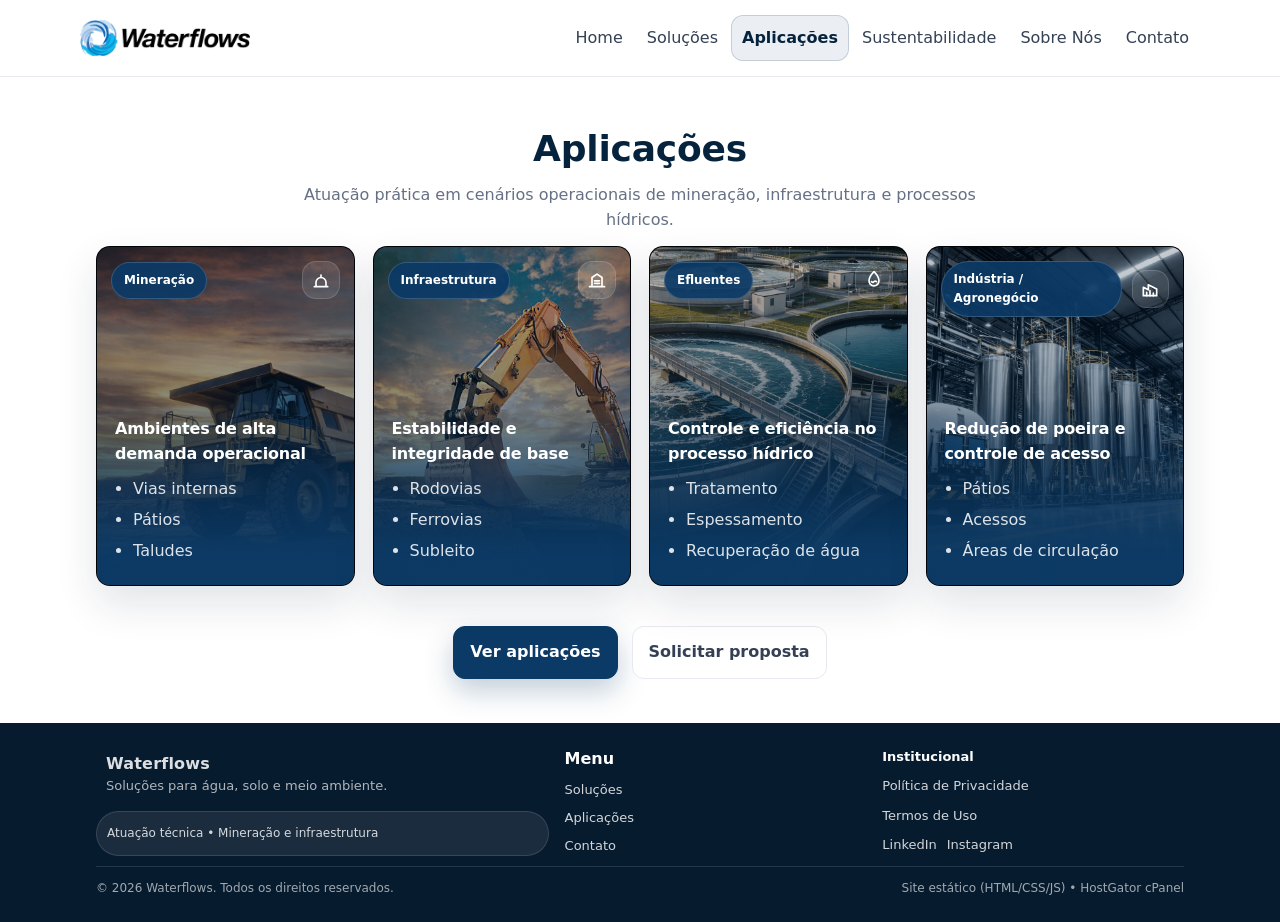
<file: aplicacoes.html>
<!doctype html>
<html lang="pt-BR">
<head>
  <meta charset="utf-8" />
  <meta name="viewport" content="width=device-width, initial-scale=1" />
  <title>Aplicações | Waterflows</title>
  <meta name="description" content="Aplicações em mineração, infraestrutura, efluentes e indústria/agronegócio com abordagem técnica e suporte em campo." />
  <meta name="theme-color" content="#0B3A66" />
  <link rel="stylesheet" href="./assets/css/styles.css" />
</head>

<body data-page="aplicacoes">
  <a class="skip-link" href="#conteudo">Pular para o conteúdo</a>

  <header class="site-header" aria-label="Cabeçalho">
    <div class="container header-inner">
        <a class="brand" href="./index.html" aria-label="Ir para a Home Waterflows">
          <img class="brand-logo" src="./assets/img/logo-water-flow.png" alt="Waterflows" />
          <span class="brand-text">
        </a>

      <button class="nav-toggle" type="button" data-nav-toggle aria-label="Abrir menu" aria-expanded="false">
        <svg viewBox="0 0 24 24" fill="none" aria-hidden="true">
          <path d="M4 7h16M4 12h16M4 17h16" stroke="currentColor" stroke-width="2" stroke-linecap="round"/>
        </svg>
      </button>

      <nav class="site-nav" data-nav aria-label="Navegação principal">
        <ul class="nav-list">
          <li><a href="./index.html" data-page="home">Home</a></li>
          <li><a href="./solucoes.html" data-page="solucoes">Soluções</a></li>
          <li><a href="./aplicacoes.html" data-page="aplicacoes">Aplicações</a></li>
          <li><a href="./sustentabilidade.html" data-page="sustentabilidade">Sustentabilidade</a></li>
          <li><a href="./sobre.html" data-page="sobre">Sobre Nós</a></li>
          <li><a href="./contato.html" data-page="contato">Contato</a></li>
        </ul>
      </nav>

    </div>
  </header>

<section class="section" aria-label="Aplicações">
  <div class="container">
    <div class="section-head center">
      <h2>Aplicações</h2>
      <p>Atuação prática em cenários operacionais de mineração, infraestrutura e processos hídricos.</p>
    </div>

    <div class="apps-media-grid">

      <article class="app-media-card">
        <div class="app-media">
          <img src="./assets/img/mineração.png"
               alt="Mineração: vias internas, pátios e taludes"
               loading="lazy" decoding="async">
        </div>

        <div class="app-media-overlay"></div>

        <div class="app-media-top">
          <span class="app-chip">Mineração</span>
          <span class="app-miniicon" aria-hidden="true">
            <svg viewBox="0 0 24 24" fill="none">
              <path d="M4 20h16" stroke="currentColor" stroke-width="2" stroke-linecap="round"/>
              <path d="M6 20v-5a6 6 0 0 1 12 0v5" stroke="currentColor" stroke-width="2" stroke-linejoin="round"/>
              <path d="M12 9V6" stroke="currentColor" stroke-width="2" stroke-linecap="round"/>
            </svg>
          </span>
        </div>

        <div class="app-media-bottom">
          <h3>Ambientes de alta demanda operacional</h3>
          <ul class="app-media-list">
            <li>Vias internas</li>
            <li>Pátios</li>
            <li>Taludes</li>
          </ul>
        </div>
      </article>

      <article class="app-media-card">
        <div class="app-media">
          <img src="./assets/img/infraestrutura.jpg"
               alt="Infraestrutura: rodovias, ferrovias e subleito"
               loading="lazy" decoding="async">
        </div>

        <div class="app-media-overlay"></div>

        <div class="app-media-top">
          <span class="app-chip">Infraestrutura</span>
          <span class="app-miniicon" aria-hidden="true">
            <svg viewBox="0 0 24 24" fill="none">
              <path d="M3 20h18" stroke="currentColor" stroke-width="2" stroke-linecap="round"/>
              <path d="M6 20V9l6-4 6 4v11" stroke="currentColor" stroke-width="2" stroke-linejoin="round"/>
              <path d="M9 13h6M9 16h6" stroke="currentColor" stroke-width="2" stroke-linecap="round"/>
            </svg>
          </span>
        </div>

        <div class="app-media-bottom">
          <h3>Estabilidade e integridade de base</h3>
          <ul class="app-media-list">
            <li>Rodovias</li>
            <li>Ferrovias</li>
            <li>Subleito</li>
          </ul>
        </div>
      </article>

      <article class="app-media-card">
        <div class="app-media">
          <img src="./assets/img/efluentes.png"
               alt="Efluentes: tratamento, espessamento e recuperação de água"
               loading="lazy" decoding="async">
        </div>

        <div class="app-media-overlay"></div>

        <div class="app-media-top">
          <span class="app-chip">Efluentes</span>
          <span class="app-miniicon" aria-hidden="true">
            <svg viewBox="0 0 24 24" fill="none">
              <path d="M12 2s6 6 6 11a6 6 0 0 1-12 0c0-5 6-11 6-11Z" stroke="currentColor" stroke-width="2" stroke-linejoin="round"/>
              <path d="M9 14c1 1 2 1 3 0 1-1 2-1 3 0" stroke="currentColor" stroke-width="2" stroke-linecap="round"/>
            </svg>
          </span>
        </div>

        <div class="app-media-bottom">
          <h3>Controle e eficiência no processo hídrico</h3>
          <ul class="app-media-list">
            <li>Tratamento</li>
            <li>Espessamento</li>
            <li>Recuperação de água</li>
          </ul>
        </div>
      </article>

      <article class="app-media-card">
        <div class="app-media">
          <img src="./assets/img/industria.png"
               alt="Indústria e agronegócio: pátios, acessos e áreas de circulação"
               loading="lazy" decoding="async">
        </div>

        <div class="app-media-overlay"></div>

        <div class="app-media-top">
          <span class="app-chip">Indústria / Agronegócio</span>
          <span class="app-miniicon" aria-hidden="true">
            <svg viewBox="0 0 24 24" fill="none">
              <path d="M4 20V10l6 3V7l10 5v8H4Z" stroke="currentColor" stroke-width="2" stroke-linejoin="round"/>
              <path d="M8 20v-4M12 20v-6M16 20v-3" stroke="currentColor" stroke-width="2" stroke-linecap="round"/>
            </svg>
          </span>
        </div>

        <div class="app-media-bottom">
          <h3>Redução de poeira e controle de acesso</h3>
          <ul class="app-media-list">
            <li>Pátios</li>
            <li>Acessos</li>
            <li>Áreas de circulação</li>
          </ul>
        </div>
      </article>

    </div>

    <div class="section-actions">
      <a class="btn btn-primary" href="./aplicacoes.html">Ver aplicações</a>
      <a class="btn" href="./contato.html">Solicitar proposta</a>
    </div>
  </div>
</section>
    </section>
  </main>

  <footer class="site-footer" aria-label="Rodapé">
    <div class="container">
      <div class="footer-grid">
        <div class="footer-brand">
          <div class="brand">
            <span class="brand-mark" aria-hidden="true"></span>
            <div>
              <div class="footer-title">Waterflows</div>
              <div class="footer-muted">Soluções para água, solo e meio ambiente.</div>
            </div>
          </div>
          <div class="badge">Atuação técnica • Mineração e infraestrutura</div>
        </div>

        <div class="footer-links">
          <strong style="color:#fff;">Menu</strong>
          <a href="./solucoes.html">Soluções</a>
          <a href="./aplicacoes.html">Aplicações</a>
          <a href="./contato.html">Contato</a>
        </div>

        <div class="footer-links" aria-label="Links institucionais">
          <strong class="footer-h">Institucional</strong>
          <a href="./politica-de-privacidade.html" aria-label="Política de Privacidade (placeholder)">Política de Privacidade</a>
          <a href="./termos.html" aria-label="Termos de Uso (placeholder)">Termos de Uso</a>
          <div class="social" aria-label="Redes sociais">
            <a href="https://www.linkedin.com/company/waterflows-br/?originalSubdomain=br" aria-label="LinkedIn (placeholder)">LinkedIn</a>
            <a href="https://www.instagram.com/waterflowsbioquimica/" target="_blank" rel="noopener">Instagram</a>
          </div>
        </div>
      </div>

      <div class="footer-bottom">
        <span>© <span id="year"></span> Waterflows. Todos os direitos reservados.</span>
        <span>Site estático (HTML/CSS/JS) • HostGator cPanel</span>
      </div>
    </div>

    <script>document.getElementById('year').textContent = new Date().getFullYear();</script>
  </footer>

  <script src="./assets/js/main.js" defer></script>
</body>
</html>
</file>
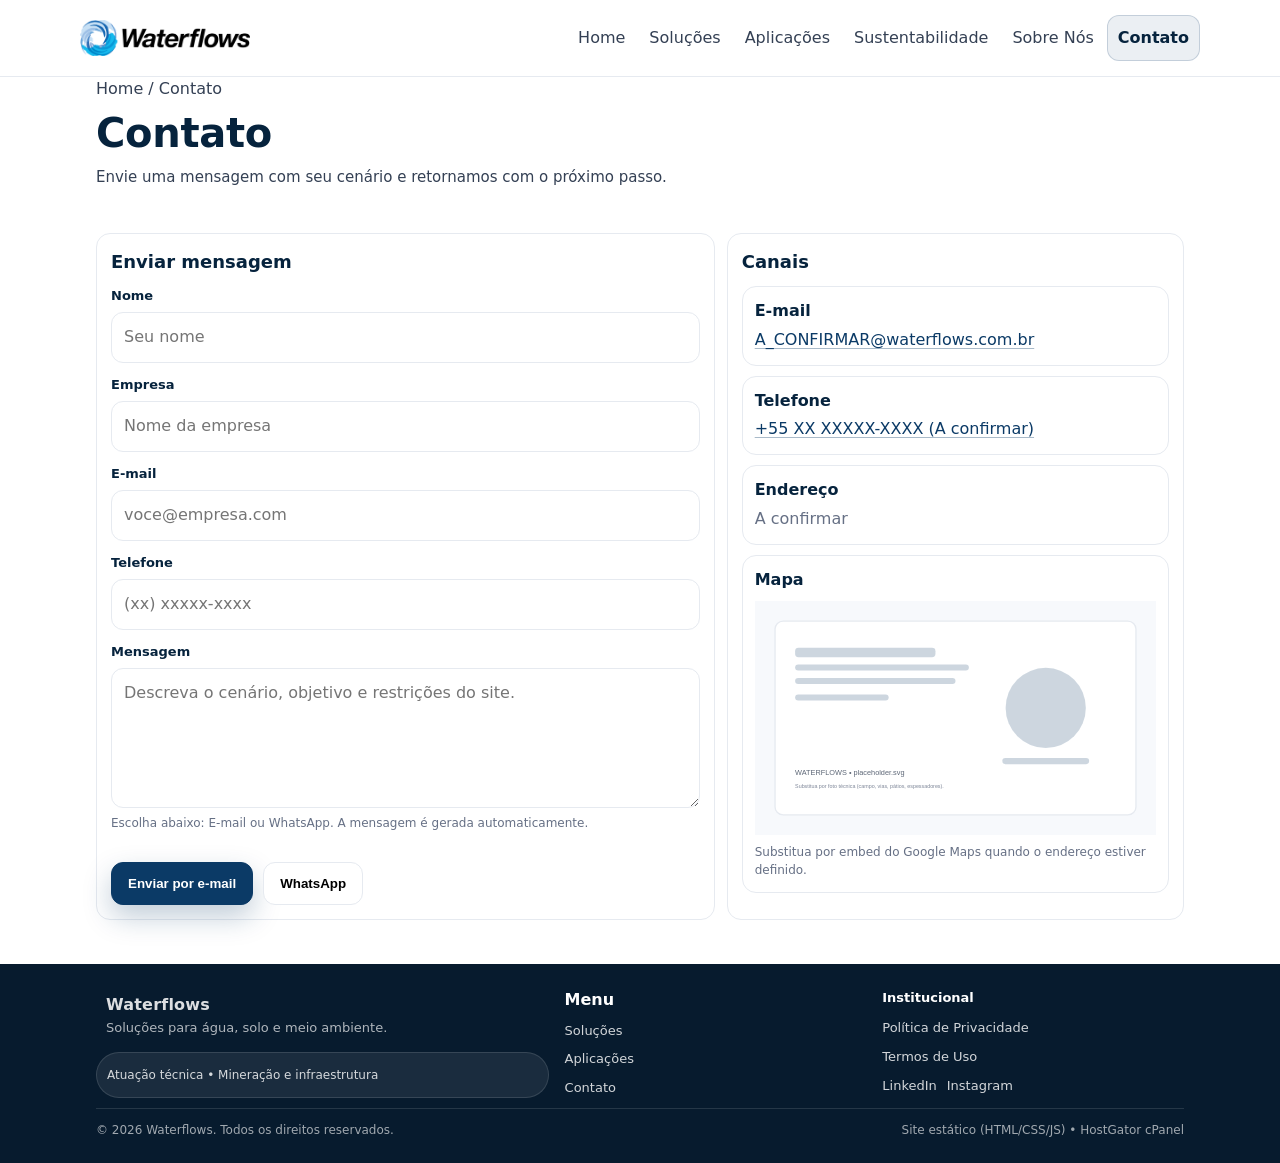
<file: contato.html>
<!doctype html>
<html lang="pt-BR">
<head>
  <meta charset="utf-8" />
  <meta name="viewport" content="width=device-width, initial-scale=1" />
  <title>Contato | Waterflows</title>
  <meta name="description" content="Fale com especialista, solicite proposta e envie mensagem via e-mail ou WhatsApp." />
  <meta name="theme-color" content="#0B3A66" />
  <link rel="stylesheet" href="./assets/css/styles.css" />
</head>

<body data-page="contato">
  <a class="skip-link" href="#conteudo">Pular para o conteúdo</a>

  <header class="site-header" aria-label="Cabeçalho">
    <div class="container header-inner">
        <a class="brand" href="./index.html" aria-label="Ir para a Home Waterflows">
          <img class="brand-logo" src="./assets/img/logo-water-flow.png" alt="Waterflows" />
          <span class="brand-text">
        </a>

      <button class="nav-toggle" type="button" data-nav-toggle aria-label="Abrir menu" aria-expanded="false">
        <svg viewBox="0 0 24 24" fill="none" aria-hidden="true">
          <path d="M4 7h16M4 12h16M4 17h16" stroke="currentColor" stroke-width="2" stroke-linecap="round"/>
        </svg>
      </button>

      <nav class="site-nav" data-nav aria-label="Navegação principal">
        <ul class="nav-list">
          <li><a href="./index.html" data-page="home">Home</a></li>
          <li><a href="./solucoes.html" data-page="solucoes">Soluções</a></li>
          <li><a href="./aplicacoes.html" data-page="aplicacoes">Aplicações</a></li>
          <li><a href="./sustentabilidade.html" data-page="sustentabilidade">Sustentabilidade</a></li>
          <li><a href="./sobre.html" data-page="sobre">Sobre Nós</a></li>
          <li><a href="./contato.html" data-page="contato">Contato</a></li>
        </ul>
      </nav>
    </div>
  </header>

  <div data-nav-overlay hidden style="position:fixed; inset:0; background:rgba(6,35,61,0.25); z-index:900;"></div>

  <main id="conteudo">
    <section class="page-hero">
      <div class="container">
        <div class="breadcrumb">Home / Contato</div>
        <h1>Contato</h1>
        <p class="lead">Envie uma mensagem com seu cenário e retornamos com o próximo passo.</p>
      </div>
    </section>

    <section class="section" aria-label="Formulário e dados">
      <div class="container contact-grid">
        <div class="card" aria-label="Formulário de contato">
          <h2 style="margin:0 0 10px 0; font-size:18px; color:#06233D;">Enviar mensagem</h2>

          <!-- ✅ id no form para JS -->
          <form class="form" id="contactForm" data-contact-form autocomplete="on">
            <div class="field">
              <label for="nome">Nome</label>
              <input id="nome" name="nome" type="text" autocomplete="name" placeholder="Seu nome" required />
            </div>

            <div class="field">
              <label for="empresa">Empresa</label>
              <input id="empresa" name="empresa" type="text" placeholder="Nome da empresa" />
            </div>

            <div class="field">
              <label for="email">E-mail</label>
              <input id="email" name="email" type="email" autocomplete="email" placeholder="voce@empresa.com" required />
            </div>

            <div class="field">
              <label for="telefone">Telefone</label>
              <input id="telefone" name="telefone" type="tel" autocomplete="tel" placeholder="(xx) xxxxx-xxxx" />
            </div>

            <div class="field">
              <label for="mensagem">Mensagem</label>
              <textarea id="mensagem" name="mensagem" placeholder="Descreva o cenário, objetivo e restrições do site." required></textarea>
              <div class="helper">Escolha abaixo: E-mail ou WhatsApp. A mensagem é gerada automaticamente.</div>
            </div>

            <div class="hero-actions">
              <!-- ✅ era submit; agora é button -->
              <button class="btn btn-primary" id="btnEmail" type="button">Enviar por e-mail</button>

              <!-- ✅ era link fixo; agora é button com JS -->
              <button class="btn" id="btnWhats" type="button">WhatsApp</button>
            </div>
          </form>
        </div>

        <aside class="card" aria-label="Dados de contato">
          <h2 style="margin:0 0 10px 0; font-size:18px; color:#06233D;">Canais</h2>

          <div class="grid" style="gap:10px;">
            <div class="card" style="padding:12px;">
              <h3 style="margin:0 0 4px 0;">E-mail</h3>
              <p style="margin:0; color:#667085;">
                <a href="mailto:A_CONFIRMAR@waterflows.com.br">A_CONFIRMAR@waterflows.com.br</a>
              </p>
            </div>

            <div class="card" style="padding:12px;">
              <h3 style="margin:0 0 4px 0;">Telefone</h3>
              <p style="margin:0; color:#667085;">
                <a href="tel:+55XXXXXXXXXXX">+55 XX XXXXX-XXXX (A confirmar)</a>
              </p>
            </div>

            <div class="card" style="padding:12px;">
              <h3 style="margin:0 0 4px 0;">Endereço</h3>
              <p style="margin:0; color:#667085;">A confirmar</p>
            </div>

            <div class="card" style="padding:12px;">
              <h3 style="margin:0 0 8px 0;">Mapa</h3>
              <img src="./assets/img/placeholder.svg" alt="Mapa placeholder" loading="lazy" />
              <p class="helper" style="margin-top:8px;">Substitua por embed do Google Maps quando o endereço estiver definido.</p>
            </div>
          </div>
        </aside>
      </div>
    </section>
  </main>

  <footer class="site-footer" aria-label="Rodapé">
    <div class="container">
      <div class="footer-grid">
        <div class="footer-brand">
          <div class="brand">
            <span class="brand-mark" aria-hidden="true"></span>
            <div>
              <div class="footer-title">Waterflows</div>
              <div class="footer-muted">Soluções para água, solo e meio ambiente.</div>
            </div>
          </div>
          <div class="badge">Atuação técnica • Mineração e infraestrutura</div>
        </div>

        <div class="footer-links">
          <strong style="color:#fff;">Menu</strong>
          <a href="./solucoes.html">Soluções</a>
          <a href="./aplicacoes.html">Aplicações</a>
          <a href="./contato.html">Contato</a>
        </div>

        <div class="footer-links" aria-label="Links institucionais">
          <strong class="footer-h">Institucional</strong>
          <a href="./politica-de-privacidade.html" aria-label="Política de Privacidade (placeholder)">Política de Privacidade</a>
          <a href="./termos.html" aria-label="Termos de Uso (placeholder)">Termos de Uso</a>
          <div class="social" aria-label="Redes sociais">
            <a href="https://www.linkedin.com/company/waterflows-br/?originalSubdomain=br" aria-label="LinkedIn (placeholder)">LinkedIn</a>
            <a href="https://www.instagram.com/waterflowsbioquimica/" target="_blank" rel="noopener">Instagram</a>
          </div>
        </div>
      </div>

      <div class="footer-bottom">
        <span>© <span id="year"></span> Waterflows. Todos os direitos reservados.</span>
        <span>Site estático (HTML/CSS/JS) • HostGator cPanel</span>
      </div>
    </div>
  </footer>

  <script>
    // ano
    document.getElementById('year').textContent = new Date().getFullYear();

    // ====== CONTATO: mailto + whatsapp com campos preenchidos ======
    (function () {
      // ✅ AJUSTE AQUI
      const DEST_EMAIL = "A_CONFIRMAR@waterflows.com.br";
      const DEST_WAPP  = "5511987007388"; // só números: 55 + DDD + número

      const $ = (id) => document.getElementById(id);

      function clean(v){ return (v || "").trim(); }

      function getData(){
        return {
          nome: clean($("nome")?.value),
          empresa: clean($("empresa")?.value),
          email: clean($("email")?.value),
          telefone: clean($("telefone")?.value),
          mensagem: clean($("mensagem")?.value),
        };
      }

      function validate(data){
        if (!data.nome || !data.email || !data.mensagem) return false;
        return true;
      }

      function buildText(data){
        return [
          "Contato pelo site — Waterflows",
          "",
          `Nome: ${data.nome || "-"}`,
          `Empresa: ${data.empresa || "-"}`,
          `E-mail: ${data.email || "-"}`,
          `Telefone: ${data.telefone || "-"}`,
          "",
          "Mensagem:",
          data.mensagem || "-"
        ].join("\n");
      }

      function openEmail(){
        const data = getData();
        if (!validate(data)){
          alert("Preencha pelo menos Nome, E-mail e Mensagem.");
          return;
        }
        const subject = `Contato — ${data.empresa ? data.empresa + " — " : ""}${data.nome}`;
        const body = buildText(data);
        const mailto = `mailto:${encodeURIComponent(DEST_EMAIL)}?subject=${encodeURIComponent(subject)}&body=${encodeURIComponent(body)}`;
        window.location.href = mailto;
      }

      function openWhats(){
        const data = getData();
        if (!validate(data)){
          alert("Preencha pelo menos Nome, E-mail e Mensagem.");
          return;
        }
        const text = buildText(data);
        const url = `https://wa.me/${DEST_WAPP}?text=${encodeURIComponent(text)}`;
        window.open(url, "_blank", "noopener,noreferrer");
      }

      // evita submit acidental
      $("contactForm")?.addEventListener("submit", function(e){ e.preventDefault(); });

      $("btnEmail")?.addEventListener("click", openEmail);
      $("btnWhats")?.addEventListener("click", openWhats);
    })();
  </script>

  <script src="./assets/js/main.js" defer></script>
</body>
</html>
</file>
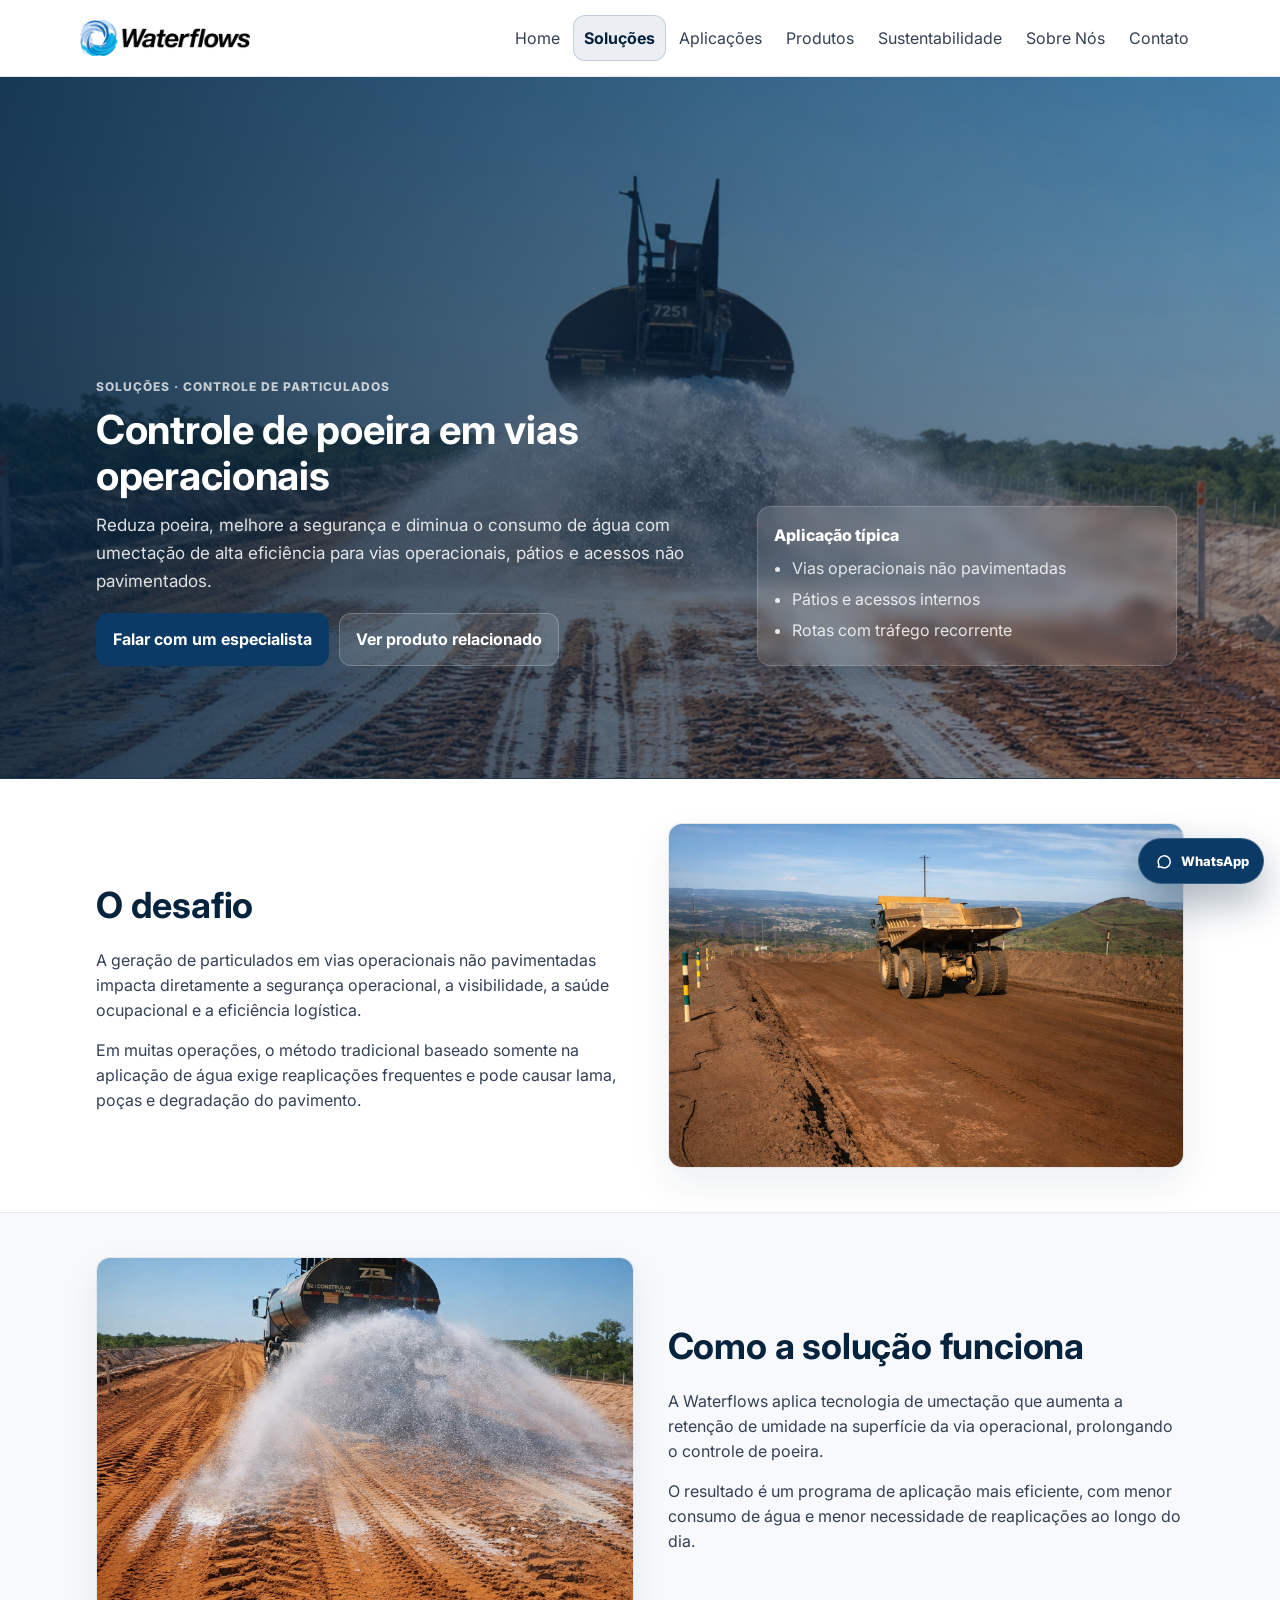
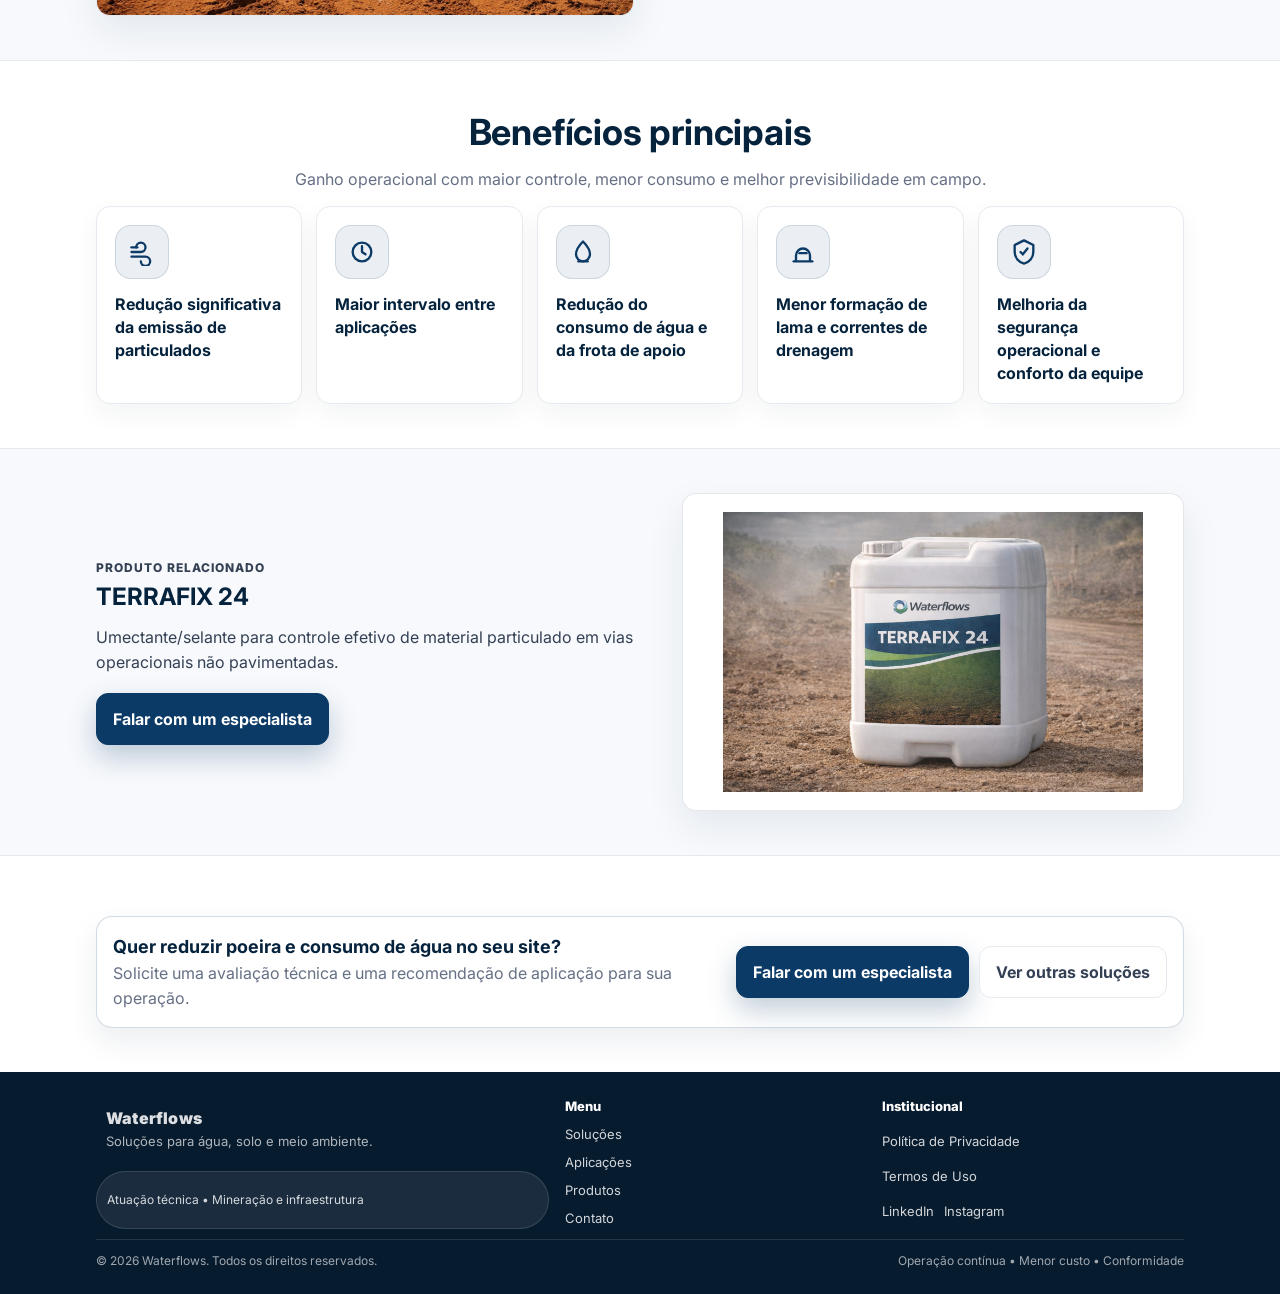
<file: controle-poeira-vias.html>
<!doctype html>
<html lang="pt-BR">
<head>
  <meta charset="utf-8" />
  <meta name="viewport" content="width=device-width, initial-scale=1" />
  <title>Controle de poeira em vias operacionais | Waterflows</title>
  <meta name="description" content="Reduza poeira, melhore a segurança e diminua o consumo de água com umectação de alta eficiência para vias operacionais, pátios e acessos não pavimentados." />
  <meta name="theme-color" content="#0B3A66" />

  <link rel="preconnect" href="https://fonts.googleapis.com">
  <link rel="preconnect" href="https://fonts.gstatic.com" crossorigin>
  <link href="https://fonts.googleapis.com/css2?family=Inter:wght@400;600;700;800;900&display=swap" rel="stylesheet">

  <link rel="stylesheet" href="./assets/css/styles.css" />
</head>

<body data-page="solucoes">
  <a class="skip-link" href="#conteudo">Pular para o conteúdo</a>

  <header class="site-header" aria-label="Cabeçalho">
    <div class="container header-inner">
      <a class="brand brand--logo-only" href="./index.html" aria-label="Ir para a Home Waterflows">
        <img class="brand-logo" src="./assets/img/logo-water-flow.png" alt="Waterflows" width="170" height="52" loading="eager" decoding="async">
      </a>

      <button
        class="nav-toggle"
        type="button"
        data-nav-toggle
        aria-label="Abrir menu"
        aria-controls="site-nav"
        aria-expanded="false">
        <svg viewBox="0 0 24 24" fill="none" aria-hidden="true">
          <path d="M4 7h16M4 12h16M4 17h16" stroke="currentColor" stroke-width="2" stroke-linecap="round"/>
        </svg>
      </button>

      <nav class="site-nav" id="site-nav" data-nav aria-label="Navegação principal">
        <ul class="nav-list">
          <li><a href="./index.html" data-page="home">Home</a></li>
          <li><a href="./solucoes.html" data-page="solucoes">Soluções</a></li>
          <li><a href="./aplicacoes.html" data-page="aplicacoes">Aplicações</a></li>
          <li><a href="./produtos.html" data-page="produtos">Produtos</a></li>
          <li><a href="./sustentabilidade.html" data-page="sustentabilidade">Sustentabilidade</a></li>
          <li><a href="./sobre.html" data-page="sobre">Sobre Nós</a></li>
          <li><a href="./contato.html" data-page="contato">Contato</a></li>
        </ul>
      </nav>
    </div>
  </header>

  <div class="nav-overlay" data-nav-overlay hidden></div>

  <main id="conteudo">

    <!-- HERO -->
    <section class="solution-hero" aria-label="Controle de poeira em vias operacionais">
      <div class="solution-hero-bg">
        <img src="./assets/img/controle-poeira-vias.png" alt="Caminhão realizando umectação em via operacional não pavimentada" loading="eager" decoding="async">
      </div>

      <div class="solution-hero-overlay"></div>

      <div class="container solution-hero-inner">
        <div class="solution-hero-copy">
          <p class="solution-eyebrow">Soluções &middot; Controle de particulados</p>
          <h1>Controle de poeira em vias operacionais</h1>
          <p class="solution-lead">
            Reduza poeira, melhore a segurança e diminua o consumo de água com umectação de alta eficiência para vias operacionais, pátios e acessos não pavimentados.
          </p>

          <div class="hero-actions" aria-label="Ações principais">
            <a class="btn btn-primary" href="./contato.html">Falar com um especialista</a>
            <a class="btn btn-invert" href="#produto-relacionado">Ver produto relacionado</a>
          </div>
        </div>

        <aside class="solution-hero-panel" aria-label="Resumo da solução">
          <p class="panel-title">Aplicação típica</p>
          <ul class="panel-list">
            <li>Vias operacionais não pavimentadas</li>
            <li>Pátios e acessos internos</li>
            <li>Rotas com tráfego recorrente</li>
          </ul>
        </aside>
      </div>
    </section>

    <!-- DESAFIO -->
    <section class="section solution-block" aria-labelledby="desafio-title">
      <div class="container">
        <div class="solution-split">
          <div class="solution-copy">
            <div class="section-head">
              <h2 id="desafio-title">O desafio</h2>
            </div>

            <p>
              A geração de particulados em vias operacionais não pavimentadas impacta diretamente a segurança operacional, a visibilidade, a saúde ocupacional e a eficiência logística.
            </p>

            <p>
              Em muitas operações, o método tradicional baseado somente na aplicação de água exige reaplicações frequentes e pode causar lama, poças e degradação do pavimento.
            </p>
          </div>

          <div class="solution-media-card">
            <img src="./assets/img/controle-poeira-vias-2.png" alt="Via operacional tratada com menor emissão de poeira durante circulação de caminhão" loading="lazy" decoding="async">
          </div>
        </div>
      </div>
    </section>

<section class="section soft solution-block" aria-labelledby="como-funciona-title">
  <div class="container">
    <div class="solution-split">
      <div class="solution-media-card">
        <img src="./assets/img/controle-poeira-vias-3.png" alt="Aplicação de umectação em via operacional com caminhão-pipa" loading="lazy" decoding="async">
      </div>

      <div class="solution-copy">
        <div class="section-head">
          <h2 id="como-funciona-title">Como a solução funciona</h2>
        </div>

        <p>
          A Waterflows aplica tecnologia de umectação que aumenta a retenção de umidade na superfície da via operacional, prolongando o controle de poeira.
        </p>

        <p>
          O resultado é um programa de aplicação mais eficiente, com menor consumo de água e menor necessidade de reaplicações ao longo do dia.
        </p>
      </div>
    </div>
  </div>
</section>
    <!-- BENEFÍCIOS -->
    <section class="section" aria-labelledby="beneficios-title">
      <div class="container">
        <div class="section-head center">
          <h2 id="beneficios-title">Benefícios principais</h2>
          <p>Ganho operacional com maior controle, menor consumo e melhor previsibilidade em campo.</p>
        </div>

        <div class="solution-benefits-grid">

          <article class="solution-benefit-card">
            <div class="solution-benefit-icon" aria-hidden="true">
              <svg viewBox="0 0 24 24" fill="none">
                <path d="M3 12h8a4 4 0 1 0-4-4" stroke="currentColor" stroke-width="2" stroke-linecap="round"/>
                <path d="M3 16h12a4 4 0 1 1-4 4" stroke="currentColor" stroke-width="2" stroke-linecap="round"/>
                <path d="M3 8h5" stroke="currentColor" stroke-width="2" stroke-linecap="round"/>
              </svg>
            </div>
            <h3>Redução significativa da emissão de particulados</h3>
          </article>

          <article class="solution-benefit-card">
            <div class="solution-benefit-icon" aria-hidden="true">
              <svg viewBox="0 0 24 24" fill="none">
                <path d="M12 7v5l3 2" stroke="currentColor" stroke-width="2" stroke-linecap="round" stroke-linejoin="round"/>
                <circle cx="12" cy="12" r="8" stroke="currentColor" stroke-width="2"/>
              </svg>
            </div>
            <h3>Maior intervalo entre aplicações</h3>
          </article>

          <article class="solution-benefit-card">
            <div class="solution-benefit-icon" aria-hidden="true">
              <svg viewBox="0 0 24 24" fill="none">
                <path d="M12 3s6 6 6 11a6 6 0 0 1-12 0c0-5 6-11 6-11Z" stroke="currentColor" stroke-width="2" stroke-linejoin="round"/>
                <path d="M8 20h8" stroke="currentColor" stroke-width="2" stroke-linecap="round"/>
              </svg>
            </div>
            <h3>Redução do consumo de água e da frota de apoio</h3>
          </article>

          <article class="solution-benefit-card">
            <div class="solution-benefit-icon" aria-hidden="true">
              <svg viewBox="0 0 24 24" fill="none">
                <path d="M4 20h16" stroke="currentColor" stroke-width="2" stroke-linecap="round"/>
                <path d="M6 20v-5a6 6 0 0 1 12 0v5" stroke="currentColor" stroke-width="2" stroke-linejoin="round"/>
                <path d="M9 13h6" stroke="currentColor" stroke-width="2" stroke-linecap="round"/>
              </svg>
            </div>
            <h3>Menor formação de lama e correntes de drenagem</h3>
          </article>

          <article class="solution-benefit-card">
            <div class="solution-benefit-icon" aria-hidden="true">
              <svg viewBox="0 0 24 24" fill="none">
                <path d="M12 2 20 6v6c0 5-3.5 9-8 10C7.5 21 4 17 4 12V6l8-4Z" stroke="currentColor" stroke-width="2" stroke-linejoin="round"/>
                <path d="M9 12l2 2 4-5" stroke="currentColor" stroke-width="2" stroke-linecap="round"/>
              </svg>
            </div>
            <h3>Melhoria da segurança operacional e conforto da equipe</h3>
          </article>

        </div>
      </div>
    </section>

    <!-- PRODUTO RELACIONADO -->
    <section class="section soft solution-product-band" id="produto-relacionado" aria-labelledby="produto-title">
      <div class="container">
        <div class="solution-product-wrap">
          <div class="solution-product-copy">
            <p class="solution-product-label">Produto relacionado</p>
            <h2 id="produto-title">TERRAFIX 24</h2>
            <p>
              Umectante/selante para controle efetivo de material particulado em vias operacionais não pavimentadas.
            </p>

            <div class="hero-actions hero-actions--cta">
              <a class="btn btn-primary" href="./contato.html">Falar com um especialista</a>
            </div>
          </div>

          <div class="solution-product-media">
            <img src="./assets/img/terrafix-24.jpeg" alt="Embalagem do produto TERRAFIX 24" loading="lazy" decoding="async">
          </div>
        </div>
      </div>
    </section>

    <!-- CTA FINAL -->
    <section class="section">
      <div class="container">
        <div class="cta" aria-label="Chamada final">
          <div>
            <h2>Quer reduzir poeira e consumo de água no seu site?</h2>
            <p>Solicite uma avaliação técnica e uma recomendação de aplicação para sua operação.</p>
          </div>
          <div class="hero-actions hero-actions--cta">
            <a class="btn btn-primary" href="./contato.html">Falar com um especialista</a>
            <a class="btn" href="./solucoes.html">Ver outras soluções</a>
          </div>
        </div>
      </div>
    </section>

  </main>

  <footer class="site-footer" aria-label="Rodapé">
    <div class="container">
      <div class="footer-grid">
        <div class="footer-brand">
          <div class="brand" aria-label="Marca Waterflows">
            <span class="brand-mark" aria-hidden="true"></span>
            <div>
              <div class="footer-title">Waterflows</div>
              <div class="footer-muted">Soluções para água, solo e meio ambiente.</div>
            </div>
          </div>
          <div class="badge">Atuação técnica • Mineração e infraestrutura</div>
        </div>

        <div class="footer-links" aria-label="Menu rápido">
          <strong class="footer-h">Menu</strong>
          <a href="./solucoes.html">Soluções</a>
          <a href="./aplicacoes.html">Aplicações</a>
          <a href="./produtos.html">Produtos</a>
          <a href="./contato.html">Contato</a>
        </div>

        <div class="footer-links" aria-label="Links institucionais">
          <strong class="footer-h">Institucional</strong>
          <a href="./politica-de-privacidade.html">Política de Privacidade</a>
          <a href="./termos-de-uso.html">Termos de Uso</a>
          <div class="social" aria-label="Redes sociais">
            <a href="https://www.linkedin.com/company/waterflows-br/?originalSubdomain=br" target="_blank" rel="noopener">LinkedIn</a>
            <a href="https://www.instagram.com/waterflowsbioquimica/" target="_blank" rel="noopener">Instagram</a>
          </div>
        </div>
      </div>

      <div class="footer-bottom" aria-label="Direitos autorais">
        <span>© <span id="year"></span> Waterflows. Todos os direitos reservados.</span>
        <span class="footer-tech">Operação contínua • Menor custo • Conformidade</span>
      </div>
    </div>

    <script>
      document.getElementById('year').textContent = new Date().getFullYear();
    </script>
  </footer>

  <a class="fab"
     href="https://wa.me/55XXXXXXXXXXX?text=Ol%C3%A1%21%20Quero%20falar%20com%20um%20especialista%20Waterflows."
     target="_blank" rel="noopener"
     aria-label="Falar no WhatsApp">
    <svg viewBox="0 0 24 24" fill="none" aria-hidden="true">
      <path d="M7 20l1-3a8 8 0 1 1 3 3l-4 0Z" stroke="currentColor" stroke-width="2" stroke-linejoin="round"/>
    </svg>
    <span>WhatsApp</span>
  </a>

  <script src="./assets/js/main.js" defer></script>
</body>
</html>
</file>
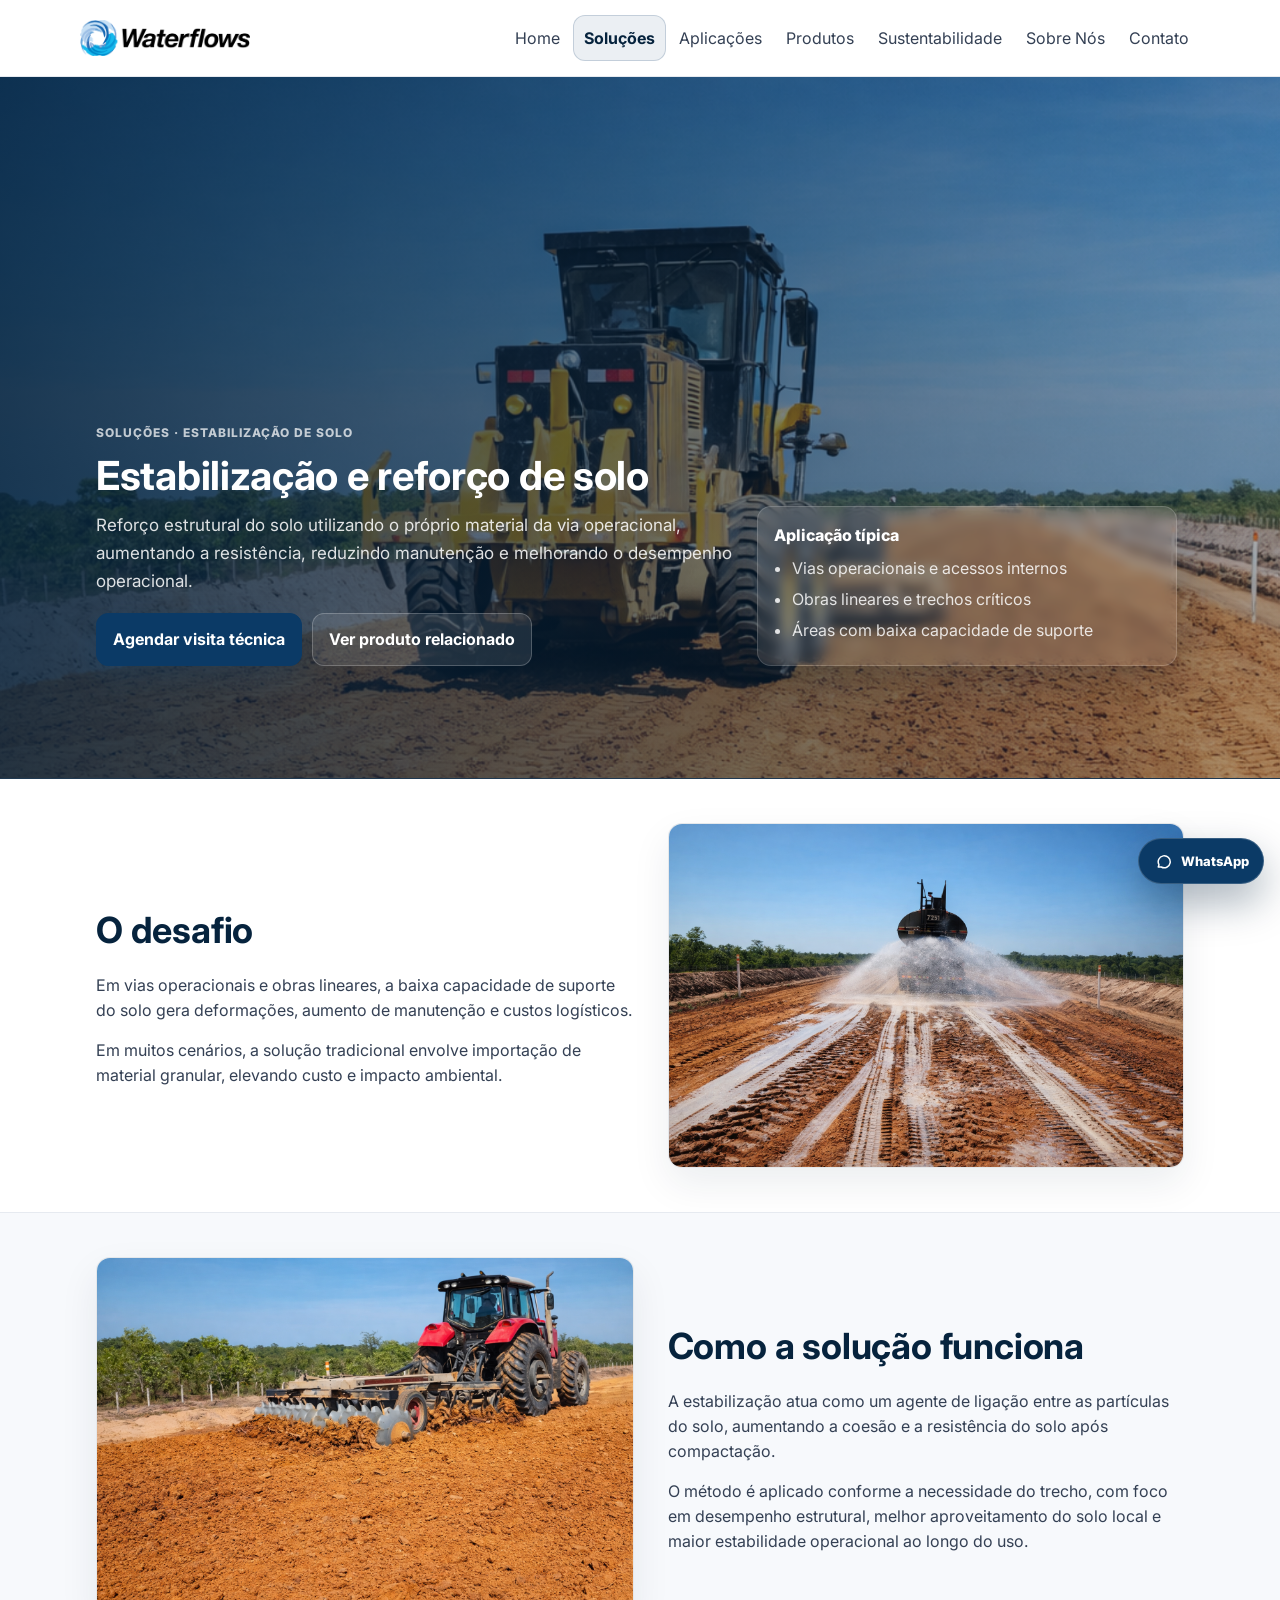
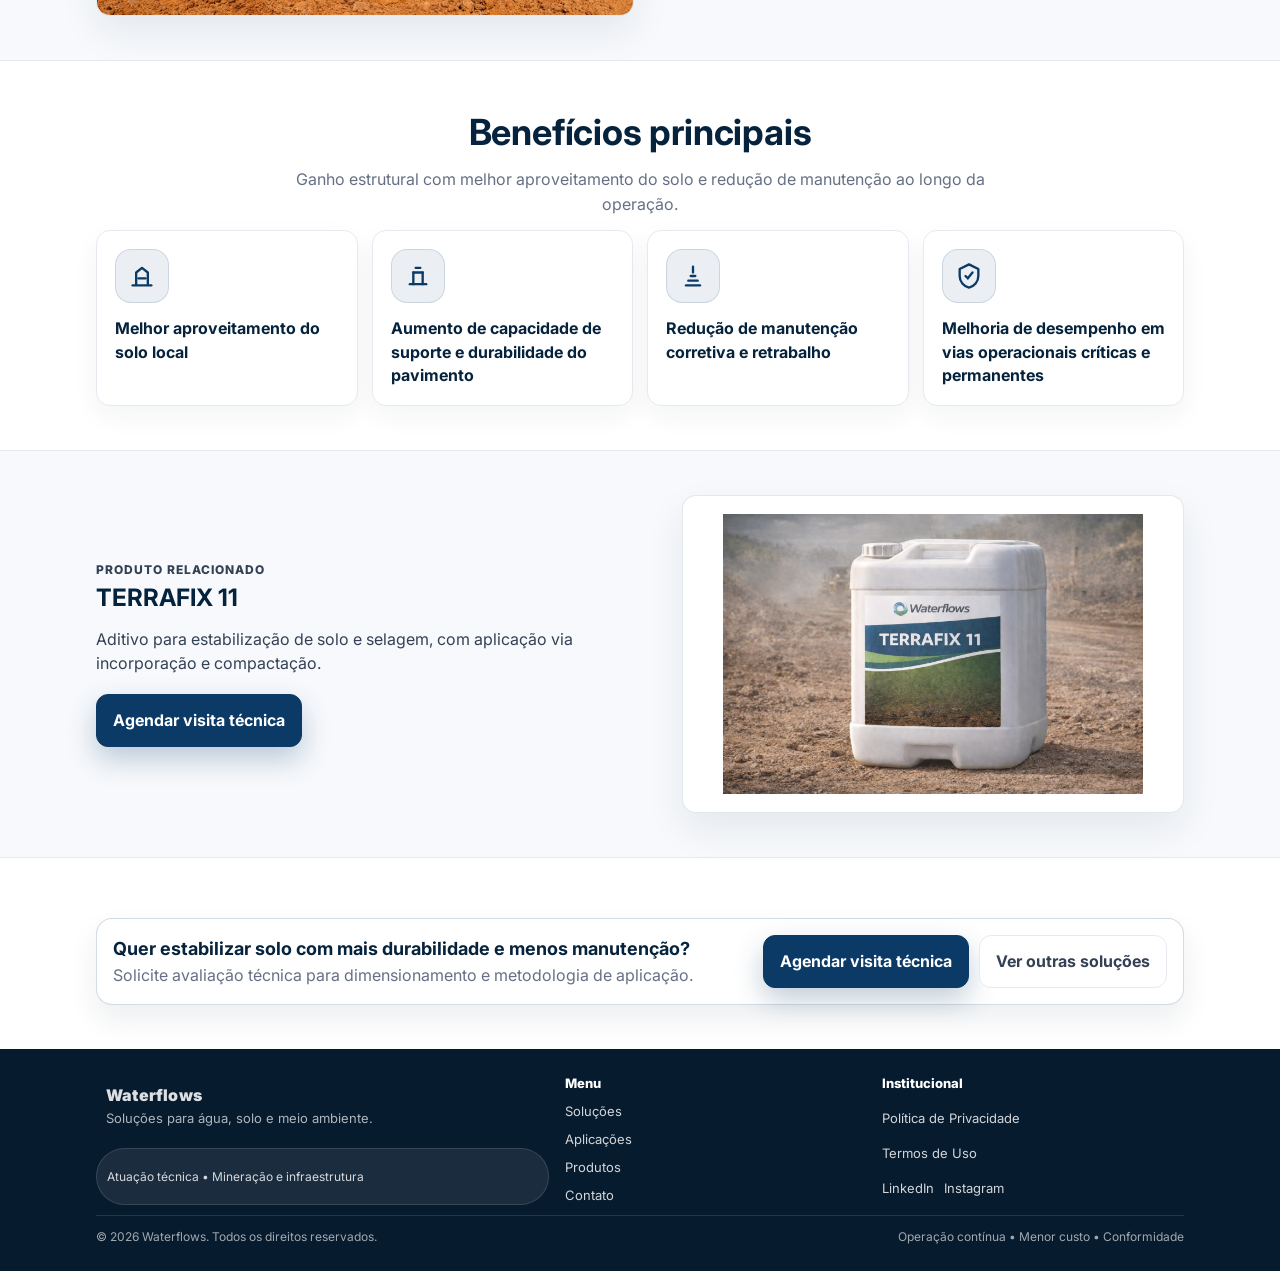
<file: estabilizacao-solo.html>
<!doctype html>
<html lang="pt-BR">
<head>
  <meta charset="utf-8" />
  <meta name="viewport" content="width=device-width, initial-scale=1" />
  <title>Estabilização e reforço de solo | Waterflows</title>
  <meta name="description" content="Reforço estrutural do solo utilizando o próprio material da via operacional, aumentando a resistência, reduzindo manutenção e melhorando o desempenho operacional." />
  <meta name="theme-color" content="#0B3A66" />

  <link rel="preconnect" href="https://fonts.googleapis.com">
  <link rel="preconnect" href="https://fonts.gstatic.com" crossorigin>
  <link href="https://fonts.googleapis.com/css2?family=Inter:wght@400;600;700;800;900&display=swap" rel="stylesheet">

  <link rel="stylesheet" href="./assets/css/styles.css" />
</head>

<body data-page="solucoes">
  <a class="skip-link" href="#conteudo">Pular para o conteúdo</a>

  <header class="site-header" aria-label="Cabeçalho">
    <div class="container header-inner">
      <a class="brand brand--logo-only" href="./index.html" aria-label="Ir para a Home Waterflows">
        <img class="brand-logo" src="./assets/img/logo-water-flow.png" alt="Waterflows" width="170" height="52" loading="eager" decoding="async">
      </a>

      <button
        class="nav-toggle"
        type="button"
        data-nav-toggle
        aria-label="Abrir menu"
        aria-controls="site-nav"
        aria-expanded="false">
        <svg viewBox="0 0 24 24" fill="none" aria-hidden="true">
          <path d="M4 7h16M4 12h16M4 17h16" stroke="currentColor" stroke-width="2" stroke-linecap="round"/>
        </svg>
      </button>

      <nav class="site-nav" id="site-nav" data-nav aria-label="Navegação principal">
        <ul class="nav-list">
          <li><a href="./index.html" data-page="home">Home</a></li>
          <li><a href="./solucoes.html" data-page="solucoes">Soluções</a></li>
          <li><a href="./aplicacoes.html" data-page="aplicacoes">Aplicações</a></li>
          <li><a href="./produtos.html" data-page="produtos">Produtos</a></li>
          <li><a href="./sustentabilidade.html" data-page="sustentabilidade">Sustentabilidade</a></li>
          <li><a href="./sobre.html" data-page="sobre">Sobre Nós</a></li>
          <li><a href="./contato.html" data-page="contato">Contato</a></li>
        </ul>
      </nav>
    </div>
  </header>

  <div class="nav-overlay" data-nav-overlay hidden></div>

  <main id="conteudo">

    <!-- HERO -->
    <section class="solution-hero" aria-label="Estabilização e reforço de solo">
      <div class="solution-hero-bg">
        <img src="./assets/img/estabilizacao-solo.png" alt="Operação de estabilização e reforço de solo em via operacional" loading="eager" decoding="async">
      </div>

      <div class="solution-hero-overlay"></div>

      <div class="container solution-hero-inner">
        <div class="solution-hero-copy">
          <p class="solution-eyebrow">Soluções &middot; Estabilização de solo</p>
          <h1>Estabilização e reforço de solo</h1>
          <p class="solution-lead">
            Reforço estrutural do solo utilizando o próprio material da via operacional, aumentando a resistência, reduzindo manutenção e melhorando o desempenho operacional.
          </p>

          <div class="hero-actions" aria-label="Ações principais">
            <a class="btn btn-primary" href="./contato.html">Agendar visita técnica</a>
            <a class="btn btn-invert" href="#produto-relacionado">Ver produto relacionado</a>
          </div>
        </div>

        <aside class="solution-hero-panel" aria-label="Resumo da solução">
          <p class="panel-title">Aplicação típica</p>
          <ul class="panel-list">
            <li>Vias operacionais e acessos internos</li>
            <li>Obras lineares e trechos críticos</li>
            <li>Áreas com baixa capacidade de suporte</li>
          </ul>
        </aside>
      </div>
    </section>

    <!-- DESAFIO -->
    <section class="section solution-block" aria-labelledby="desafio-title">
      <div class="container">
        <div class="solution-split">
          <div class="solution-copy">
            <div class="section-head">
              <h2 id="desafio-title">O desafio</h2>
            </div>

            <p>
              Em vias operacionais e obras lineares, a baixa capacidade de suporte do solo gera deformações, aumento de manutenção e custos logísticos.
            </p>

            <p>
              Em muitos cenários, a solução tradicional envolve importação de material granular, elevando custo e impacto ambiental.
            </p>
          </div>

          <div class="solution-media-card">
            <img src="./assets/img/estabilizacao-solo-2.png" alt="Via operacional em solo sujeita a deformações e desgaste" loading="lazy" decoding="async">
          </div>
        </div>
      </div>
    </section>

    <!-- COMO FUNCIONA -->
    <section class="section soft solution-block" aria-labelledby="como-funciona-title">
      <div class="container">
        <div class="solution-split">
          <div class="solution-media-card">
            <img src="./assets/img/estabilizacao-solo-3.png" alt="Aplicação e compactação em processo de estabilização de solo" loading="lazy" decoding="async">
          </div>

          <div class="solution-copy">
            <div class="section-head">
              <h2 id="como-funciona-title">Como a solução funciona</h2>
            </div>

            <p>
              A estabilização atua como um agente de ligação entre as partículas do solo, aumentando a coesão e a resistência do solo após compactação.
            </p>

            <p>
              O método é aplicado conforme a necessidade do trecho, com foco em desempenho estrutural, melhor aproveitamento do solo local e maior estabilidade operacional ao longo do uso.
            </p>
          </div>
        </div>
      </div>
    </section>

    <!-- BENEFÍCIOS -->
    <section class="section" aria-labelledby="beneficios-title">
      <div class="container">
        <div class="section-head center">
          <h2 id="beneficios-title">Benefícios principais</h2>
          <p>Ganho estrutural com melhor aproveitamento do solo e redução de manutenção ao longo da operação.</p>
        </div>

        <div class="solution-benefits-grid solution-benefits-grid--4">

          <article class="solution-benefit-card">
            <div class="solution-benefit-icon" aria-hidden="true">
              <svg viewBox="0 0 24 24" fill="none">
                <path d="M4 20h16" stroke="currentColor" stroke-width="2" stroke-linecap="round"/>
                <path d="M7 20V9l5-4 5 4v11" stroke="currentColor" stroke-width="2" stroke-linejoin="round"/>
                <path d="M9 14h6" stroke="currentColor" stroke-width="2" stroke-linecap="round"/>
              </svg>
            </div>
            <h3>Melhor aproveitamento do solo local</h3>
          </article>

          <article class="solution-benefit-card">
            <div class="solution-benefit-icon" aria-hidden="true">
              <svg viewBox="0 0 24 24" fill="none">
                <path d="M5 19h14" stroke="currentColor" stroke-width="2" stroke-linecap="round"/>
                <path d="M8 19V9m8 10V9" stroke="currentColor" stroke-width="2" stroke-linecap="round"/>
                <path d="M8 9h8M10 5h4" stroke="currentColor" stroke-width="2" stroke-linecap="round"/>
              </svg>
            </div>
            <h3>Aumento de capacidade de suporte e durabilidade do pavimento</h3>
          </article>

          <article class="solution-benefit-card">
            <div class="solution-benefit-icon" aria-hidden="true">
              <svg viewBox="0 0 24 24" fill="none">
                <path d="M6 20h12" stroke="currentColor" stroke-width="2" stroke-linecap="round"/>
                <path d="M8 16h8" stroke="currentColor" stroke-width="2" stroke-linecap="round"/>
                <path d="M10 12h4" stroke="currentColor" stroke-width="2" stroke-linecap="round"/>
                <path d="M12 4v5" stroke="currentColor" stroke-width="2" stroke-linecap="round"/>
              </svg>
            </div>
            <h3>Redução de manutenção corretiva e retrabalho</h3>
          </article>

          <article class="solution-benefit-card">
            <div class="solution-benefit-icon" aria-hidden="true">
              <svg viewBox="0 0 24 24" fill="none">
                <path d="M12 2 20 6v6c0 5-3.5 9-8 10C7.5 21 4 17 4 12V6l8-4Z" stroke="currentColor" stroke-width="2" stroke-linejoin="round"/>
                <path d="M9 12l2 2 4-5" stroke="currentColor" stroke-width="2" stroke-linecap="round"/>
              </svg>
            </div>
            <h3>Melhoria de desempenho em vias operacionais críticas e permanentes</h3>
          </article>

        </div>
      </div>
    </section>

    <!-- PRODUTO RELACIONADO -->
    <section class="section soft solution-product-band" id="produto-relacionado" aria-labelledby="produto-title">
      <div class="container">
        <div class="solution-product-wrap">
          <div class="solution-product-copy">
            <p class="solution-product-label">Produto relacionado</p>
            <h2 id="produto-title">TERRAFIX 11</h2>
            <p>
              Aditivo para estabilização de solo e selagem, com aplicação via incorporação e compactação.
            </p>

            <div class="hero-actions hero-actions--cta">
              <a class="btn btn-primary" href="./contato.html">Agendar visita técnica</a>
            </div>
          </div>

          <div class="solution-product-media">
            <img src="./assets/img/terrafix-11.jpeg" alt="Embalagem do produto TERRAFIX 11" loading="lazy" decoding="async">
          </div>
        </div>
      </div>
    </section>

    <!-- CTA FINAL -->
    <section class="section">
      <div class="container">
        <div class="cta" aria-label="Chamada final">
          <div>
            <h2>Quer estabilizar solo com mais durabilidade e menos manutenção?</h2>
            <p>Solicite avaliação técnica para dimensionamento e metodologia de aplicação.</p>
          </div>
          <div class="hero-actions hero-actions--cta">
            <a class="btn btn-primary" href="./contato.html">Agendar visita técnica</a>
            <a class="btn" href="./solucoes.html">Ver outras soluções</a>
          </div>
        </div>
      </div>
    </section>

  </main>

  <footer class="site-footer" aria-label="Rodapé">
    <div class="container">
      <div class="footer-grid">
        <div class="footer-brand">
          <div class="brand" aria-label="Marca Waterflows">
            <span class="brand-mark" aria-hidden="true"></span>
            <div>
              <div class="footer-title">Waterflows</div>
              <div class="footer-muted">Soluções para água, solo e meio ambiente.</div>
            </div>
          </div>
          <div class="badge">Atuação técnica • Mineração e infraestrutura</div>
        </div>

        <div class="footer-links" aria-label="Menu rápido">
          <strong class="footer-h">Menu</strong>
          <a href="./solucoes.html">Soluções</a>
          <a href="./aplicacoes.html">Aplicações</a>
          <a href="./produtos.html">Produtos</a>
          <a href="./contato.html">Contato</a>
        </div>

        <div class="footer-links" aria-label="Links institucionais">
          <strong class="footer-h">Institucional</strong>
          <a href="./politica-de-privacidade.html">Política de Privacidade</a>
          <a href="./termos-de-uso.html">Termos de Uso</a>
          <div class="social" aria-label="Redes sociais">
            <a href="https://www.linkedin.com/company/waterflows-br/?originalSubdomain=br" target="_blank" rel="noopener">LinkedIn</a>
            <a href="https://www.instagram.com/waterflowsbioquimica/" target="_blank" rel="noopener">Instagram</a>
          </div>
        </div>
      </div>

      <div class="footer-bottom" aria-label="Direitos autorais">
        <span>© <span id="year"></span> Waterflows. Todos os direitos reservados.</span>
        <span class="footer-tech">Operação contínua • Menor custo • Conformidade</span>
      </div>
    </div>

    <script>
      document.getElementById('year').textContent = new Date().getFullYear();
    </script>
  </footer>

  <a class="fab"
     href="https://wa.me/55XXXXXXXXXXX?text=Ol%C3%A1%21%20Quero%20falar%20com%20um%20especialista%20Waterflows."
     target="_blank" rel="noopener"
     aria-label="Falar no WhatsApp">
    <svg viewBox="0 0 24 24" fill="none" aria-hidden="true">
      <path d="M7 20l1-3a8 8 0 1 1 3 3l-4 0Z" stroke="currentColor" stroke-width="2" stroke-linejoin="round"/>
    </svg>
    <span>WhatsApp</span>
  </a>

  <script src="./assets/js/main.js" defer></script>
</body>
</html>
</file>
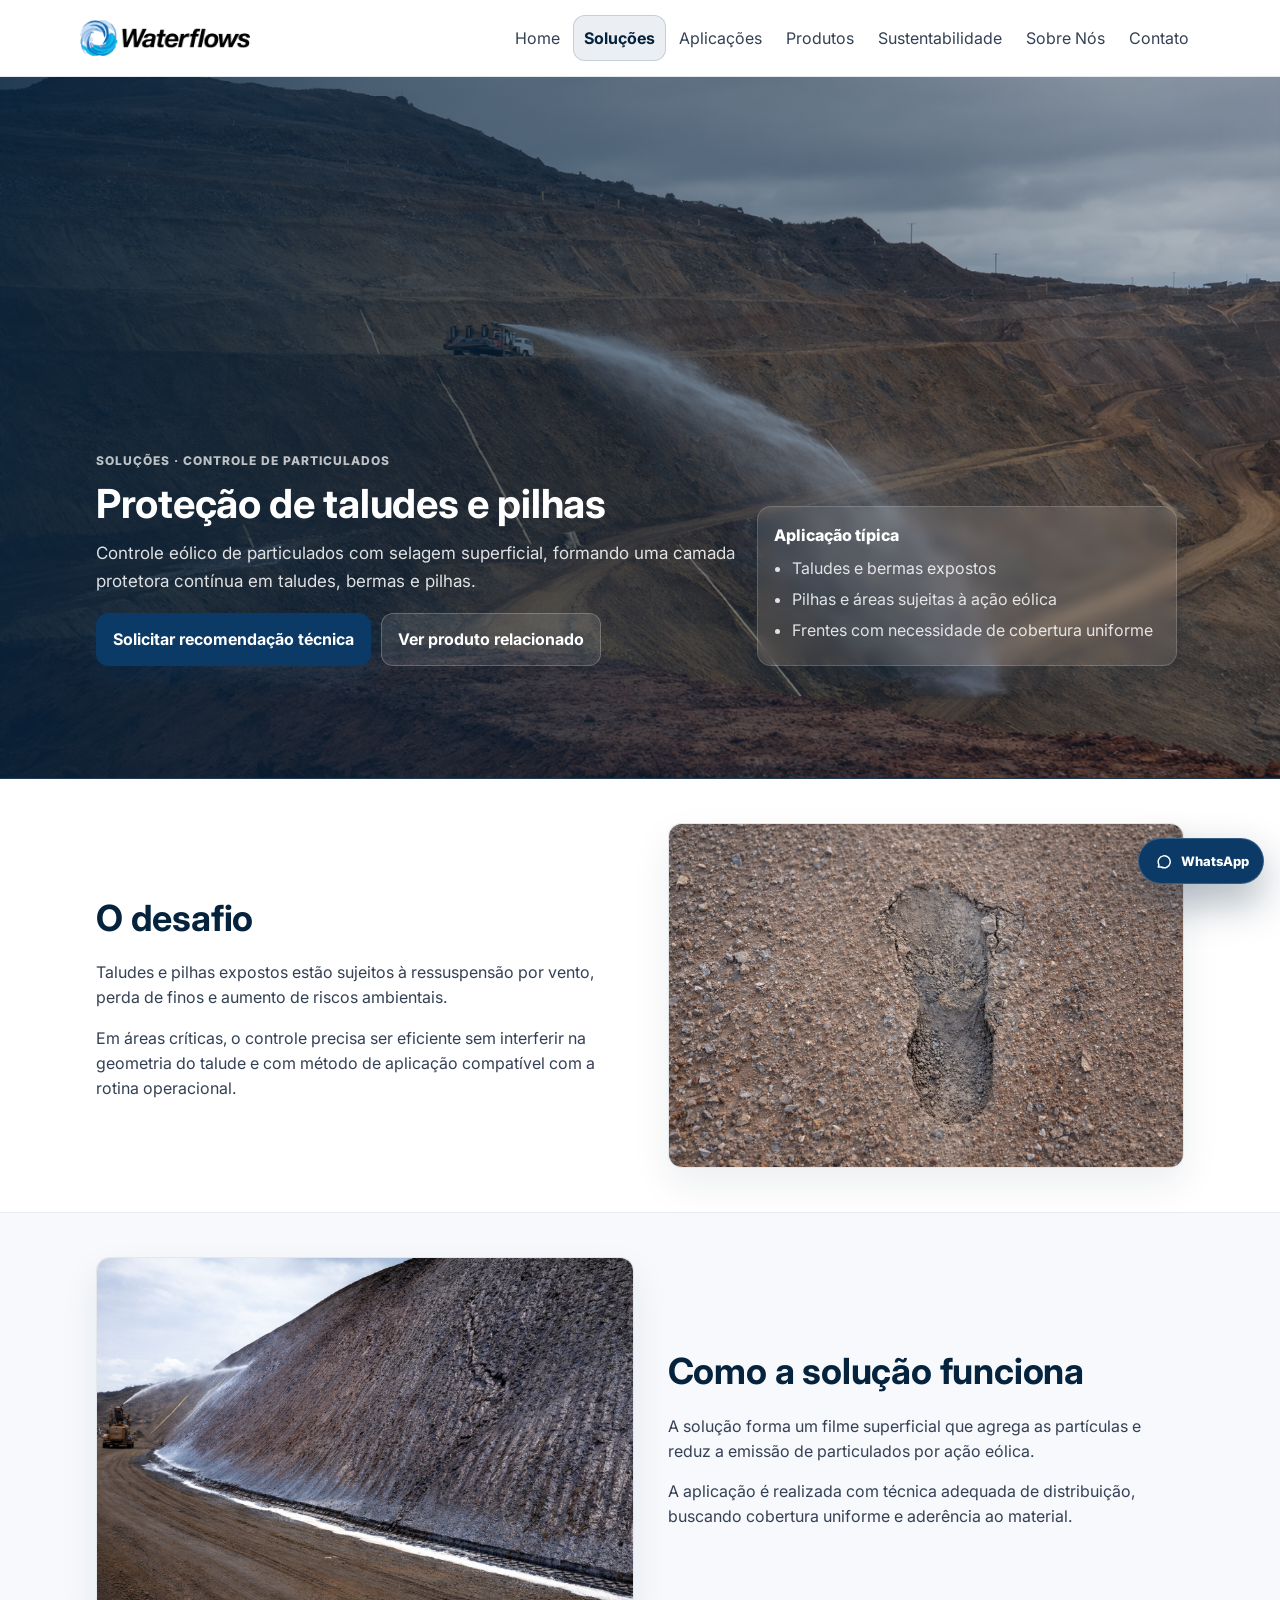
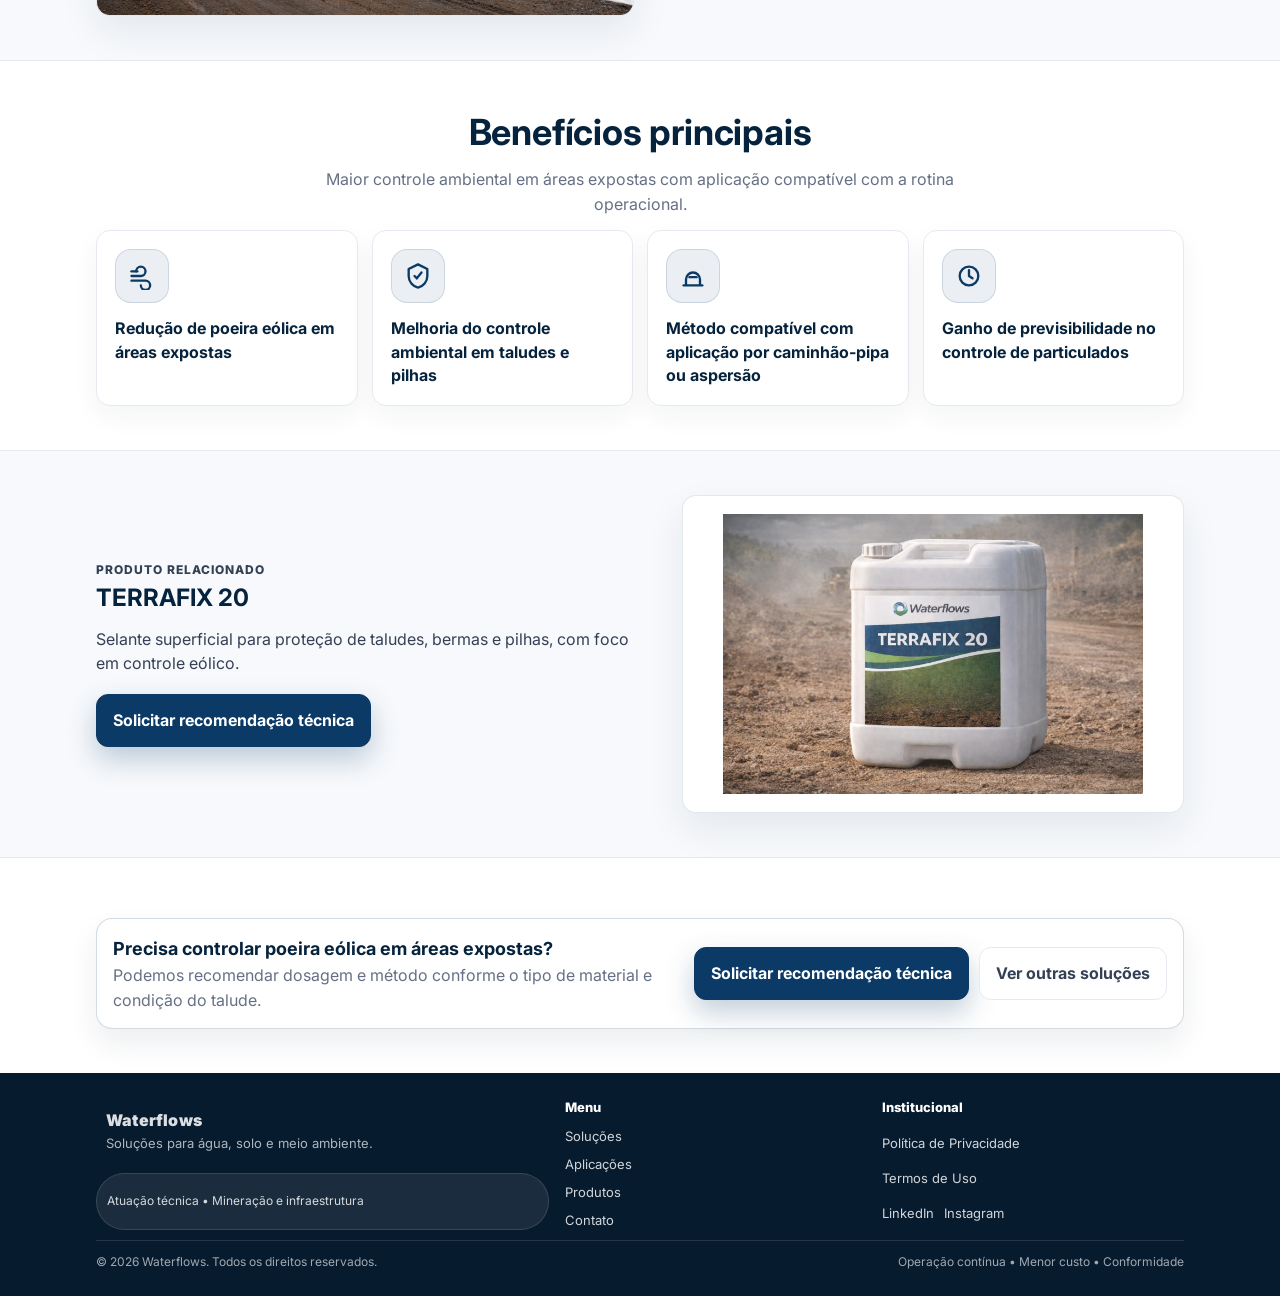
<file: protecao-taludes-pilhas.html>
<!doctype html>
<html lang="pt-BR">
<head>
  <meta charset="utf-8" />
  <meta name="viewport" content="width=device-width, initial-scale=1" />
  <title>Proteção de taludes e pilhas | Waterflows</title>
  <meta name="description" content="Controle eólico de particulados com selagem superficial, formando uma camada protetora contínua em taludes, bermas e pilhas." />
  <meta name="theme-color" content="#0B3A66" />

  <link rel="preconnect" href="https://fonts.googleapis.com">
  <link rel="preconnect" href="https://fonts.gstatic.com" crossorigin>
  <link href="https://fonts.googleapis.com/css2?family=Inter:wght@400;600;700;800;900&display=swap" rel="stylesheet">

  <link rel="stylesheet" href="./assets/css/styles.css" />
</head>

<body data-page="solucoes">
  <a class="skip-link" href="#conteudo">Pular para o conteúdo</a>

  <header class="site-header" aria-label="Cabeçalho">
    <div class="container header-inner">
      <a class="brand brand--logo-only" href="./index.html" aria-label="Ir para a Home Waterflows">
        <img class="brand-logo" src="./assets/img/logo-water-flow.png" alt="Waterflows" width="170" height="52" loading="eager" decoding="async">
      </a>

      <button
        class="nav-toggle"
        type="button"
        data-nav-toggle
        aria-label="Abrir menu"
        aria-controls="site-nav"
        aria-expanded="false">
        <svg viewBox="0 0 24 24" fill="none" aria-hidden="true">
          <path d="M4 7h16M4 12h16M4 17h16" stroke="currentColor" stroke-width="2" stroke-linecap="round"/>
        </svg>
      </button>

      <nav class="site-nav" id="site-nav" data-nav aria-label="Navegação principal">
        <ul class="nav-list">
          <li><a href="./index.html" data-page="home">Home</a></li>
          <li><a href="./solucoes.html" data-page="solucoes">Soluções</a></li>
          <li><a href="./aplicacoes.html" data-page="aplicacoes">Aplicações</a></li>
          <li><a href="./produtos.html" data-page="produtos">Produtos</a></li>
          <li><a href="./sustentabilidade.html" data-page="sustentabilidade">Sustentabilidade</a></li>
          <li><a href="./sobre.html" data-page="sobre">Sobre Nós</a></li>
          <li><a href="./contato.html" data-page="contato">Contato</a></li>
        </ul>
      </nav>
    </div>
  </header>

  <div class="nav-overlay" data-nav-overlay hidden></div>

  <main id="conteudo">

    <!-- HERO -->
    <section class="solution-hero" aria-label="Proteção de taludes e pilhas">
      <div class="solution-hero-bg">
        <img src="./assets/img/protecao-taludes-pilhas.png" alt="Aplicação em talude ou pilha para controle de particulados por ação eólica" loading="eager" decoding="async">
      </div>

      <div class="solution-hero-overlay"></div>

      <div class="container solution-hero-inner">
        <div class="solution-hero-copy">
          <p class="solution-eyebrow">Soluções &middot; Controle de particulados</p>
          <h1>Proteção de taludes e pilhas</h1>
          <p class="solution-lead">
            Controle eólico de particulados com selagem superficial, formando uma camada protetora contínua em taludes, bermas e pilhas.
          </p>

          <div class="hero-actions" aria-label="Ações principais">
            <a class="btn btn-primary" href="./contato.html">Solicitar recomendação técnica</a>
            <a class="btn btn-invert" href="#produto-relacionado">Ver produto relacionado</a>
          </div>
        </div>

        <aside class="solution-hero-panel" aria-label="Resumo da solução">
          <p class="panel-title">Aplicação típica</p>
          <ul class="panel-list">
            <li>Taludes e bermas expostos</li>
            <li>Pilhas e áreas sujeitas à ação eólica</li>
            <li>Frentes com necessidade de cobertura uniforme</li>
          </ul>
        </aside>
      </div>
    </section>

    <!-- DESAFIO -->
    <section class="section solution-block" aria-labelledby="desafio-title">
      <div class="container">
        <div class="solution-split">
          <div class="solution-copy">
            <div class="section-head">
              <h2 id="desafio-title">O desafio</h2>
            </div>

            <p>
              Taludes e pilhas expostos estão sujeitos à ressuspensão por vento, perda de finos e aumento de riscos ambientais.
            </p>

            <p>
              Em áreas críticas, o controle precisa ser eficiente sem interferir na geometria do talude e com método de aplicação compatível com a rotina operacional.
            </p>
          </div>

          <div class="solution-media-card">
            <img src="./assets/img/protecao-taludes-pilhas-2.png" alt="Talude ou pilha exposta sujeita à ação do vento e emissão de particulados" loading="lazy" decoding="async">
          </div>
        </div>
      </div>
    </section>

    <!-- COMO FUNCIONA -->
    <section class="section soft solution-block" aria-labelledby="como-funciona-title">
      <div class="container">
        <div class="solution-split">
          <div class="solution-media-card">
            <img src="./assets/img/protecao-taludes-pilhas-3.png" alt="Aplicação de solução superficial para proteção de taludes e pilhas" loading="lazy" decoding="async">
          </div>

          <div class="solution-copy">
            <div class="section-head">
              <h2 id="como-funciona-title">Como a solução funciona</h2>
            </div>

            <p>
              A solução forma um filme superficial que agrega as partículas e reduz a emissão de particulados por ação eólica.
            </p>

            <p>
              A aplicação é realizada com técnica adequada de distribuição, buscando cobertura uniforme e aderência ao material.
            </p>
          </div>
        </div>
      </div>
    </section>

    <!-- BENEFÍCIOS -->
    <section class="section" aria-labelledby="beneficios-title">
      <div class="container">
        <div class="section-head center">
          <h2 id="beneficios-title">Benefícios principais</h2>
          <p>Maior controle ambiental em áreas expostas com aplicação compatível com a rotina operacional.</p>
        </div>

        <div class="solution-benefits-grid solution-benefits-grid--4">

          <article class="solution-benefit-card">
            <div class="solution-benefit-icon" aria-hidden="true">
              <svg viewBox="0 0 24 24" fill="none">
                <path d="M3 12h8a4 4 0 1 0-4-4" stroke="currentColor" stroke-width="2" stroke-linecap="round"/>
                <path d="M3 16h12a4 4 0 1 1-4 4" stroke="currentColor" stroke-width="2" stroke-linecap="round"/>
                <path d="M3 8h5" stroke="currentColor" stroke-width="2" stroke-linecap="round"/>
              </svg>
            </div>
            <h3>Redução de poeira eólica em áreas expostas</h3>
          </article>

          <article class="solution-benefit-card">
            <div class="solution-benefit-icon" aria-hidden="true">
              <svg viewBox="0 0 24 24" fill="none">
                <path d="M12 2 20 6v6c0 5-3.5 9-8 10C7.5 21 4 17 4 12V6l8-4Z" stroke="currentColor" stroke-width="2" stroke-linejoin="round"/>
                <path d="M9 12l2 2 4-5" stroke="currentColor" stroke-width="2" stroke-linecap="round"/>
              </svg>
            </div>
            <h3>Melhoria do controle ambiental em taludes e pilhas</h3>
          </article>

          <article class="solution-benefit-card">
            <div class="solution-benefit-icon" aria-hidden="true">
              <svg viewBox="0 0 24 24" fill="none">
                <path d="M4 20h16" stroke="currentColor" stroke-width="2" stroke-linecap="round"/>
                <path d="M6 20v-5a6 6 0 0 1 12 0v5" stroke="currentColor" stroke-width="2" stroke-linejoin="round"/>
                <path d="M9 13h6" stroke="currentColor" stroke-width="2" stroke-linecap="round"/>
              </svg>
            </div>
            <h3>Método compatível com aplicação por caminhão-pipa ou aspersão</h3>
          </article>

          <article class="solution-benefit-card">
            <div class="solution-benefit-icon" aria-hidden="true">
              <svg viewBox="0 0 24 24" fill="none">
                <path d="M12 7v5l3 2" stroke="currentColor" stroke-width="2" stroke-linecap="round" stroke-linejoin="round"/>
                <circle cx="12" cy="12" r="8" stroke="currentColor" stroke-width="2"/>
              </svg>
            </div>
            <h3>Ganho de previsibilidade no controle de particulados</h3>
          </article>

        </div>
      </div>
    </section>

    <!-- PRODUTO RELACIONADO -->
    <section class="section soft solution-product-band" id="produto-relacionado" aria-labelledby="produto-title">
      <div class="container">
        <div class="solution-product-wrap">
          <div class="solution-product-copy">
            <p class="solution-product-label">Produto relacionado</p>
            <h2 id="produto-title">TERRAFIX 20</h2>
            <p>
              Selante superficial para proteção de taludes, bermas e pilhas, com foco em controle eólico.
            </p>

            <div class="hero-actions hero-actions--cta">
              <a class="btn btn-primary" href="./contato.html">Solicitar recomendação técnica</a>
            </div>
          </div>

          <div class="solution-product-media">
            <img src="./assets/img/terrafix-20.jpeg" alt="Embalagem do produto TERRAFIX 20" loading="lazy" decoding="async">
          </div>
        </div>
      </div>
    </section>

    <!-- CTA FINAL -->
    <section class="section">
      <div class="container">
        <div class="cta" aria-label="Chamada final">
          <div>
            <h2>Precisa controlar poeira eólica em áreas expostas?</h2>
            <p>Podemos recomendar dosagem e método conforme o tipo de material e condição do talude.</p>
          </div>
          <div class="hero-actions hero-actions--cta">
            <a class="btn btn-primary" href="./contato.html">Solicitar recomendação técnica</a>
            <a class="btn" href="./solucoes.html">Ver outras soluções</a>
          </div>
        </div>
      </div>
    </section>

  </main>

  <footer class="site-footer" aria-label="Rodapé">
    <div class="container">
      <div class="footer-grid">
        <div class="footer-brand">
          <div class="brand" aria-label="Marca Waterflows">
            <span class="brand-mark" aria-hidden="true"></span>
            <div>
              <div class="footer-title">Waterflows</div>
              <div class="footer-muted">Soluções para água, solo e meio ambiente.</div>
            </div>
          </div>
          <div class="badge">Atuação técnica • Mineração e infraestrutura</div>
        </div>

        <div class="footer-links" aria-label="Menu rápido">
          <strong class="footer-h">Menu</strong>
          <a href="./solucoes.html">Soluções</a>
          <a href="./aplicacoes.html">Aplicações</a>
          <a href="./produtos.html">Produtos</a>
          <a href="./contato.html">Contato</a>
        </div>

        <div class="footer-links" aria-label="Links institucionais">
          <strong class="footer-h">Institucional</strong>
          <a href="./politica-de-privacidade.html">Política de Privacidade</a>
          <a href="./termos-de-uso.html">Termos de Uso</a>
          <div class="social" aria-label="Redes sociais">
            <a href="https://www.linkedin.com/company/waterflows-br/?originalSubdomain=br" target="_blank" rel="noopener">LinkedIn</a>
            <a href="https://www.instagram.com/waterflowsbioquimica/" target="_blank" rel="noopener">Instagram</a>
          </div>
        </div>
      </div>

      <div class="footer-bottom" aria-label="Direitos autorais">
        <span>© <span id="year"></span> Waterflows. Todos os direitos reservados.</span>
        <span class="footer-tech">Operação contínua • Menor custo • Conformidade</span>
      </div>
    </div>

    <script>
      document.getElementById('year').textContent = new Date().getFullYear();
    </script>
  </footer>

  <a class="fab"
     href="https://wa.me/55XXXXXXXXXXX?text=Ol%C3%A1%21%20Quero%20falar%20com%20um%20especialista%20Waterflows."
     target="_blank" rel="noopener"
     aria-label="Falar no WhatsApp">
    <svg viewBox="0 0 24 24" fill="none" aria-hidden="true">
      <path d="M7 20l1-3a8 8 0 1 1 3 3l-4 0Z" stroke="currentColor" stroke-width="2" stroke-linejoin="round"/>
    </svg>
    <span>WhatsApp</span>
  </a>

  <script src="./assets/js/main.js" defer></script>
</body>
</html>
</file>
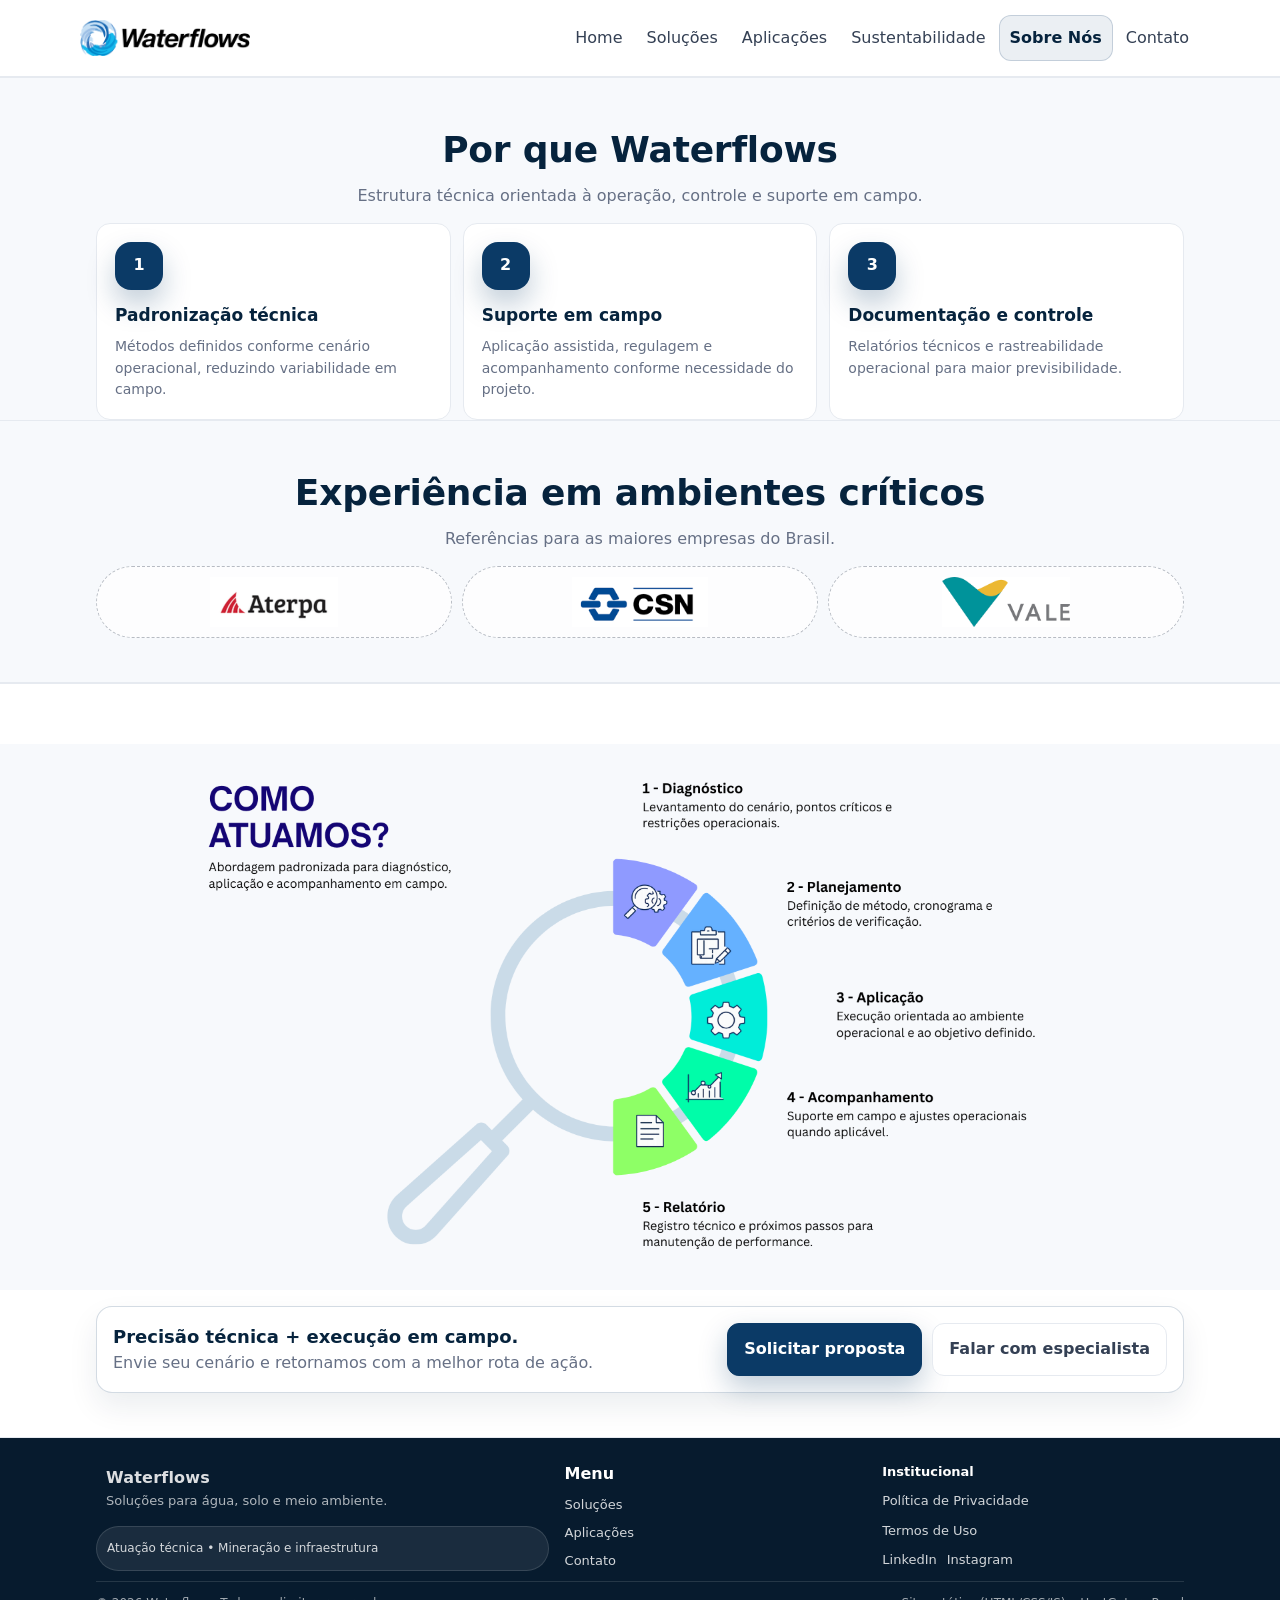
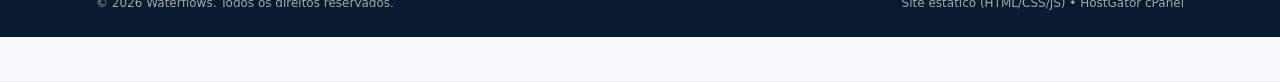
<file: sobre.html>
<!doctype html>
<html lang="pt-BR">
<head>
  <meta charset="utf-8" />
  <meta name="viewport" content="width=device-width, initial-scale=1" />
  <title>Sobre Nós | Waterflows</title>
  <meta name="description" content="Empresa brasileira focada em água, solo e meio ambiente, com atuação em mineração e abordagem técnica de ponta a ponta." />
  <meta name="theme-color" content="#0B3A66" />
  <link rel="stylesheet" href="./assets/css/styles.css" />
</head>

<body data-page="sobre">
  <a class="skip-link" href="#conteudo">Pular para o conteúdo</a>

  <header class="site-header" aria-label="Cabeçalho">
    <div class="container header-inner">
        <a class="brand" href="./index.html" aria-label="Ir para a Home Waterflows">
          <img class="brand-logo" src="./assets/img/logo-water-flow.png" alt="Waterflows" />
          <span class="brand-text">
        </a>

      <button class="nav-toggle" type="button" data-nav-toggle aria-label="Abrir menu" aria-expanded="false">
        <svg viewBox="0 0 24 24" fill="none" aria-hidden="true">
          <path d="M4 7h16M4 12h16M4 17h16" stroke="currentColor" stroke-width="2" stroke-linecap="round"/>
        </svg>
      </button>

      <nav class="site-nav" data-nav aria-label="Navegação principal">
        <ul class="nav-list">
          <li><a href="./index.html" data-page="home">Home</a></li>
          <li><a href="./solucoes.html" data-page="solucoes">Soluções</a></li>
          <li><a href="./aplicacoes.html" data-page="aplicacoes">Aplicações</a></li>
          <li><a href="./sustentabilidade.html" data-page="sustentabilidade">Sustentabilidade</a></li>
          <li><a href="./sobre.html" data-page="sobre">Sobre Nós</a></li>
          <li><a href="./contato.html" data-page="contato">Contato</a></li>
        </ul>
      </nav>


    </div>
  </header>

      <section class="section soft section-why" aria-label="Por que Waterflows">
  <div class="container">

    <div class="section-head center">
      <h2>Por que Waterflows</h2>
      <p>Estrutura técnica orientada à operação, controle e suporte em campo.</p>
    </div>

    <div class="grid cols-3 reason-grid">

      <article class="reason-card">
        <div class="reason-number">1</div>
        <h3>Padronização técnica</h3>
        <p>Métodos definidos conforme cenário operacional, reduzindo variabilidade em campo.</p>
      </article>

      <article class="reason-card">
        <div class="reason-number">2</div>
        <h3>Suporte em campo</h3>
        <p>Aplicação assistida, regulagem e acompanhamento conforme necessidade do projeto.</p>
      </article>

      <article class="reason-card">
        <div class="reason-number">3</div>
        <h3>Documentação e controle</h3>
        <p>Relatórios técnicos e rastreabilidade operacional para maior previsibilidade.</p>
      </article>

    </div>

  </div>

       <section class="section soft" aria-label="Prova social">
      <div class="container">
        <div class="section-head center">
          <h2>Experiência em ambientes críticos</h2>
          <p>Referências para as maiores empresas do Brasil.</p>
        </div>

        <div class="logo-row" aria-label="Logos de clientes">
          <div class="logo-pill">
            <img src="./assets/img/aterpa.png" alt="Aterpa" loading="lazy" decoding="async">
          </div>
          <div class="logo-pill">
            <img src="./assets/img/csn.png" alt="CSN" loading="lazy" decoding="async">
          </div>
          <div class="logo-pill">
            <img src="./assets/img/valle.png" alt="Vale" loading="lazy" decoding="async">
          </div>
        </div>
      </div>
    </section>



<section class="section section-how" aria-label="Como atuamos">
  <div class="container">

    <!-- DESKTOP: só imagem -->
<!-- DESKTOP: só imagem (full-bleed) -->
    <figure class="how-media how-media--full">
      <img
        src="./assets/img/como-atuamos.png"
        alt="Fluxo do processo Waterflows em 5 etapas: Diagnóstico, Planejamento, Aplicação, Acompanhamento e Relatório."
        loading="lazy"
        decoding="async"
      >
    </figure>

    <!-- MOBILE/TABLET: passo a passo em texto -->
    <div class="how-steps" aria-label="Etapas do processo">
      <div class="steps">
        <div class="step">
          <div class="step-num">1</div>
          <div>
            <h3>Diagnóstico</h3>
            <p>Levantamento do cenário, pontos críticos e restrições operacionais.</p>
          </div>
        </div>

        <div class="step">
          <div class="step-num">2</div>
          <div>
            <h3>Planejamento</h3>
            <p>Definição de método, cronograma e critérios de verificação.</p>
          </div>
        </div>

        <div class="step">
          <div class="step-num">3</div>
          <div>
            <h3>Aplicação</h3>
            <p>Execução orientada ao ambiente operacional e ao objetivo definido.</p>
          </div>
        </div>

        <div class="step">
          <div class="step-num">4</div>
          <div>
            <h3>Acompanhamento</h3>
            <p>Suporte em campo e ajustes operacionais quando aplicável.</p>
          </div>
        </div>

        <div class="step">
          <div class="step-num">5</div>
          <div>
            <h3>Relatório</h3>
            <p>Registro técnico e próximos passos para manutenção de performance.</p>
          </div>
        </div>
      </div>
    </div>

    <!-- CTA mantém -->
    <div class="cta" aria-label="Chamada final">
      <div>
        <h2>Precisão técnica + execução em campo.</h2>
        <p>Envie seu cenário e retornamos com a melhor rota de ação.</p>
      </div>
      <div class="hero-actions hero-actions--cta">
        <a class="btn btn-primary" href="./contato.html">Solicitar proposta</a>
        <a class="btn" href="./contato.html">Falar com especialista</a>
      </div>
    </div>

  </div>
    </section>
  </main>

  <footer class="site-footer" aria-label="Rodapé">
    <div class="container">
      <div class="footer-grid">
        <div class="footer-brand">
          <div class="brand">
            <span class="brand-mark" aria-hidden="true"></span>
            <div>
              <div class="footer-title">Waterflows</div>
              <div class="footer-muted">Soluções para água, solo e meio ambiente.</div>
            </div>
          </div>
          <div class="badge">Atuação técnica • Mineração e infraestrutura</div>
        </div>

        <div class="footer-links">
          <strong style="color:#fff;">Menu</strong>
          <a href="./solucoes.html">Soluções</a>
          <a href="./aplicacoes.html">Aplicações</a>
          <a href="./contato.html">Contato</a>
        </div>

        <div class="footer-links" aria-label="Links institucionais">
          <strong class="footer-h">Institucional</strong>
          <a href="./politica-de-privacidade.html" aria-label="Política de Privacidade (placeholder)">Política de Privacidade</a>
          <a href="./termos.html" aria-label="Termos de Uso (placeholder)">Termos de Uso</a>
          <div class="social" aria-label="Redes sociais">
            <a href="https://www.linkedin.com/company/waterflows-br/?originalSubdomain=br" aria-label="LinkedIn (placeholder)">LinkedIn</a>
            <a href="https://www.instagram.com/waterflowsbioquimica/" target="_blank" rel="noopener">Instagram</a>
          </div>
        </div>
      </div>

      <div class="footer-bottom">
        <span>© <span id="year"></span> Waterflows. Todos os direitos reservados.</span>
        <span>Site estático (HTML/CSS/JS) • HostGator cPanel</span>
      </div>
    </div>

    <script>document.getElementById('year').textContent = new Date().getFullYear();</script>
  </footer>

  <script src="./assets/js/main.js" defer></script>
</body>
</html>
</file>
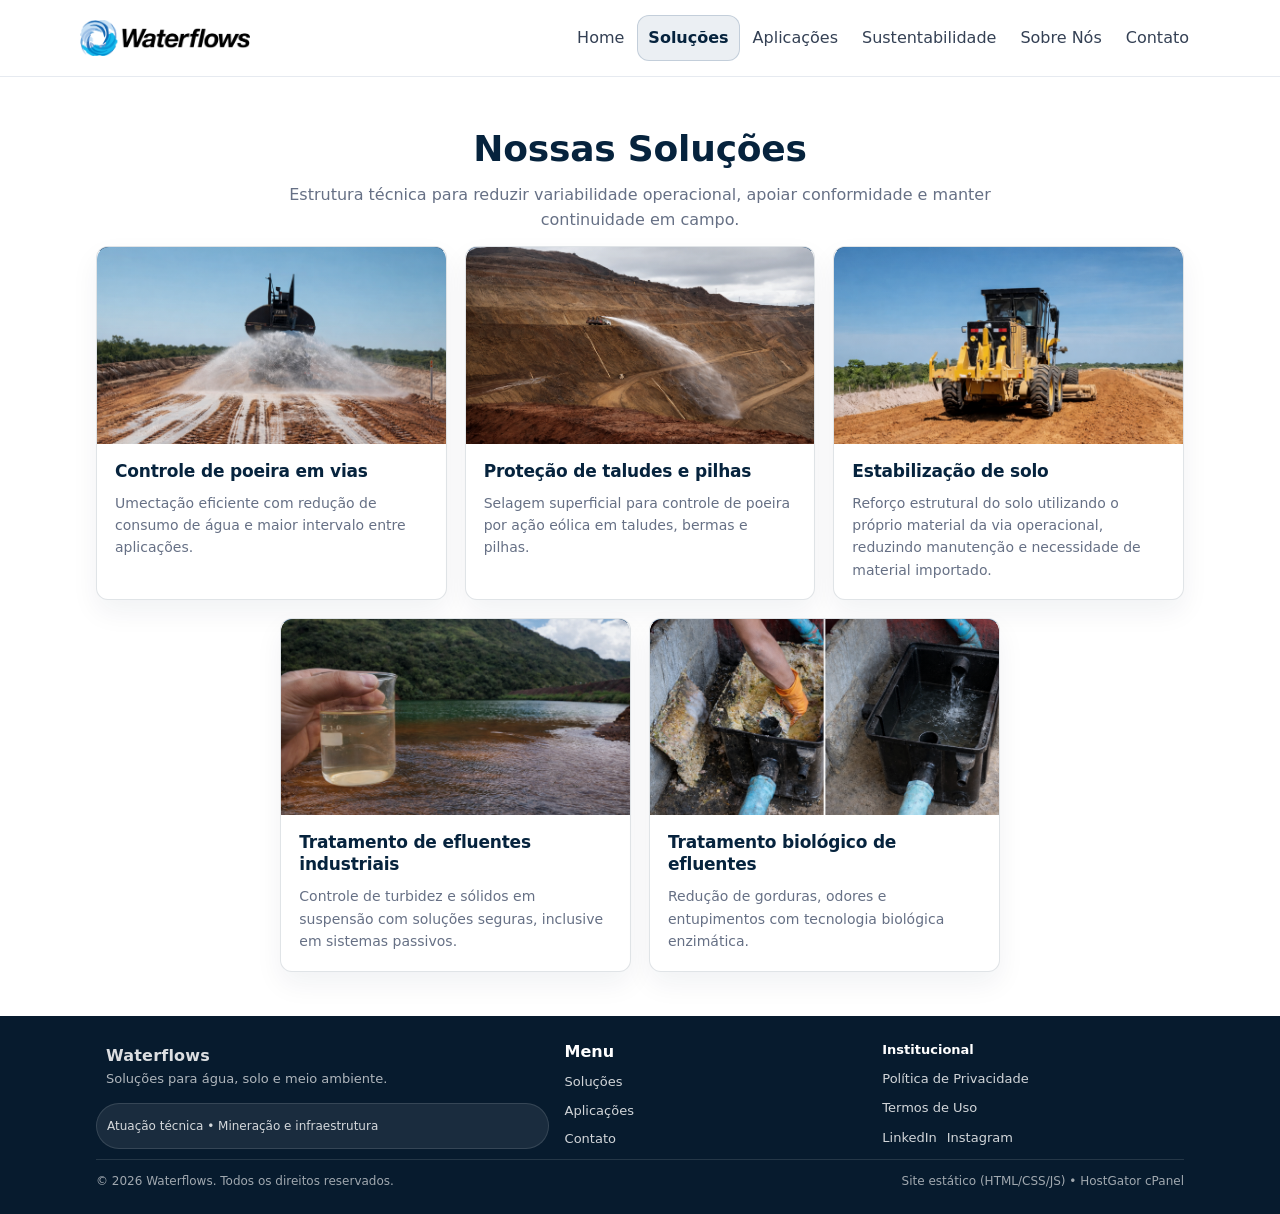
<file: solucoes.html>
<!doctype html>
<html lang="pt-BR">
<head>
  <meta charset="utf-8" />
  <meta name="viewport" content="width=device-width, initial-scale=1" />
  <title>Soluções | Waterflows</title>
  <meta name="description" content="Selagem e estabilização, tratamento e espessamento, controle de poeira e suporte técnico em campo." />
  <meta name="theme-color" content="#0B3A66" />
  <link rel="stylesheet" href="./assets/css/styles.css" />
</head>

<body data-page="solucoes">
  <a class="skip-link" href="#conteudo">Pular para o conteúdo</a>

  <header class="site-header" aria-label="Cabeçalho">
    <div class="container header-inner">
        <a class="brand" href="./index.html" aria-label="Ir para a Home Waterflows">
          <img class="brand-logo" src="./assets/img/logo-water-flow.png" alt="Waterflows" />
          <span class="brand-text">
        </a>

      <button class="nav-toggle" type="button" data-nav-toggle aria-label="Abrir menu" aria-expanded="false">
        <svg viewBox="0 0 24 24" fill="none" aria-hidden="true">
          <path d="M4 7h16M4 12h16M4 17h16" stroke="currentColor" stroke-width="2" stroke-linecap="round"/>
        </svg>
      </button>

      <nav class="site-nav" data-nav aria-label="Navegação principal">
        <ul class="nav-list">
          <li><a href="./index.html" data-page="home">Home</a></li>
          <li><a href="./solucoes.html" data-page="solucoes">Soluções</a></li>
          <li><a href="./aplicacoes.html" data-page="aplicacoes">Aplicações</a></li>
          <li><a href="./sustentabilidade.html" data-page="sustentabilidade">Sustentabilidade</a></li>
          <li><a href="./sobre.html" data-page="sobre">Sobre Nós</a></li>
          <li><a href="./contato.html" data-page="contato">Contato</a></li>
        </ul>
      </nav>


  </header>

  <section class="section" aria-label="Soluções">
  <div class="container">
    <div class="section-head center">
      <h2>Nossas Soluções</h2>
      <p>Estrutura técnica para reduzir variabilidade operacional, apoiar conformidade e manter continuidade em campo.</p>
    </div>

    <div class="solutions-home-grid">

      <article class="card feature-card solution-home-card">
        <a class="solution-card-link" href="./controle-poeira-vias.html" aria-label="Ver solução de controle de poeira em vias">
          <div class="feature-media" aria-hidden="true">
            <img src="./assets/img/controle-poeira-vias.png" alt="" loading="lazy" decoding="async">
          </div>
          <div class="feature-body">
            <h3>Controle de poeira em vias</h3>
            <p>Umectação eficiente com redução de consumo de água e maior intervalo entre aplicações.</p>
          </div>
        </a>
      </article>

      <article class="card feature-card solution-home-card">
        <a class="solution-card-link" href="./protecao-taludes-pilhas.html" aria-label="Ver solução de proteção de taludes e pilhas">
          <div class="feature-media" aria-hidden="true">
            <img src="./assets/img/protecao-taludes-pilhas.png" alt="" loading="lazy" decoding="async">
          </div>
          <div class="feature-body">
            <h3>Proteção de taludes e pilhas</h3>
            <p>Selagem superficial para controle de poeira por ação eólica em taludes, bermas e pilhas.</p>
          </div>
        </a>
      </article>

      <article class="card feature-card solution-home-card">
        <a class="solution-card-link" href="./estabilizacao-solo.html" aria-label="Ver solução de estabilização de solo">
          <div class="feature-media" aria-hidden="true">
            <img src="./assets/img/estabilizacao-solo.png" alt="" loading="lazy" decoding="async">
          </div>
          <div class="feature-body">
            <h3>Estabilização de solo</h3>
            <p>Reforço estrutural do solo utilizando o próprio material da via operacional, reduzindo manutenção e necessidade de material importado.</p>
          </div>
        </a>
      </article>

      <article class="card feature-card solution-home-card">
        <a class="solution-card-link" href="./tratamento-efluentes-industriais.html" aria-label="Ver solução de tratamento de efluentes industriais">
          <div class="feature-media" aria-hidden="true">
            <img src="./assets/img/tratamento-efluentes-industriais.png" alt="" loading="lazy" decoding="async">
          </div>
          <div class="feature-body">
            <h3>Tratamento de efluentes industriais</h3>
            <p>Controle de turbidez e sólidos em suspensão com soluções seguras, inclusive em sistemas passivos.</p>
          </div>
        </a>
      </article>

      <article class="card feature-card solution-home-card">
        <a class="solution-card-link" href="./tratamento-biologico-efluentes.html" aria-label="Ver solução de tratamento biológico de efluentes">
          <div class="feature-media" aria-hidden="true">
            <img src="./assets/img/tratamento-efluentes-biologicas.png" alt="" loading="lazy" decoding="async">
          </div>
          <div class="feature-body">
            <h3>Tratamento biológico de efluentes</h3>
            <p>Redução de gorduras, odores e entupimentos com tecnologia biológica enzimática.</p>
          </div>
        </a>
      </article>

    </div>
    </section>
  </main>

  <footer class="site-footer" aria-label="Rodapé">
    <div class="container">
      <div class="footer-grid">
        <div class="footer-brand">
          <div class="brand" aria-label="Marca Waterflows">
            <span class="brand-mark" aria-hidden="true"></span>
            <div>
              <div class="footer-title">Waterflows</div>
              <div class="footer-muted">Soluções para água, solo e meio ambiente.</div>
            </div>
          </div>
          <div class="badge">Atuação técnica • Mineração e infraestrutura</div>
        </div>

        <div class="footer-links" aria-label="Menu rápido">
          <strong style="color:#fff;">Menu</strong>
          <a href="./solucoes.html">Soluções</a>
          <a href="./aplicacoes.html">Aplicações</a>
          <a href="./contato.html">Contato</a>
        </div>

        <div class="footer-links" aria-label="Links institucionais">
          <strong class="footer-h">Institucional</strong>
          <a href="./politica-de-privacidade.html" aria-label="Política de Privacidade (placeholder)">Política de Privacidade</a>
          <a href="./termos.html" aria-label="Termos de Uso (placeholder)">Termos de Uso</a>
          <div class="social" aria-label="Redes sociais">
            <a href="https://www.linkedin.com/company/waterflows-br/?originalSubdomain=br" aria-label="LinkedIn (placeholder)">LinkedIn</a>
            <a href="https://www.instagram.com/waterflowsbioquimica/" target="_blank" rel="noopener">Instagram</a>
          </div>
        </div>
      </div>

      <div class="footer-bottom">
        <span>© <span id="year"></span> Waterflows. Todos os direitos reservados.</span>
        <span>Site estático (HTML/CSS/JS) • HostGator cPanel</span>
      </div>
    </div>

    <script>document.getElementById('year').textContent = new Date().getFullYear();</script>
  </footer>

  <script src="./assets/js/main.js" defer></script>
</body>
</html>
</file>
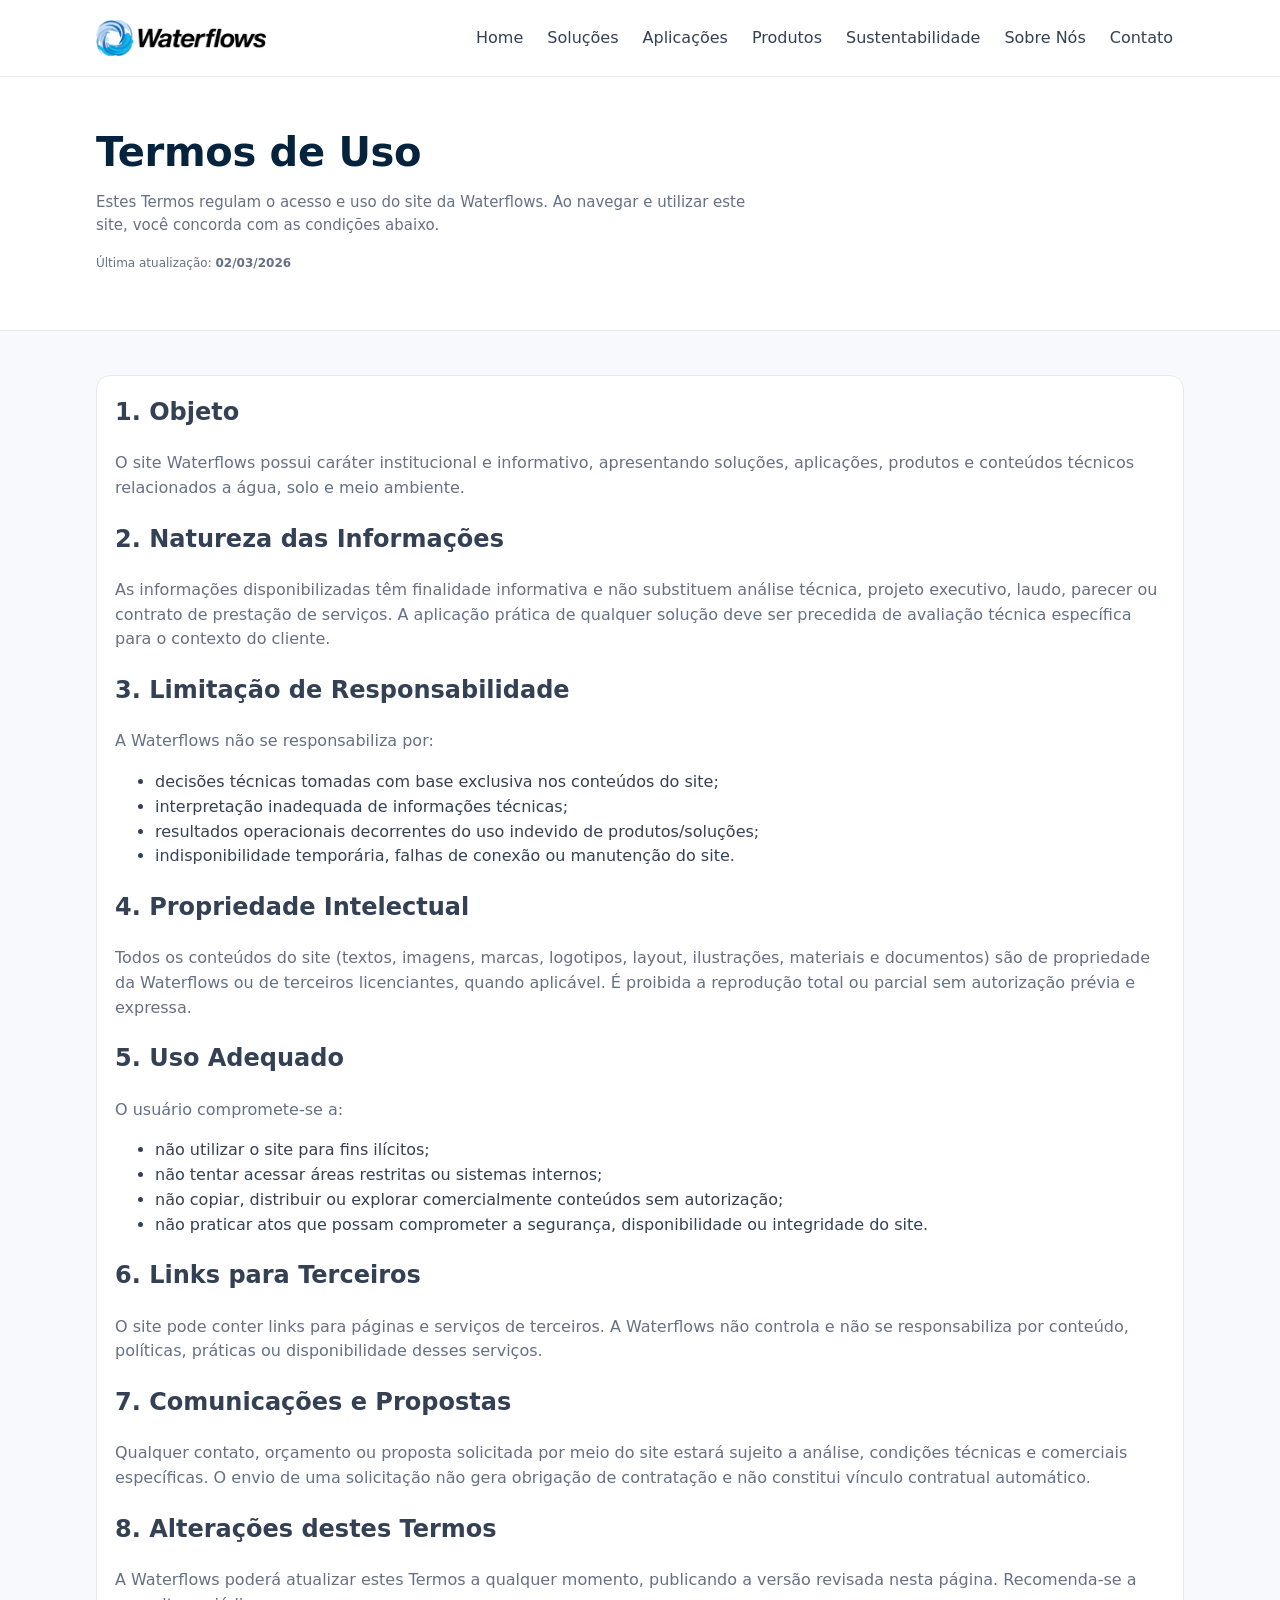
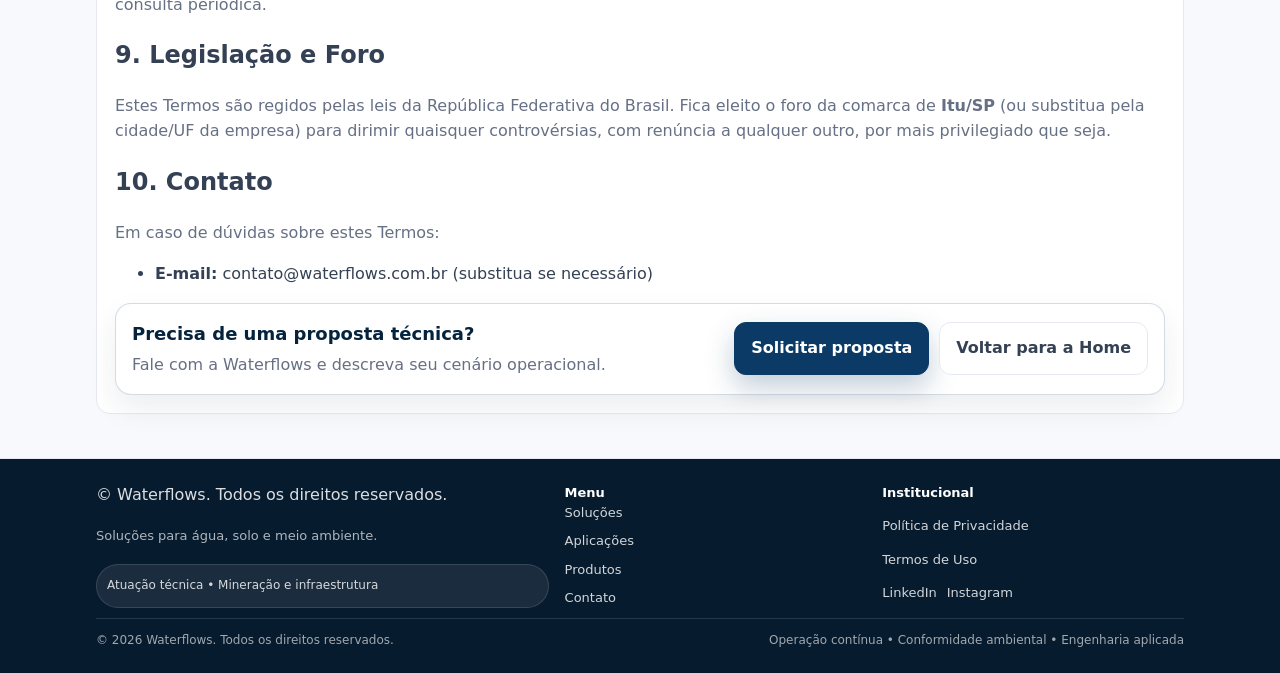
<file: termos.html>
<!doctype html>
<html lang="pt-BR">
<head>
  <meta charset="utf-8" />
  <meta name="viewport" content="width=device-width,initial-scale=1" />
  <title>Termos de Uso | Waterflows</title>
  <meta name="description" content="Termos de Uso do site Waterflows. Condições de utilização, propriedade intelectual e limitação de responsabilidade." />

  <!-- Ajuste se o caminho do seu CSS for diferente -->
  <link rel="stylesheet" href="./assets/css/styles.css" />
</head>

<body>

  <!-- Skip-link: mantém acessibilidade, mas só aparece no foco (Tab) -->
  <a class="skip-link" href="#conteudo">Pular para o conteúdo</a>

  <!-- HEADER (igual ao institucional) -->
  <header class="site-header">
    <div class="container">
      <div class="header-inner">

        <a class="brand" href="./index.html" aria-label="Ir para a Home">
          <!-- Ajuste se o caminho/nome do arquivo da logo for diferente -->
          <img
            class="brand-logo"
            src="./assets/img/logo-water-flow.png"
            alt="Waterflows"
            loading="eager"
            decoding="async"
          />
        </a>

        <!-- Se você já tem o nav/hamburger via JS, você pode colar aqui igual na Home -->
        <nav class="site-nav" aria-label="Menu principal">
          <ul class="nav-list">
            <li><a href="./index.html">Home</a></li>
            <li><a href="./solucoes.html">Soluções</a></li>
            <li><a href="./aplicacoes.html">Aplicações</a></li>
            <li><a href="./produtos.html">Produtos</a></li>
            <li><a href="./sustentabilidade.html">Sustentabilidade</a></li>
            <li><a href="./sobre.html">Sobre Nós</a></li>
            <li><a href="./contato.html">Contato</a></li>
          </ul>
        </nav>

      </div>
    </div>
  </header>

  <main id="conteudo">

    <!-- HERO/HEAD -->
    <section class="section">
      <div class="container">
        <div class="section-head">
          <h1>Termos de Uso</h1>
          <p class="lead">
            Estes Termos regulam o acesso e uso do site da Waterflows. Ao navegar e utilizar este site,
            você concorda com as condições abaixo.
          </p>
          <p class="helper" style="margin-top:10px;">
            Última atualização: <strong>02/03/2026</strong>
          </p>
        </div>
      </div>
    </section>

    <!-- CONTEÚDO -->
    <section class="section soft">
      <div class="container">
        <article class="card" style="padding: 18px;">
          <h2 style="margin-top:0;">1. Objeto</h2>
          <p>
            O site Waterflows possui caráter institucional e informativo, apresentando soluções, aplicações,
            produtos e conteúdos técnicos relacionados a água, solo e meio ambiente.
          </p>

          <h2>2. Natureza das Informações</h2>
          <p>
            As informações disponibilizadas têm finalidade informativa e não substituem análise técnica,
            projeto executivo, laudo, parecer ou contrato de prestação de serviços. A aplicação prática
            de qualquer solução deve ser precedida de avaliação técnica específica para o contexto do cliente.
          </p>

          <h2>3. Limitação de Responsabilidade</h2>
          <p>A Waterflows não se responsabiliza por:</p>
          <ul>
            <li>decisões técnicas tomadas com base exclusiva nos conteúdos do site;</li>
            <li>interpretação inadequada de informações técnicas;</li>
            <li>resultados operacionais decorrentes do uso indevido de produtos/soluções;</li>
            <li>indisponibilidade temporária, falhas de conexão ou manutenção do site.</li>
          </ul>

          <h2>4. Propriedade Intelectual</h2>
          <p>
            Todos os conteúdos do site (textos, imagens, marcas, logotipos, layout, ilustrações, materiais e
            documentos) são de propriedade da Waterflows ou de terceiros licenciantes, quando aplicável.
            É proibida a reprodução total ou parcial sem autorização prévia e expressa.
          </p>

          <h2>5. Uso Adequado</h2>
          <p>O usuário compromete-se a:</p>
          <ul>
            <li>não utilizar o site para fins ilícitos;</li>
            <li>não tentar acessar áreas restritas ou sistemas internos;</li>
            <li>não copiar, distribuir ou explorar comercialmente conteúdos sem autorização;</li>
            <li>não praticar atos que possam comprometer a segurança, disponibilidade ou integridade do site.</li>
          </ul>

          <h2>6. Links para Terceiros</h2>
          <p>
            O site pode conter links para páginas e serviços de terceiros. A Waterflows não controla e não se
            responsabiliza por conteúdo, políticas, práticas ou disponibilidade desses serviços.
          </p>

          <h2>7. Comunicações e Propostas</h2>
          <p>
            Qualquer contato, orçamento ou proposta solicitada por meio do site estará sujeito a análise,
            condições técnicas e comerciais específicas. O envio de uma solicitação não gera obrigação de
            contratação e não constitui vínculo contratual automático.
          </p>

          <h2>8. Alterações destes Termos</h2>
          <p>
            A Waterflows poderá atualizar estes Termos a qualquer momento, publicando a versão revisada nesta página.
            Recomenda-se a consulta periódica.
          </p>

          <h2>9. Legislação e Foro</h2>
          <p>
            Estes Termos são regidos pelas leis da República Federativa do Brasil. Fica eleito o foro da comarca de
            <strong>Itu/SP</strong> (ou substitua pela cidade/UF da empresa) para dirimir quaisquer controvérsias,
            com renúncia a qualquer outro, por mais privilegiado que seja.
          </p>

          <h2>10. Contato</h2>
          <p>
            Em caso de dúvidas sobre estes Termos:
          </p>
          <ul>
            <li><strong>E-mail:</strong> contato@waterflows.com.br (substitua se necessário)</li>
          </ul>

          <div class="cta" style="margin-top:16px;">
            <div>
              <h2 style="margin:0;">Precisa de uma proposta técnica?</h2>
              <p style="margin:6px 0 0 0;">Fale com a Waterflows e descreva seu cenário operacional.</p>
            </div>
            <div class="hero-actions hero-actions--cta">
              <a class="btn btn-primary" href="./contato.html">Solicitar proposta</a>
              <a class="btn" href="./index.html">Voltar para a Home</a>
            </div>
          </div>

        </article>
      </div>
    </section>

  </main>

  <!-- FOOTER (com logo) -->
  <footer class="site-footer">
    <div class="container">

      <div class="footer-grid">
        <div class="footer-brand">
        <div>© Waterflows. Todos os direitos reservados.</div>
          <div class="footer-muted">
            Soluções para água, solo e meio ambiente.
          </div>
          <div class="badge">Atuação técnica • Mineração e infraestrutura</div>
        </div>

        <div>
          <div class="footer-h">Menu</div>
          <div class="footer-links">
            <a href="./solucoes.html">Soluções</a>
            <a href="./aplicacoes.html">Aplicações</a>
            <a href="./produtos.html">Produtos</a>
            <a href="./contato.html">Contato</a>
          </div>
        </div>

        <div class="footer-links" aria-label="Links institucionais">
          <strong class="footer-h">Institucional</strong>
          <a href="./politica-de-privacidade.html" aria-label="Política de Privacidade (placeholder)">Política de Privacidade</a>
          <a href="./termos.html" aria-label="Termos de Uso (placeholder)">Termos de Uso</a>
          <div class="social" aria-label="Redes sociais">
            <a href="https://www.linkedin.com/company/waterflows-br/?originalSubdomain=br" aria-label="LinkedIn (placeholder)">LinkedIn</a>
            <a href="https://www.instagram.com/waterflowsbioquimica/" target="_blank" rel="noopener">Instagram</a>
          </div>
        </div>
      </div>

      <div class="footer-bottom">
        <div>© 2026 Waterflows. Todos os direitos reservados.</div>

        <!-- Ideia melhor do que "Site estático..." -->
        <div>Operação contínua • Conformidade ambiental • Engenharia aplicada</div>
      </div>

    </div>
  </footer>

</body>
</html>
</file>
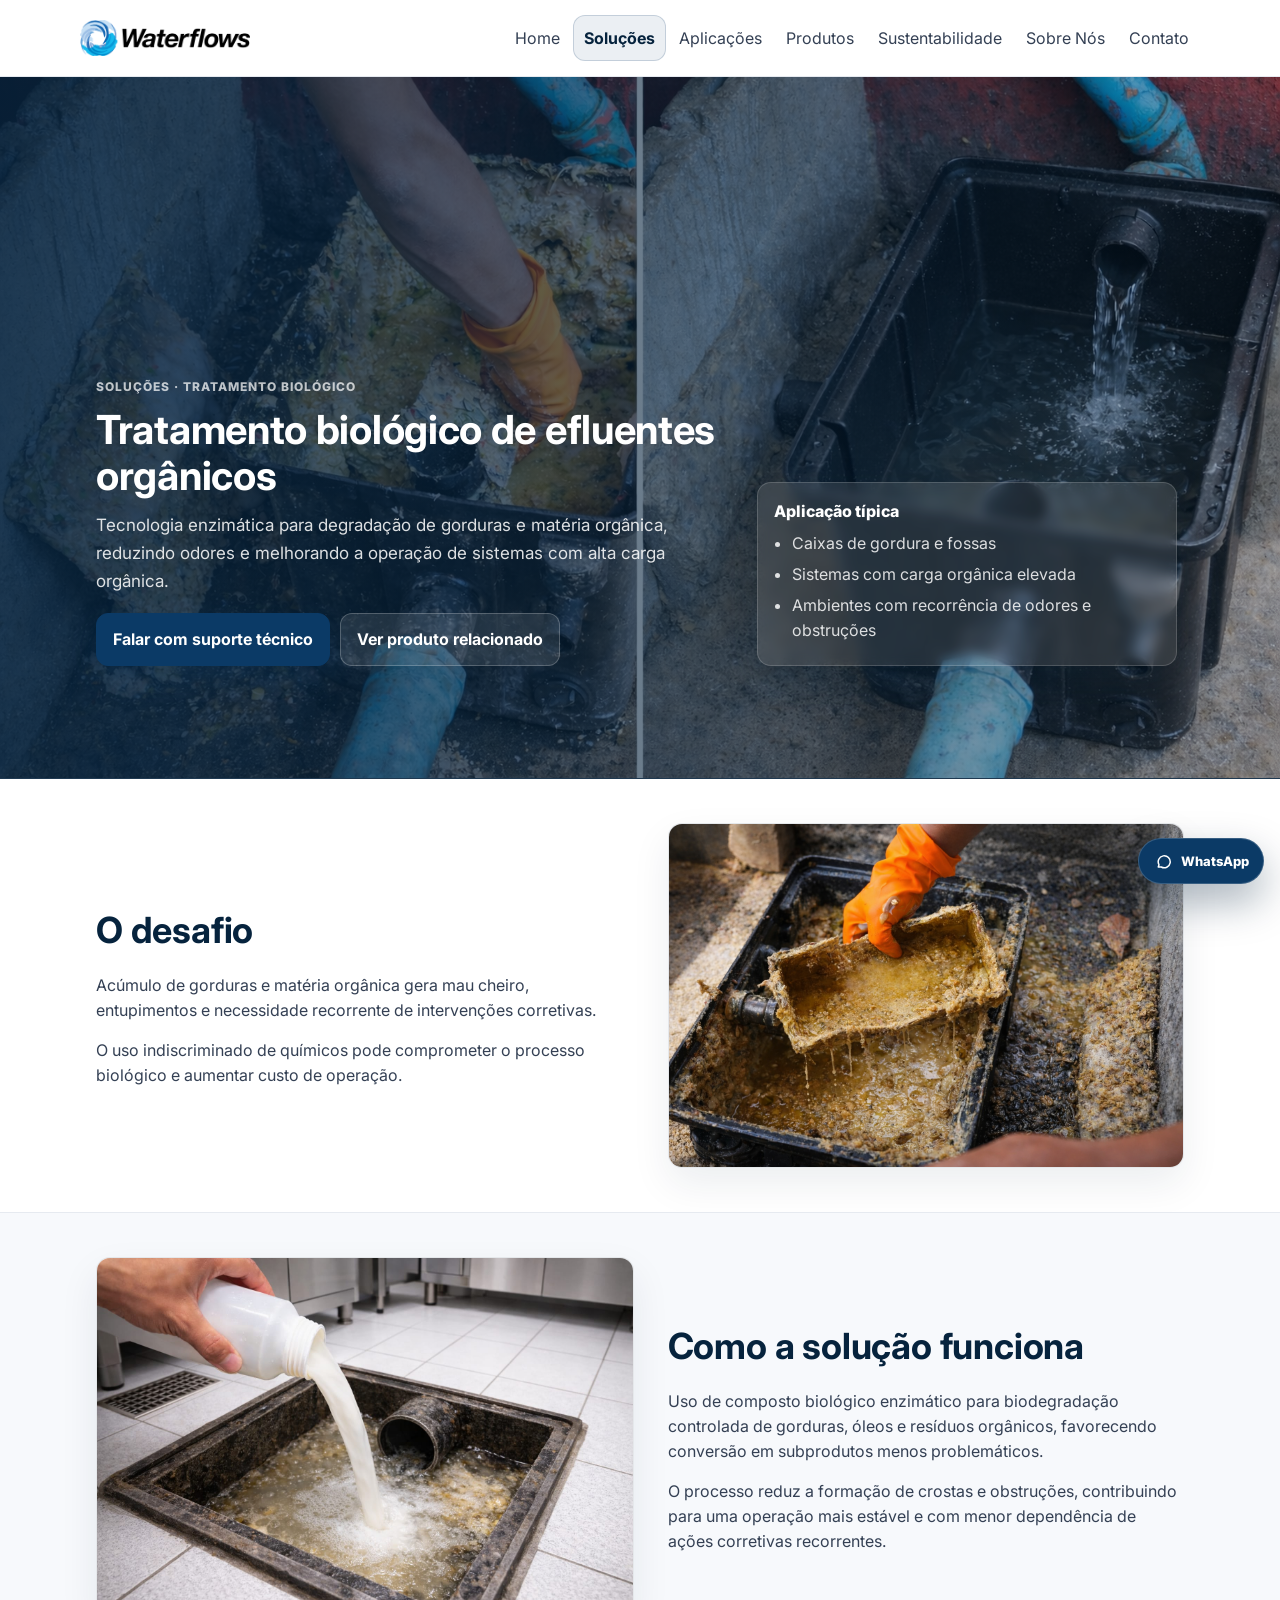
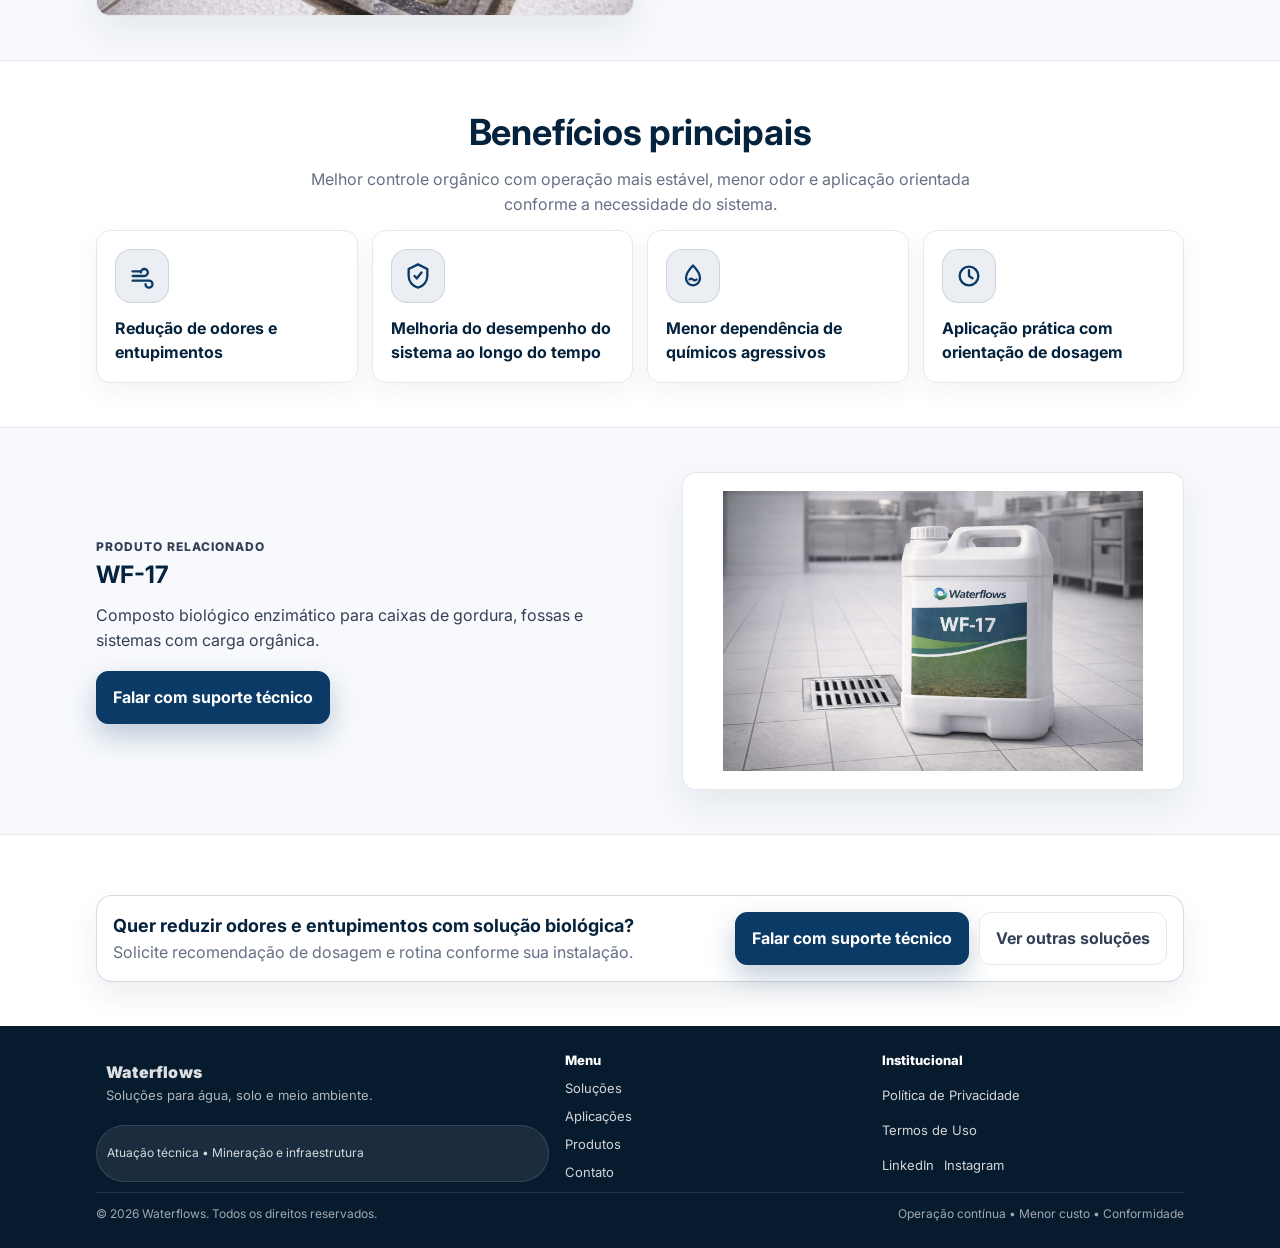
<file: tratamento-biologico-efluentes.html>
<!doctype html>
<html lang="pt-BR">
<head>
  <meta charset="utf-8" />
  <meta name="viewport" content="width=device-width, initial-scale=1" />
  <title>Tratamento biológico de efluentes orgânicos | Waterflows</title>
  <meta name="description" content="Tecnologia enzimática para degradação de gorduras e matéria orgânica, reduzindo odores e melhorando a operação de sistemas com alta carga orgânica." />
  <meta name="theme-color" content="#0B3A66" />

  <link rel="preconnect" href="https://fonts.googleapis.com">
  <link rel="preconnect" href="https://fonts.gstatic.com" crossorigin>
  <link href="https://fonts.googleapis.com/css2?family=Inter:wght@400;600;700;800;900&display=swap" rel="stylesheet">

  <link rel="stylesheet" href="./assets/css/styles.css" />
</head>

<body data-page="solucoes">
  <a class="skip-link" href="#conteudo">Pular para o conteúdo</a>

  <header class="site-header" aria-label="Cabeçalho">
    <div class="container header-inner">
      <a class="brand brand--logo-only" href="./index.html" aria-label="Ir para a Home Waterflows">
        <img class="brand-logo" src="./assets/img/logo-water-flow.png" alt="Waterflows" width="170" height="52" loading="eager" decoding="async">
      </a>

      <button
        class="nav-toggle"
        type="button"
        data-nav-toggle
        aria-label="Abrir menu"
        aria-controls="site-nav"
        aria-expanded="false">
        <svg viewBox="0 0 24 24" fill="none" aria-hidden="true">
          <path d="M4 7h16M4 12h16M4 17h16" stroke="currentColor" stroke-width="2" stroke-linecap="round"/>
        </svg>
      </button>

      <nav class="site-nav" id="site-nav" data-nav aria-label="Navegação principal">
        <ul class="nav-list">
          <li><a href="./index.html" data-page="home">Home</a></li>
          <li><a href="./solucoes.html" data-page="solucoes">Soluções</a></li>
          <li><a href="./aplicacoes.html" data-page="aplicacoes">Aplicações</a></li>
          <li><a href="./produtos.html" data-page="produtos">Produtos</a></li>
          <li><a href="./sustentabilidade.html" data-page="sustentabilidade">Sustentabilidade</a></li>
          <li><a href="./sobre.html" data-page="sobre">Sobre Nós</a></li>
          <li><a href="./contato.html" data-page="contato">Contato</a></li>
        </ul>
      </nav>
    </div>
  </header>

  <div class="nav-overlay" data-nav-overlay hidden></div>

  <main id="conteudo">

    <!-- HERO -->
    <section class="solution-hero" aria-label="Tratamento biológico de efluentes orgânicos">
      <div class="solution-hero-bg">
        <img src="./assets/img/tratamento-efluentes-biologicas.png" alt="Ambiente técnico de manutenção industrial relacionado a sistemas com carga orgânica" loading="eager" decoding="async">
      </div>

      <div class="solution-hero-overlay"></div>

      <div class="container solution-hero-inner">
        <div class="solution-hero-copy">
          <p class="solution-eyebrow">Soluções &middot; Tratamento biológico</p>
          <h1>Tratamento biológico de efluentes orgânicos</h1>
          <p class="solution-lead">
            Tecnologia enzimática para degradação de gorduras e matéria orgânica, reduzindo odores e melhorando a operação de sistemas com alta carga orgânica.
          </p>

          <div class="hero-actions" aria-label="Ações principais">
            <a class="btn btn-primary" href="./contato.html">Falar com suporte técnico</a>
            <a class="btn btn-invert" href="#produto-relacionado">Ver produto relacionado</a>
          </div>
        </div>

        <aside class="solution-hero-panel" aria-label="Resumo da solução">
          <p class="panel-title">Aplicação típica</p>
          <ul class="panel-list">
            <li>Caixas de gordura e fossas</li>
            <li>Sistemas com carga orgânica elevada</li>
            <li>Ambientes com recorrência de odores e obstruções</li>
          </ul>
        </aside>
      </div>
    </section>

    <!-- DESAFIO -->
    <section class="section solution-block" aria-labelledby="desafio-title">
      <div class="container">
        <div class="solution-split">
          <div class="solution-copy">
            <div class="section-head">
              <h2 id="desafio-title">O desafio</h2>
            </div>

            <p>
              Acúmulo de gorduras e matéria orgânica gera mau cheiro, entupimentos e necessidade recorrente de intervenções corretivas.
            </p>

            <p>
              O uso indiscriminado de químicos pode comprometer o processo biológico e aumentar custo de operação.
            </p>
          </div>

          <div class="solution-media-card">
            <img src="./assets/img/tratamento-efluentes-biologicas-3.png" alt="Sistema sujeito ao acúmulo de gordura, odor e obstrução" loading="lazy" decoding="async">
          </div>
        </div>
      </div>
    </section>

    <!-- COMO FUNCIONA -->
    <section class="section soft solution-block" aria-labelledby="como-funciona-title">
      <div class="container">
        <div class="solution-split">
          <div class="solution-media-card">
            <img src="./assets/img/tratamento-efluentes-biologicas-2.jpeg" alt="Aplicação de composto biológico enzimático em sistema com carga orgânica" loading="lazy" decoding="async">
          </div>

          <div class="solution-copy">
            <div class="section-head">
              <h2 id="como-funciona-title">Como a solução funciona</h2>
            </div>

            <p>
              Uso de composto biológico enzimático para biodegradação controlada de gorduras, óleos e resíduos orgânicos, favorecendo conversão em subprodutos menos problemáticos.
            </p>

            <p>
              O processo reduz a formação de crostas e obstruções, contribuindo para uma operação mais estável e com menor dependência de ações corretivas recorrentes.
            </p>
          </div>
        </div>
      </div>
    </section>

    <!-- BENEFÍCIOS -->
    <section class="section" aria-labelledby="beneficios-title">
      <div class="container">
        <div class="section-head center">
          <h2 id="beneficios-title">Benefícios principais</h2>
          <p>Melhor controle orgânico com operação mais estável, menor odor e aplicação orientada conforme a necessidade do sistema.</p>
        </div>

        <div class="solution-benefits-grid solution-benefits-grid--4">

          <article class="solution-benefit-card">
            <div class="solution-benefit-icon" aria-hidden="true">
              <svg viewBox="0 0 24 24" fill="none">
                <path d="M4 12h10a3 3 0 1 0-3-3" stroke="currentColor" stroke-width="2" stroke-linecap="round"/>
                <path d="M4 16h14a3 3 0 1 1-3 3" stroke="currentColor" stroke-width="2" stroke-linecap="round"/>
                <path d="M4 8h6" stroke="currentColor" stroke-width="2" stroke-linecap="round"/>
              </svg>
            </div>
            <h3>Redução de odores e entupimentos</h3>
          </article>

          <article class="solution-benefit-card">
            <div class="solution-benefit-icon" aria-hidden="true">
              <svg viewBox="0 0 24 24" fill="none">
                <path d="M12 2 20 6v6c0 5-3.5 9-8 10C7.5 21 4 17 4 12V6l8-4Z" stroke="currentColor" stroke-width="2" stroke-linejoin="round"/>
                <path d="M9 12l2 2 4-5" stroke="currentColor" stroke-width="2" stroke-linecap="round"/>
              </svg>
            </div>
            <h3>Melhoria do desempenho do sistema ao longo do tempo</h3>
          </article>

          <article class="solution-benefit-card">
            <div class="solution-benefit-icon" aria-hidden="true">
              <svg viewBox="0 0 24 24" fill="none">
                <path d="M12 3s6 6 6 11a6 6 0 0 1-12 0c0-5 6-11 6-11Z" stroke="currentColor" stroke-width="2" stroke-linejoin="round"/>
                <path d="M9 15c1-1 2-1 3 0 1 1 2 1 3 0" stroke="currentColor" stroke-width="2" stroke-linecap="round"/>
              </svg>
            </div>
            <h3>Menor dependência de químicos agressivos</h3>
          </article>

          <article class="solution-benefit-card">
            <div class="solution-benefit-icon" aria-hidden="true">
              <svg viewBox="0 0 24 24" fill="none">
                <path d="M12 7v5l3 2" stroke="currentColor" stroke-width="2" stroke-linecap="round" stroke-linejoin="round"/>
                <circle cx="12" cy="12" r="8" stroke="currentColor" stroke-width="2"/>
              </svg>
            </div>
            <h3>Aplicação prática com orientação de dosagem</h3>
          </article>

        </div>
      </div>
    </section>

    <!-- PRODUTO RELACIONADO -->
    <section class="section soft solution-product-band" id="produto-relacionado" aria-labelledby="produto-title">
      <div class="container">
        <div class="solution-product-wrap">
          <div class="solution-product-copy">
            <p class="solution-product-label">Produto relacionado</p>
            <h2 id="produto-title">WF-17</h2>
            <p>
              Composto biológico enzimático para caixas de gordura, fossas e sistemas com carga orgânica.
            </p>

            <div class="hero-actions hero-actions--cta">
              <a class="btn btn-primary" href="./contato.html">Falar com suporte técnico</a>
            </div>
          </div>

          <div class="solution-product-media">
            <img src="./assets/img/wf-17.jpeg" alt="Embalagem do produto WF-17" loading="lazy" decoding="async">
          </div>
        </div>
      </div>
    </section>

    <!-- CTA FINAL -->
    <section class="section">
      <div class="container">
        <div class="cta" aria-label="Chamada final">
          <div>
            <h2>Quer reduzir odores e entupimentos com solução biológica?</h2>
            <p>Solicite recomendação de dosagem e rotina conforme sua instalação.</p>
          </div>
          <div class="hero-actions hero-actions--cta">
            <a class="btn btn-primary" href="./contato.html">Falar com suporte técnico</a>
            <a class="btn" href="./solucoes.html">Ver outras soluções</a>
          </div>
        </div>
      </div>
    </section>

  </main>

  <footer class="site-footer" aria-label="Rodapé">
    <div class="container">
      <div class="footer-grid">
        <div class="footer-brand">
          <div class="brand" aria-label="Marca Waterflows">
            <span class="brand-mark" aria-hidden="true"></span>
            <div>
              <div class="footer-title">Waterflows</div>
              <div class="footer-muted">Soluções para água, solo e meio ambiente.</div>
            </div>
          </div>
          <div class="badge">Atuação técnica • Mineração e infraestrutura</div>
        </div>

        <div class="footer-links" aria-label="Menu rápido">
          <strong class="footer-h">Menu</strong>
          <a href="./solucoes.html">Soluções</a>
          <a href="./aplicacoes.html">Aplicações</a>
          <a href="./produtos.html">Produtos</a>
          <a href="./contato.html">Contato</a>
        </div>

        <div class="footer-links" aria-label="Links institucionais">
          <strong class="footer-h">Institucional</strong>
          <a href="./politica-de-privacidade.html">Política de Privacidade</a>
          <a href="./termos-de-uso.html">Termos de Uso</a>
          <div class="social" aria-label="Redes sociais">
            <a href="https://www.linkedin.com/company/waterflows-br/?originalSubdomain=br" target="_blank" rel="noopener">LinkedIn</a>
            <a href="https://www.instagram.com/waterflowsbioquimica/" target="_blank" rel="noopener">Instagram</a>
          </div>
        </div>
      </div>

      <div class="footer-bottom" aria-label="Direitos autorais">
        <span>© <span id="year"></span> Waterflows. Todos os direitos reservados.</span>
        <span class="footer-tech">Operação contínua • Menor custo • Conformidade</span>
      </div>
    </div>

    <script>
      document.getElementById('year').textContent = new Date().getFullYear();
    </script>
  </footer>

  <a class="fab"
     href="https://wa.me/55XXXXXXXXXXX?text=Ol%C3%A1%21%20Quero%20falar%20com%20um%20especialista%20Waterflows."
     target="_blank" rel="noopener"
     aria-label="Falar no WhatsApp">
    <svg viewBox="0 0 24 24" fill="none" aria-hidden="true">
      <path d="M7 20l1-3a8 8 0 1 1 3 3l-4 0Z" stroke="currentColor" stroke-width="2" stroke-linejoin="round"/>
    </svg>
    <span>WhatsApp</span>
  </a>

  <script src="./assets/js/main.js" defer></script>
</body>
</html>
</file>
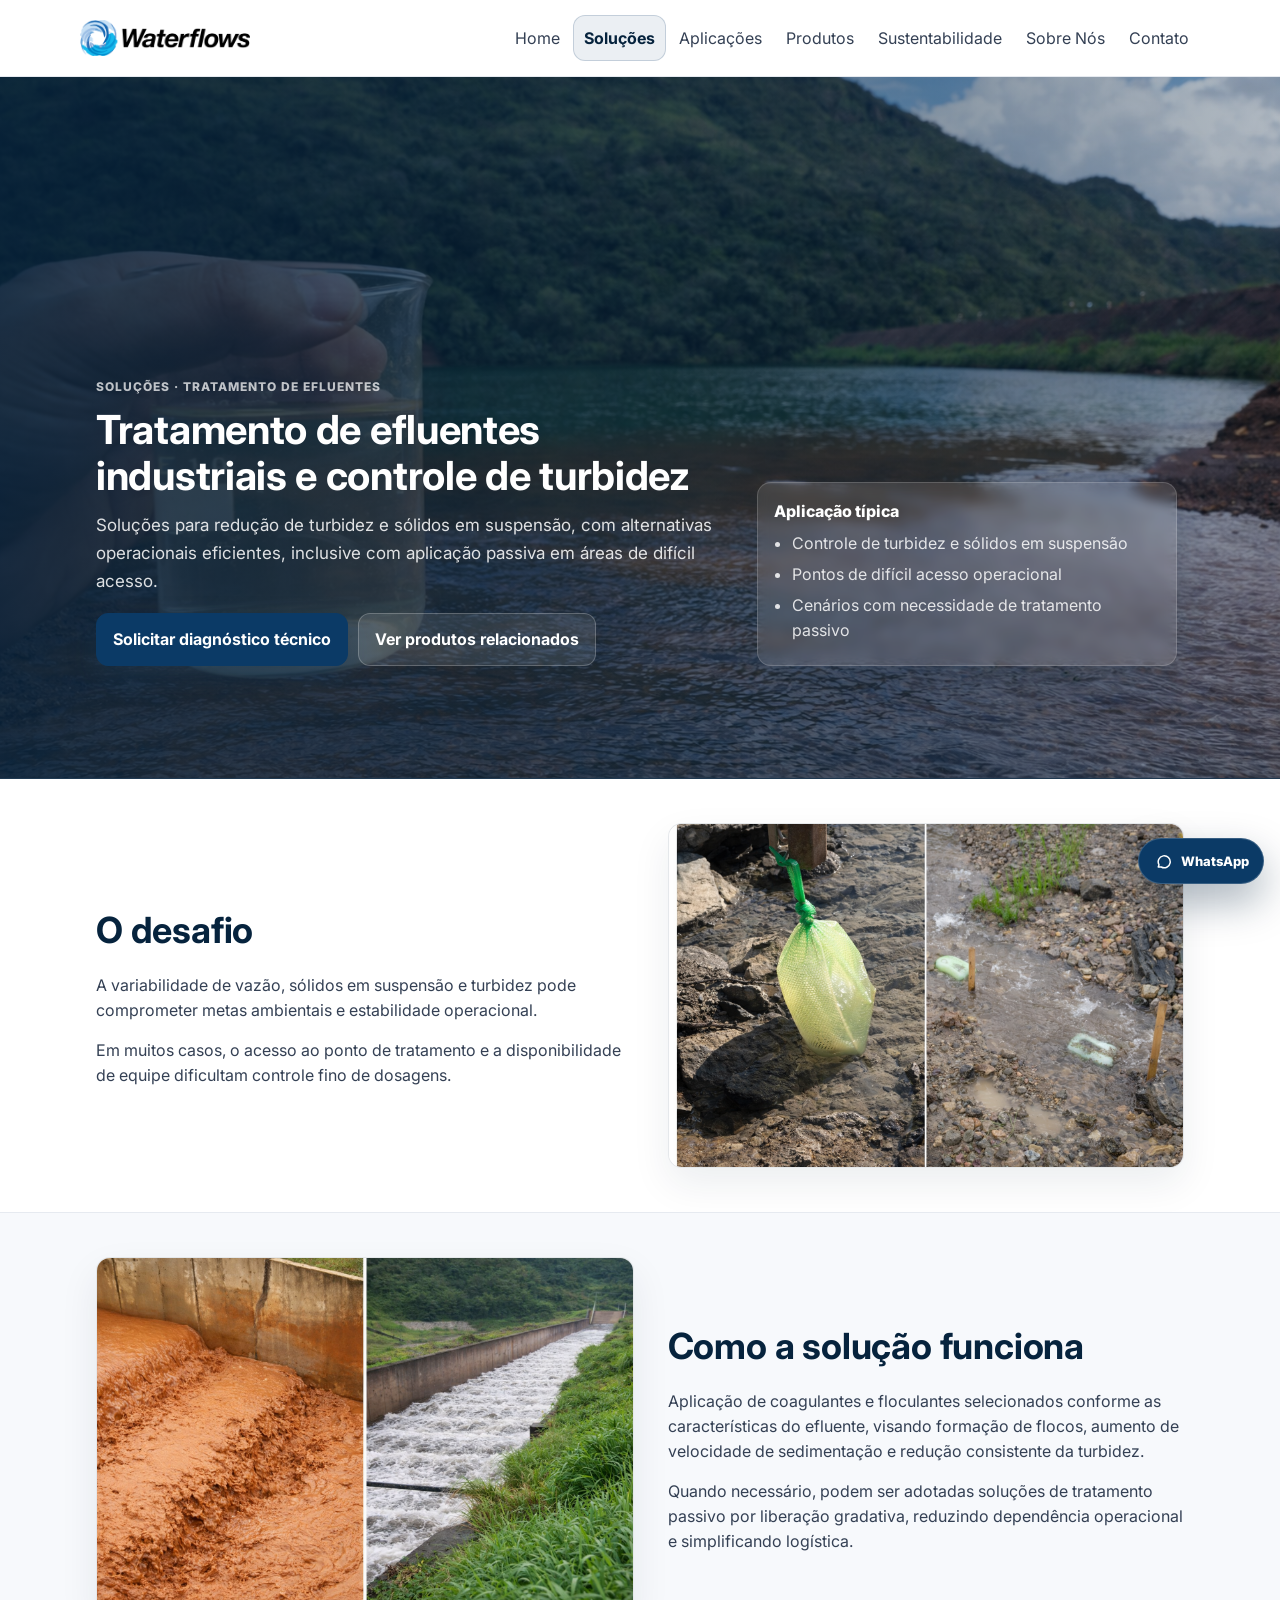
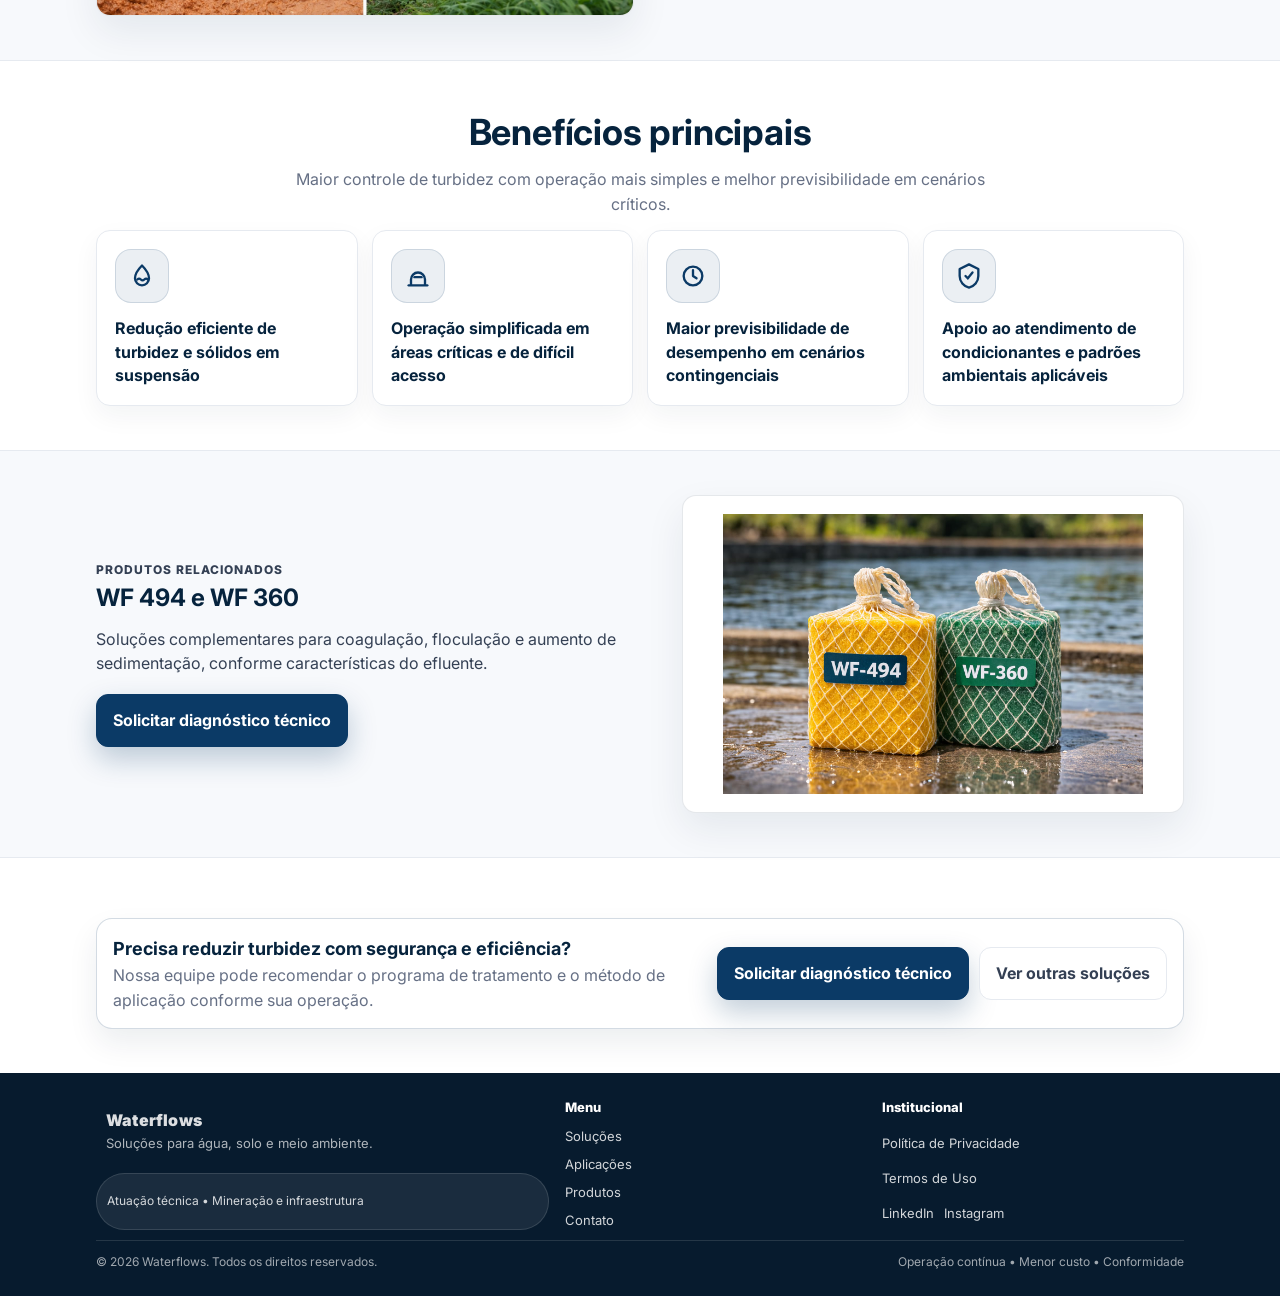
<file: tratamento-efluentes-industriais.html>
<!doctype html>
<html lang="pt-BR">
<head>
  <meta charset="utf-8" />
  <meta name="viewport" content="width=device-width, initial-scale=1" />
  <title>Tratamento de efluentes industriais e controle de turbidez | Waterflows</title>
  <meta name="description" content="Soluções para redução de turbidez e sólidos em suspensão, com alternativas operacionais eficientes, inclusive com aplicação passiva em áreas de difícil acesso." />
  <meta name="theme-color" content="#0B3A66" />

  <link rel="preconnect" href="https://fonts.googleapis.com">
  <link rel="preconnect" href="https://fonts.gstatic.com" crossorigin>
  <link href="https://fonts.googleapis.com/css2?family=Inter:wght@400;600;700;800;900&display=swap" rel="stylesheet">

  <link rel="stylesheet" href="./assets/css/styles.css" />
</head>

<body data-page="solucoes">
  <a class="skip-link" href="#conteudo">Pular para o conteúdo</a>

  <header class="site-header" aria-label="Cabeçalho">
    <div class="container header-inner">
      <a class="brand brand--logo-only" href="./index.html" aria-label="Ir para a Home Waterflows">
        <img class="brand-logo" src="./assets/img/logo-water-flow.png" alt="Waterflows" width="170" height="52" loading="eager" decoding="async">
      </a>

      <button
        class="nav-toggle"
        type="button"
        data-nav-toggle
        aria-label="Abrir menu"
        aria-controls="site-nav"
        aria-expanded="false">
        <svg viewBox="0 0 24 24" fill="none" aria-hidden="true">
          <path d="M4 7h16M4 12h16M4 17h16" stroke="currentColor" stroke-width="2" stroke-linecap="round"/>
        </svg>
      </button>

      <nav class="site-nav" id="site-nav" data-nav aria-label="Navegação principal">
        <ul class="nav-list">
          <li><a href="./index.html" data-page="home">Home</a></li>
          <li><a href="./solucoes.html" data-page="solucoes">Soluções</a></li>
          <li><a href="./aplicacoes.html" data-page="aplicacoes">Aplicações</a></li>
          <li><a href="./produtos.html" data-page="produtos">Produtos</a></li>
          <li><a href="./sustentabilidade.html" data-page="sustentabilidade">Sustentabilidade</a></li>
          <li><a href="./sobre.html" data-page="sobre">Sobre Nós</a></li>
          <li><a href="./contato.html" data-page="contato">Contato</a></li>
        </ul>
      </nav>
    </div>
  </header>

  <div class="nav-overlay" data-nav-overlay hidden></div>

  <main id="conteudo">

    <!-- HERO -->
    <section class="solution-hero" aria-label="Tratamento de efluentes industriais e controle de turbidez">
      <div class="solution-hero-bg">
        <img src="./assets/img/tratamento-efluentes-industriais.png" alt="Sistema de tratamento de efluentes industriais com controle de turbidez" loading="eager" decoding="async">
      </div>

      <div class="solution-hero-overlay"></div>

      <div class="container solution-hero-inner">
        <div class="solution-hero-copy">
          <p class="solution-eyebrow">Soluções &middot; Tratamento de efluentes</p>
          <h1>Tratamento de efluentes industriais e controle de turbidez</h1>
          <p class="solution-lead">
            Soluções para redução de turbidez e sólidos em suspensão, com alternativas operacionais eficientes, inclusive com aplicação passiva em áreas de difícil acesso.
          </p>

          <div class="hero-actions" aria-label="Ações principais">
            <a class="btn btn-primary" href="./contato.html">Solicitar diagnóstico técnico</a>
            <a class="btn btn-invert" href="#produto-relacionado">Ver produtos relacionados</a>
          </div>
        </div>

        <aside class="solution-hero-panel" aria-label="Resumo da solução">
          <p class="panel-title">Aplicação típica</p>
          <ul class="panel-list">
            <li>Controle de turbidez e sólidos em suspensão</li>
            <li>Pontos de difícil acesso operacional</li>
            <li>Cenários com necessidade de tratamento passivo</li>
          </ul>
        </aside>
      </div>
    </section>

    <!-- DESAFIO -->
    <section class="section solution-block" aria-labelledby="desafio-title">
      <div class="container">
        <div class="solution-split">
          <div class="solution-copy">
            <div class="section-head">
              <h2 id="desafio-title">O desafio</h2>
            </div>

            <p>
              A variabilidade de vazão, sólidos em suspensão e turbidez pode comprometer metas ambientais e estabilidade operacional.
            </p>

            <p>
              Em muitos casos, o acesso ao ponto de tratamento e a disponibilidade de equipe dificultam controle fino de dosagens.
            </p>
          </div>

          <div class="solution-media-card">
            <img src="./assets/img/tratamento-efluentes-industriais-2.png" alt="Efluente com elevada turbidez e sólidos em suspensão" loading="lazy" decoding="async">
          </div>
        </div>
      </div>
    </section>

    <!-- COMO FUNCIONA -->
    <section class="section soft solution-block" aria-labelledby="como-funciona-title">
      <div class="container">
        <div class="solution-split">
          <div class="solution-media-card">
            <img src="./assets/img/tratamento-efluentes-industriais-3.png" alt="Sistema de tratamento com aplicação de coagulantes e floculantes" loading="lazy" decoding="async">
          </div>

          <div class="solution-copy">
            <div class="section-head">
              <h2 id="como-funciona-title">Como a solução funciona</h2>
            </div>

            <p>
              Aplicação de coagulantes e floculantes selecionados conforme as características do efluente, visando formação de flocos, aumento de velocidade de sedimentação e redução consistente da turbidez.
            </p>

            <p>
              Quando necessário, podem ser adotadas soluções de tratamento passivo por liberação gradativa, reduzindo dependência operacional e simplificando logística.
            </p>
          </div>
        </div>
      </div>
    </section>

    <!-- BENEFÍCIOS -->
    <section class="section" aria-labelledby="beneficios-title">
      <div class="container">
        <div class="section-head center">
          <h2 id="beneficios-title">Benefícios principais</h2>
          <p>Maior controle de turbidez com operação mais simples e melhor previsibilidade em cenários críticos.</p>
        </div>

        <div class="solution-benefits-grid solution-benefits-grid--4">

          <article class="solution-benefit-card">
            <div class="solution-benefit-icon" aria-hidden="true">
              <svg viewBox="0 0 24 24" fill="none">
                <path d="M12 3s6 6 6 11a6 6 0 0 1-12 0c0-5 6-11 6-11Z" stroke="currentColor" stroke-width="2" stroke-linejoin="round"/>
                <path d="M8 15c1-1 2-1 3 0 1 1 2 1 3 0 1-1 2-1 3 0" stroke="currentColor" stroke-width="2" stroke-linecap="round"/>
              </svg>
            </div>
            <h3>Redução eficiente de turbidez e sólidos em suspensão</h3>
          </article>

          <article class="solution-benefit-card">
            <div class="solution-benefit-icon" aria-hidden="true">
              <svg viewBox="0 0 24 24" fill="none">
                <path d="M4 20h16" stroke="currentColor" stroke-width="2" stroke-linecap="round"/>
                <path d="M6 20v-5a6 6 0 0 1 12 0v5" stroke="currentColor" stroke-width="2" stroke-linejoin="round"/>
                <path d="M9 13h6" stroke="currentColor" stroke-width="2" stroke-linecap="round"/>
              </svg>
            </div>
            <h3>Operação simplificada em áreas críticas e de difícil acesso</h3>
          </article>

          <article class="solution-benefit-card">
            <div class="solution-benefit-icon" aria-hidden="true">
              <svg viewBox="0 0 24 24" fill="none">
                <path d="M12 7v5l3 2" stroke="currentColor" stroke-width="2" stroke-linecap="round" stroke-linejoin="round"/>
                <circle cx="12" cy="12" r="8" stroke="currentColor" stroke-width="2"/>
              </svg>
            </div>
            <h3>Maior previsibilidade de desempenho em cenários contingenciais</h3>
          </article>

          <article class="solution-benefit-card">
            <div class="solution-benefit-icon" aria-hidden="true">
              <svg viewBox="0 0 24 24" fill="none">
                <path d="M12 2 20 6v6c0 5-3.5 9-8 10C7.5 21 4 17 4 12V6l8-4Z" stroke="currentColor" stroke-width="2" stroke-linejoin="round"/>
                <path d="M9 12l2 2 4-5" stroke="currentColor" stroke-width="2" stroke-linecap="round"/>
              </svg>
            </div>
            <h3>Apoio ao atendimento de condicionantes e padrões ambientais aplicáveis</h3>
          </article>

        </div>
      </div>
    </section>

    <!-- PRODUTO RELACIONADO -->
    <section class="section soft solution-product-band" id="produto-relacionado" aria-labelledby="produto-title">
      <div class="container">
        <div class="solution-product-wrap">
          <div class="solution-product-copy">
            <p class="solution-product-label">Produtos relacionados</p>
            <h2 id="produto-title">WF 494 e WF 360</h2>
            <p>
              Soluções complementares para coagulação, floculação e aumento de sedimentação, conforme características do efluente.
            </p>

            <div class="hero-actions hero-actions--cta">
              <a class="btn btn-primary" href="./contato.html">Solicitar diagnóstico técnico</a>
            </div>
          </div>

          <div class="solution-product-media">
            <img src="./assets/img/wf494.jpeg" alt="Embalagens dos produtos WF 494 e WF 360" loading="lazy" decoding="async">
          </div>
        </div>
      </div>
    </section>

    <!-- CTA FINAL -->
    <section class="section">
      <div class="container">
        <div class="cta" aria-label="Chamada final">
          <div>
            <h2>Precisa reduzir turbidez com segurança e eficiência?</h2>
            <p>Nossa equipe pode recomendar o programa de tratamento e o método de aplicação conforme sua operação.</p>
          </div>
          <div class="hero-actions hero-actions--cta">
            <a class="btn btn-primary" href="./contato.html">Solicitar diagnóstico técnico</a>
            <a class="btn" href="./solucoes.html">Ver outras soluções</a>
          </div>
        </div>
      </div>
    </section>

  </main>

  <footer class="site-footer" aria-label="Rodapé">
    <div class="container">
      <div class="footer-grid">
        <div class="footer-brand">
          <div class="brand" aria-label="Marca Waterflows">
            <span class="brand-mark" aria-hidden="true"></span>
            <div>
              <div class="footer-title">Waterflows</div>
              <div class="footer-muted">Soluções para água, solo e meio ambiente.</div>
            </div>
          </div>
          <div class="badge">Atuação técnica • Mineração e infraestrutura</div>
        </div>

        <div class="footer-links" aria-label="Menu rápido">
          <strong class="footer-h">Menu</strong>
          <a href="./solucoes.html">Soluções</a>
          <a href="./aplicacoes.html">Aplicações</a>
          <a href="./produtos.html">Produtos</a>
          <a href="./contato.html">Contato</a>
        </div>

        <div class="footer-links" aria-label="Links institucionais">
          <strong class="footer-h">Institucional</strong>
          <a href="./politica-de-privacidade.html">Política de Privacidade</a>
          <a href="./termos-de-uso.html">Termos de Uso</a>
          <div class="social" aria-label="Redes sociais">
            <a href="https://www.linkedin.com/company/waterflows-br/?originalSubdomain=br" target="_blank" rel="noopener">LinkedIn</a>
            <a href="https://www.instagram.com/waterflowsbioquimica/" target="_blank" rel="noopener">Instagram</a>
          </div>
        </div>
      </div>

      <div class="footer-bottom" aria-label="Direitos autorais">
        <span>© <span id="year"></span> Waterflows. Todos os direitos reservados.</span>
        <span class="footer-tech">Operação contínua • Menor custo • Conformidade</span>
      </div>
    </div>

    <script>
      document.getElementById('year').textContent = new Date().getFullYear();
    </script>
  </footer>

  <a class="fab"
     href="https://wa.me/55XXXXXXXXXXX?text=Ol%C3%A1%21%20Quero%20falar%20com%20um%20especialista%20Waterflows."
     target="_blank" rel="noopener"
     aria-label="Falar no WhatsApp">
    <svg viewBox="0 0 24 24" fill="none" aria-hidden="true">
      <path d="M7 20l1-3a8 8 0 1 1 3 3l-4 0Z" stroke="currentColor" stroke-width="2" stroke-linejoin="round"/>
    </svg>
    <span>WhatsApp</span>
  </a>

  <script src="./assets/js/main.js" defer></script>
</body>
</html>
</file>
<file: assets/css/styles.css>
/* Waterflows — styles.css (mobile-first)
   Requisitos: breakpoints 480 / 768 / 1024, acessibilidade básica, clean industrial.
*/

:root{
  --bg: #FFFFFF;
  --bg-soft: #F7F9FC;
  --text: #344054;
  --muted: #667085;
  --border: #E6EAF0;

  --brand: #0B3A66;     /* azul institucional */
  --brand-2: #06233D;   /* azul profundo técnico */
  --accent: #1B5FA6;    /* azul médio de destaque (5%) */

  --radius: 14px;
  --shadow: 0 10px 30px rgba(6,35,61,0.10);

  --container: 1120px;

  /* escala tipográfica (mobile-first) */
  --h1: 28px;
  --h2: 24px;
  --h3: 16px;
  --p: 15px;

  /* espaçamento */
  --section-y: 28px;
}

*{ box-sizing: border-box; }
html{ scroll-behavior: smooth; }
body{
  margin: 0;
  font-family: Inter, Lato, system-ui, -apple-system, Segoe UI, Roboto, Arial, sans-serif;
  color: var(--text);
  background: var(--bg);
  line-height: 1.55;
}

img{ max-width: 100%; height: auto; display: block; }
a{ color: inherit; text-decoration: none; }

/* links em texto (conteúdo) ficam visíveis por padrão */
main a:not(.btn):not(.nav-list a){
  color: var(--brand);
  text-decoration: underline;
  text-decoration-color: rgba(11,58,102,0.35);
  text-underline-offset: 3px;
}
main a:not(.btn):not(.nav-list a):hover{
  text-decoration-color: rgba(11,58,102,0.75);
}

:focus-visible{
  outline: 3px solid rgba(11,58,102,0.35);
  outline-offset: 3px;
  border-radius: 8px;
}

.container{
  width: 100%;
  max-width: var(--container);
  margin: 0 auto;
  padding: 0 16px;
}

.skip-link{
  position: absolute;
  left: -999px;
  top: 12px;
  background: var(--brand);
  color: #fff;
  padding: 10px 12px;
  border-radius: 10px;
  z-index: 2000;
}
.skip-link:focus{ left: 12px; }

/* Skip-link: mantém no DOM (a11y), mas nunca mostra visualmente */
.skip-link{
  position: absolute !important;
  width: 1px !important;
  height: 1px !important;
  padding: 0 !important;
  margin: -1px !important;
  overflow: hidden !important;
  clip: rect(0,0,0,0) !important;
  white-space: nowrap !important;
  border: 0 !important;
}

/* garante que nem com foco apareça */
.skip-link:focus,
.skip-link:focus-visible{
  left: -999px !important;
  top: 12px !important;
}

/* ===== Header / Nav ===== */

.site-header{
  position: sticky;
  top: 0;
  z-index: 1000;
  background: rgba(255,255,255,0.92);
  backdrop-filter: blur(10px);
  border-bottom: 1px solid var(--border);
}

.header-inner{
  display: flex;
  align-items: center;
  justify-content: space-between;
  gap: 12px;
  padding: 12px 0;
}

.brand{
  display: flex;
  align-items: center;
  gap: 10px;
  min-width: 180px;
}

.brand-logo{
  width: 140px;
  height: 44px;
  object-fit: contain;
  display: block;
}

.nav-toggle{
  display: inline-flex;
  align-items: center;
  justify-content: center;
  width: 44px;
  height: 44px;
  border: 1px solid var(--border);
  background: #fff;
  border-radius: 12px;
  cursor: pointer;
}
.nav-toggle svg{ width: 22px; height: 22px; }

.site-nav{
  position: absolute;
  left: 0;
  right: 0;
  top: 64px;
  background: #fff;
  border-bottom: 1px solid var(--border);
  display: none;
}
.site-nav.open{ display: block; }

.nav-list{
  list-style: none;
  margin: 0;
  padding: 10px 16px 16px 16px;
  display: grid;
  gap: 6px;
}

.nav-list a{
  display: flex;
  align-items: center;
  justify-content: space-between;
  padding: 12px 12px;
  border-radius: 12px;
  border: 1px solid transparent;
}

.nav-list a:hover{
  background: var(--bg-soft);
  border-color: var(--border);
}

.nav-list a.active{
  background: rgba(11,58,102,0.08);
  border-color: rgba(11,58,102,0.18);
  color: var(--brand-2);
  font-weight: 700;
}

.nav-overlay{
  position: fixed;
  inset: 0;
  background: rgba(6,35,61,0.25);
  z-index: 900;
}

/* ===== Buttons ===== */

.btn{
  display: inline-flex;
  align-items: center;
  justify-content: center;
  gap: 10px;
  padding: 13px 16px;
  border-radius: 12px;
  border: 1px solid var(--border);
  background: #fff;
  cursor: pointer;
  font-weight: 700;
}

.btn-primary{
  background: var(--brand);
  border-color: var(--brand);
  color: #fff;
  box-shadow: 0 12px 28px rgba(11,58,102,0.25);
}
.btn-primary:hover{ filter: brightness(0.98); }

.btn-invert{
  background: rgba(255,255,255,0.10);
  border-color: rgba(255,255,255,0.22);
  color: #fff;
}
.btn-invert:hover{ background: rgba(255,255,255,0.14); }

/* ===== Typography ===== */

h1{
  margin: 8px 0 10px 0;
  font-size: var(--h1);
  line-height: 1.15;
  letter-spacing: -0.3px;
  color: var(--brand-2);
}

.lead{
  margin: 0;
  color: var(--text);
  font-size: var(--p);
  max-width: 62ch;
}

/* ===== Hero ===== */

.hero{
  padding: 38px 0 18px 0;
  background:
    radial-gradient(900px 350px at 20% 0%, rgba(11,58,102,0.10), transparent 60%),
    radial-gradient(900px 350px at 80% 0%, rgba(6,35,61,0.08), transparent 60%);
}

.hero-grid{
  display: grid;
  gap: 18px;
}

/* institucional: CTA do hero alinhada à esquerda */
.hero-actions{
  margin-top: 18px;
  display: flex;
  flex-wrap: wrap;
  gap: 10px;
  justify-content: flex-start;
}

.hero-actions--cta{
  justify-content: flex-start;
}

.hero.hero-image{
  min-height: 72vh;
  padding: 70px 0 90px;
  position: relative;
  color: #fff;
  background:
    linear-gradient(90deg, rgba(6,35,61,0.88), rgba(6,35,61,0.55)),
    url("./../img/foto-drone.png");
  background-size: cover;
  background-position: center 50%;
  border-bottom: 1px solid rgba(255,255,255,0.10);
}

.hero.hero-image h1{ color:#fff; }
.hero.hero-image .lead{ color: rgba(255,255,255,0.86); }

.hero-panel{
  border: 1px solid var(--border);
  border-radius: var(--radius);
  background: rgba(255,255,255,0.85);
  box-shadow: var(--shadow);
  padding: 14px;
}

.hero-panel--glass{
  background: rgba(255,255,255,0.10);
  border-color: rgba(255,255,255,0.16);
}

.hero-panel--glass .panel-title{ color: #fff; }
.hero-panel--glass .panel-list{ color: rgba(255,255,255,0.82); }

.panel-title{
  font-weight: 800;
  color: var(--brand-2);
  margin: 0 0 8px 0;
}
.panel-list{
  margin: 0;
  padding-left: 18px;
}
.panel-list li{ margin: 6px 0; }

.wave{
  display:block;
  width:100%;
  height: 36px; /* agora aparece */
  margin-top: -2px;
}
.wave path{ fill: var(--bg); }

/* ===== Sections / Grid ===== */

.section{ padding: var(--section-y) 0; }
.section.soft{
  background: var(--bg-soft);
  border-top: 1px solid var(--border);
  border-bottom: 1px solid var(--border);
}

.section-head{
  display: grid;
  gap: 6px;
  margin-bottom: 14px;
}

.section-head.center{
  text-align: center;
  justify-items: center;
}
.section-head.center p{ margin: 0 auto; }

.section-head h2{
  margin: 0;
  font-size: var(--h2);
  color: var(--brand-2);
  letter-spacing: -0.2px;
}
.section-head p{
  margin: 0;
  color: var(--muted);
  max-width: 70ch;
}

.section-actions{
  margin-top: 26px;          /* mais respiro (mobile/tablet) */
  display: flex;
  flex-wrap: wrap;
  gap: 12px;
  justify-content: center;
}

/* desktop: mais “premium” */
@media (min-width: 1024px){
  .section-actions{
    margin-top: 40px;        /* botões bem mais afastados dos cards */
    gap: 14px;
  }
}

.grid{ display: grid; gap: 12px; }

.card{
  border: 1px solid var(--border);
  border-radius: var(--radius);
  background: #fff;
  padding: 14px;
}
.card h3{
  margin: 0 0 6px 0;
  font-size: var(--h3);
  color: var(--brand-2);
}
.card p{ margin: 0; color: var(--muted); }


/* ===== Por que Waterflows ===== */

.section-why{
  background: #fff;
}

.reason-grid{
  align-items: stretch;
}

.reason-card{
  border: 1px solid var(--border);
  border-radius: var(--radius);
  padding: 18px;
  background: #fff;
  transition: box-shadow .2s ease, transform .15s ease;
}

.reason-card:hover{
  box-shadow: 0 14px 34px rgba(6,35,61,0.08);
  transform: translateY(-2px);
}

.reason-number{
  width: 48px;
  height: 48px;
  border-radius: 16px;
  background: var(--brand);
  color: #fff;
  font-weight: 900;
  font-size: 16px;
  display:flex;
  align-items:center;
  justify-content:center;
  margin-bottom: 12px;
  box-shadow: 0 14px 28px rgba(11,58,102,0.25);
}

.reason-card h3{
  margin: 0 0 8px 0;
  font-size: 17px;
  color: var(--brand-2);
}

.reason-card p{
  margin: 0;
  color: var(--muted);
  font-size: 14px;
}

.sr-only{
  position:absolute;
  width:1px;
  height:1px;
  padding:0;
  margin:-1px;
  overflow:hidden;
  clip:rect(0,0,0,0);
  white-space:nowrap;
  border:0;
}

/* ===== Logos ===== */

.logo-row{
  display: grid;
  grid-template-columns: repeat(2, minmax(0,1fr));
  gap: 10px;
  margin-top: 10px;
}

.logo-pill{
  border: 1px dashed rgba(52,64,84,0.35);
  border-radius: 999px;
  padding: 10px 12px;
  background: rgba(255,255,255,0.7);
  display:flex;
  align-items:center;
  justify-content:center;
  min-height: 54px;
}

.logo-pill img{
  max-height: 50px;
  width: auto;
  max-width: 100%;
  object-fit: contain;
  opacity: 1;
  filter: none;
}

/* ===== Aplicações ===== */

.apps-grid{ align-items: stretch; }

.app-card{
  padding: 16px;
  border-radius: var(--radius);
  box-shadow: 0 10px 26px rgba(6,35,61,0.06);
  transition: transform .15s ease, box-shadow .15s ease, border-color .15s ease;
}
.app-card:hover{
  transform: translateY(-2px);
  box-shadow: 0 16px 38px rgba(6,35,61,0.10);
  border-color: rgba(11,58,102,0.22);
}

.app-top{
  display:flex;
  align-items:center;
  justify-content: space-between;
  gap: 12px;
  margin-bottom: 10px;
}

.app-badge{
  display:inline-flex;
  align-items:center;
  padding: 7px 12px;
  border-radius: 999px;
  font-size: 12px;
  font-weight: 800;
  color: var(--brand-2);
  background: rgba(11,58,102,0.08);
  border: 1px solid rgba(11,58,102,0.16);
}

.app-icon{
  width: 42px;
  height: 42px;
  border-radius: 14px;
  display:flex;
  align-items:center;
  justify-content:center;
  color: var(--brand);
  background: rgba(11,58,102,0.06);
  border: 1px solid rgba(11,58,102,0.14);
}
.app-icon svg{ width: 22px; height: 22px; }

.app-card h3{
  margin: 0 0 10px 0;
  letter-spacing: -0.1px;
}

.app-list{
  margin: 0;
  padding-left: 18px;
  color: var(--muted);
}
.app-list li{ margin: 6px 0; }

/* ===== Steps ===== */

.steps{ display: grid; gap: 10px; }

.step{
  display: grid;
  grid-template-columns: 44px 1fr;
  gap: 10px;
  align-items: start;
  padding: 12px;
  border-radius: var(--radius);
  background: #fff;
  border: 1px solid var(--border);
}
.step-num{
  width: 44px;
  height: 44px;
  border-radius: 14px;
  background: rgba(11,58,102,0.10);
  display: flex;
  align-items: center;
  justify-content: center;
  font-weight: 900;
  color: var(--brand-2);
}
.step h3{ margin: 0 0 2px 0; font-size: 15px; color: var(--brand-2); }
.step p{ margin: 0; color: var(--muted); }

/* ===== CTA (sem gradiente chamativo) ===== */

.cta{
  margin-top: 16px;
  display: grid;
  gap: 12px;
  align-items: center;
  border-radius: calc(var(--radius) + 2px);
  border: 1px solid rgba(11,58,102,0.18);
  background: #fff;
  box-shadow: 0 14px 30px rgba(6,35,61,0.08);
  padding: 16px;
}
.cta h2{ margin: 0; font-size: 18px; color: var(--brand-2); }
.cta p{ margin: 0; color: var(--muted); }
.cta .hero-actions{ margin: 0; }

/* ===== Forms (mantido) ===== */

.form{ display: grid; gap: 12px; }
.field{ display: grid; gap: 6px; }

label{
  font-size: 13px;
  color: var(--brand-2);
  font-weight: 700;
}

input, textarea{
  width: 100%;
  padding: 12px 12px;
  border-radius: 12px;
  border: 1px solid var(--border);
  background: #fff;
  font: inherit;
  color: var(--text);
}
textarea{ min-height: 140px; resize: vertical; }

.helper{ font-size: 12px; color: var(--muted); }
.contact-grid{ display: grid; gap: 12px; }

/* ===== Footer ===== */

.site-footer{
  padding: 24px 0;
  background: #071B2E;
  color: rgba(255,255,255,0.86);
}
.footer-grid{ display: grid; gap: 16px; }

.footer-brand{ display: grid; gap: 10px; }

.footer-title{ font-weight: 900; letter-spacing: 0.2px; }
.footer-muted{ color: rgba(255,255,255,0.68); font-size: 13px; }

.footer-h{
  color: #fff;
  font-weight: 800;
  font-size: 13px;
}

.footer-links{ display: grid; gap: 8px; }
.footer-links a{
  color: rgba(255,255,255,0.82);
  font-size: 13px;
}
.footer-links a:hover{ color: #fff; text-decoration: underline; }

.footer-bottom{
  margin-top: 10px;
  padding-top: 12px;
  border-top: 1px solid rgba(255,255,255,0.12);
  display: flex;
  flex-wrap: wrap;
  gap: 10px;
  justify-content: space-between;
  align-items: center;
  font-size: 12px;
  color: rgba(255,255,255,0.62);
}

.social{ display: inline-flex; gap: 10px; }

.badge{
  display: inline-flex;
  align-items: center;
  padding: 8px 10px;
  border-radius: 999px;
  background: rgba(255,255,255,0.08);
  border: 1px solid rgba(255,255,255,0.12);
  color: rgba(255,255,255,0.82);
  font-size: 12px;
}

/* ===== WhatsApp ===== */

.fab{
  position: fixed;
  right: 16px;
  bottom: 16px;
  z-index: 1500;
  display: inline-flex;
  gap: 10px;
  align-items: center;
  padding: 12px 14px;
  border-radius: 999px;
  background: var(--brand);
  color:#fff;
  border: 1px solid rgba(255,255,255,0.18);
  box-shadow: 0 18px 40px rgba(6,35,61,0.35);
}
.fab svg{ width:18px; height:18px; }
.fab span{ font-weight: 800; font-size: 13px; }

/* ===== Breakpoints ===== */

/* ≥ 480px */
@media (min-width: 480px){
  :root{
    --h1: 32px;
    --h2: 26px;
  }
  .logo-row{ grid-template-columns: repeat(3, minmax(0,1fr)); }
}

/* ≥ 768px */
@media (min-width: 768px){
  :root{
    --h1: 36px;
    --h2: 30px;
    --section-y: 36px;
  }

  .nav-toggle{ display: none; }

  .site-nav{
    position: static;
    display: block !important;
    background: transparent;
    border: 0;
  }

  .nav-list{
    padding: 0;
    display: flex;
    gap: 2px;
    align-items: center;
  }

  .nav-list a{ padding: 10px 10px; }

  .hero-grid{
    grid-template-columns: 1.15fr 0.85fr;
    align-items: start;
    gap: 18px;
  }

  .grid.cols-2{ grid-template-columns: repeat(2, minmax(0,1fr)); }
  .grid.cols-3{ grid-template-columns: repeat(3, minmax(0,1fr)); }

  .steps{ grid-template-columns: repeat(2, minmax(0,1fr)); }
  .cta{ grid-template-columns: 1fr auto; }
  .contact-grid{ grid-template-columns: 1.15fr 0.85fr; }
  .footer-grid{ grid-template-columns: 1.2fr 0.8fr 0.8fr; }

  .brand-logo{ width: 170px; height: 52px; }

  /* apps: 2 col já é o padrão aqui */
  .grid.apps-grid{ grid-template-columns: repeat(2, minmax(0,1fr)); }
}

/* ≥ 1024px */
@media (min-width: 1024px){
  :root{
    --h1: 40px;
    --h2: 36px;
    --section-y: 44px;
  }

  .hero{ padding: 52px 0 26px 0; }

  /* apps: 4 col */
  .grid.apps-grid{ grid-template-columns: repeat(4, minmax(0,1fr)); }

  /* lista com 2 colunas controladas */
  .app-list{
    display: grid;
    grid-template-columns: 1fr 1fr;
    column-gap: 16px;
    row-gap: 8px;
    padding-left: 18px;
  }
  .app-list li:last-child{ grid-column: 1 / -1; }
  .app-card h3{ font-size: 15px; }
}

/* ===== Aplicações (cards com imagem dominante) ===== */

.apps-media-grid{
  display: grid;
  gap: 18px;
  margin-top: 10px;
}

.section-how{
  background: #fff;
  border-top: 1px solid var(--border);
  border-bottom: 1px solid var(--border);
}

/* 1 col no mobile; 2 col >=768; 4 col >=1024 */
@media (min-width: 768px){
  .apps-media-grid{ grid-template-columns: repeat(2, minmax(0,1fr)); }
}
@media (min-width: 1024px){
  .apps-media-grid{ grid-template-columns: repeat(4, minmax(0,1fr)); }
}

.app-media-card{
  position: relative;
  border-radius: var(--radius);
  overflow: hidden;
  min-height: 340px;
  border: 1px solid rgba(6,35,61,0.12);
  background: #000;
  box-shadow: 0 18px 42px rgba(6,35,61,0.12);
  transition: transform .18s ease, box-shadow .18s ease;
}

.app-media-card:hover{
  transform: translateY(-3px);
  box-shadow: 0 26px 58px rgba(6,35,61,0.18);
}

.app-media{
  position: absolute;
  inset: 0;
}
.app-media img{
  width: 100%;
  height: 100%;
  object-fit: cover;
  filter: grayscale(35%) contrast(1.05);
  transform: scale(1.02);
}

/* overlay para leitura + peso institucional */
.app-media-overlay{
  position: absolute;
  inset: 0;
  background:
    linear-gradient(180deg, rgba(6,35,61,0.20) 0%, rgba(6,35,61,0.78) 100%);
}

/* topo: chip + ícone */
.app-media-top{
  position: absolute;
  top: 14px;
  left: 14px;
  right: 14px;
  display: flex;
  align-items: center;
  justify-content: space-between;
  gap: 10px;
}

.app-chip{
  display: inline-flex;
  align-items: center;
  padding: 8px 12px;
  border-radius: 999px;
  font-size: 12px;
  font-weight: 800;
  color: #fff;
  background: rgba(11,58,102,0.92);
  border: 1px solid rgba(255,255,255,0.16);
}

.app-miniicon{
  width: 38px;
  height: 38px;
  border-radius: 14px;
  display: inline-flex;
  align-items: center;
  justify-content: center;
  color: #fff;
  background: rgba(255,255,255,0.10);
  border: 1px solid rgba(255,255,255,0.14);
}
.app-miniicon svg{ width: 20px; height: 20px; }

/* base: título + lista */
.app-media-bottom{
  position: absolute;
  left: 0;
  right: 0;
  bottom: 0;
  padding: 18px 18px 16px 18px;
  background: linear-gradient(
    180deg,
    rgba(6,35,61,0.00) 0%,
    rgba(11,58,102,0.96) 85%
  );
}

.app-media-bottom h3{
  margin: 0 0 10px 0;
  color: #fff;
  font-size: 16px;
  font-weight: 800;
  letter-spacing: -0.2px;
}

.app-media-list{
  margin: 0;
  padding-left: 18px;
  color: rgba(255,255,255,0.86);
}
.app-media-list li{ margin: 6px 0; }


/* ===== Soluções: upgrade institucional ===== */

.feature-cards{
  gap: 18px;
}

.feature-card{
  padding: 0; /* deixa imagem encostar no topo */
  overflow: hidden;
  border-radius: 12px;
  border: 1px solid rgba(6,35,61,0.12);
  box-shadow: 0 12px 28px rgba(6,35,61,0.06);
  transition: transform .18s ease, box-shadow .18s ease, border-color .18s ease;
}

.feature-card:hover{
  transform: translateY(-3px);
  box-shadow: 0 24px 54px rgba(6,35,61,0.10);
  border-color: rgba(11,58,102,0.20);
}

.feature-media{
  position: relative;
  aspect-ratio: 16 / 9;
  overflow: hidden;
  border-top-left-radius: 12px;
  border-top-right-radius: 12px;
}

.feature-media img{
  width: 100%;
  height: 100%;
  object-fit: cover;
  filter: grayscale(18%) contrast(1.05);
  transform: scale(1.02);
}

/* “acabamento” sutil no topo da imagem (técnico, não chamativo) */
.feature-media::after{
  content:"";
  position:absolute;
  inset:0;
  background: linear-gradient(180deg, rgba(6,35,61,0.08) 0%, rgba(6,35,61,0.00) 55%);
  pointer-events:none;
}

.feature-body{
  padding: 14px 16px 16px 16px;
  display: grid;
  gap: 8px;
}

.feature-body h3{
  margin: 0;
  font-size: 16px;
  font-weight: 800;
  color: var(--brand-2);
  letter-spacing: -0.2px;
}

.feature-body p{
  margin: 0;
  color: var(--muted);
  font-size: 14px;
  line-height: 1.55;

  display: -webkit-box;
  -webkit-line-clamp: 3;
  -webkit-box-orient: vertical;
  overflow: hidden;
}

/* barra técnica no topo do card */
.feature-card{
  position: relative;
}

.feature-card::before{
  content:"";
  position:absolute;
  top: 0;
  left: 0;
  right: 0;
  height: 4px;
  background: rgba(11,58,102,0.85);
}

/* equaliza altura do card em grid */
@media (min-width: 768px){
  .feature-card{ height: 100%; }
}


/* ===== Produtos – visual linha técnica ===== */

.product-card{
  padding: 0;
  overflow: hidden;
  border-radius: 12px;
  border: 1px solid rgba(6,35,61,0.12);
  box-shadow: 0 12px 28px rgba(6,35,61,0.06);
  transition: transform .18s ease, box-shadow .18s ease;
}

.product-card:hover{
  transform: translateY(-3px);
  box-shadow: 0 22px 48px rgba(6,35,61,0.12);
}

.product-topbar{
  height: 4px;
  background: rgba(11,58,102,0.85);
}

.product-media{
  display: flex;
  align-items: center;
  justify-content: center;
  padding: 22px 16px;
  background: #f7f9fc;
}

.product-media img{
  max-height: 160px;
  object-fit: contain;
}

.product-body{
  padding: 16px 18px 18px 18px;
  display: grid;
  gap: 6px;
}

.product-code{
  font-size: 12px;
  font-weight: 800;
  letter-spacing: 1px;
  text-transform: uppercase;
  color: rgba(11,58,102,0.85);
}

.product-body h3{
  margin: 0;
  font-size: 15px;
  font-weight: 800;
  color: var(--brand-2);
}

.product-body p{
  margin: 0;
  font-size: 14px;
  color: var(--muted);
  line-height: 1.5;
}

/* ===== Processo circular (Como atuamos) ===== */

.process{
  display: grid;
  gap: 18px;
  margin-top: 14px;
  align-items: center;
}

@media (min-width: 768px){
  .process{
    grid-template-columns: 420px 1fr;
    gap: 26px;
    align-items: start;
  }
}

/* Visual */
.process-visual{
  display: grid;
  place-items: center;
}

.process-ring{
  width: min(380px, 92vw);
  height: auto;
}

.ring-track{
  fill: none;
  stroke: rgba(6,35,61,0.10);
  stroke-width: 18;
}

.ring-seg{
  fill: none;
  stroke: rgba(11,58,102,0.75);
  stroke-width: 18;
  stroke-linecap: round;
  opacity: 0.30;
  transition: opacity .25s ease, stroke .25s ease;
}

.ring-seg.is-active{
  opacity: 1;
  stroke: rgba(11,58,102,0.95);
}

/* Miolo */
.ring-core{
  fill: #fff;
  stroke: rgba(6,35,61,0.10);
  stroke-width: 1;
}

.ring-label{
  font-size: 22px;
  font-weight: 900;
  fill: var(--brand-2);
  letter-spacing: 0.5px;
}
.ring-sub{
  font-size: 12px;
  font-weight: 700;
  fill: rgba(52,64,84,0.72);
}

/* Conteúdo */
.process-tabs{
  display: grid;
  gap: 10px;
}

.process-tab{
  width: 100%;
  display: flex;
  align-items: center;
  gap: 10px;
  padding: 12px 12px;
  border-radius: 12px;
  border: 1px solid rgba(6,35,61,0.10);
  background: #fff;
  cursor: pointer;
  font-weight: 800;
  color: var(--brand-2);
}

.process-tab:hover{
  border-color: rgba(11,58,102,0.20);
  background: rgba(11,58,102,0.03);
}

.process-tab[aria-selected="true"]{
  border-color: rgba(11,58,102,0.30);
  background: rgba(11,58,102,0.06);
}

.tab-num{
  width: 34px;
  height: 34px;
  border-radius: 12px;
  display: grid;
  place-items: center;
  font-weight: 900;
  color: var(--brand-2);
  background: rgba(11,58,102,0.10);
  border: 1px solid rgba(11,58,102,0.16);
}

.process-panel{
  margin-top: 14px;
  padding: 14px 14px;
  border-radius: 12px;
  border: 1px solid rgba(6,35,61,0.10);
  background: #fff;
}

.process-title{
  margin: 0 0 6px 0;
  color: var(--brand-2);
  font-size: 16px;
  font-weight: 900;
}

.process-desc{
  margin: 0;
  color: var(--muted);
}

/* Fallback (mostra só se JS falhar) */
.process-fallback{
  margin: 14px 0 0 0;
  padding-left: 18px;
  color: var(--muted);
}
.process.js .process-fallback{ display: none; }

/* Animação do ring (5 estágios sempre visíveis + preenchimento 1→5)
   Requer SVG com:
   - .ring-seg-track (cinza, sempre visível)
   - .ring-seg-fill  (azul, anima)
*/

/* Track sempre visível */
.ring-seg-track{
  fill: none;
  stroke: rgba(6,35,61,0.16);
  stroke-width: 18;
  stroke-linecap: round;
}

/* Fill animado (começa vazio via JS com dashoffset = totalLength) */
.ring-seg-fill{
  fill: none;
  stroke-width: 18;
  stroke-linecap: round;
  stroke: rgba(11,58,102,0.55);
  transition: stroke .25s ease, opacity .25s ease;
  opacity: 1;
}

/* Estado ativo (segmento atual mais forte) */
.ring-seg-fill.is-active{
  stroke: rgba(11,58,102,0.95);
}

/* Segmentos já concluídos (um pouco menos forte) */
.ring-seg-fill.is-filled{
  stroke: rgba(11,58,102,0.62);
}

/* Acessibilidade: reduz motion = sem animação (JS deve setar offsets direto) */
@media (prefers-reduced-motion: reduce){
  .ring-seg-fill{
    transition: none !important;
  }
}


/* ===== Como atuamos: imagem no desktop, steps no mobile/tablet ===== */

/* ===== Como atuamos: imagem full-bleed no desktop; steps no mobile/tablet ===== */

/* default (mobile/tablet): mostra steps, esconde imagem */
.how-media{ display: none; }
.how-steps{ display: block; }

/* imagem base */
.how-media img{
  width: 100%;
  height: auto;
  display: block;
}

/* desktop (>=1024): mostra imagem, esconde steps e faz full-bleed */
@media (min-width: 1024px){
  .how-media{ display: block; }
  .how-steps{ display: none; }

  .how-media--full{
    width: 100vw;
    margin-left: calc(50% - 50vw);
    margin-right: calc(50% - 50vw);
    padding: 0;
  }

  .how-media--full img{
    width: 100%;
    height: auto;
    border-radius: 0;
    border: 0;
    background: transparent;
  }
}


/* ===== Sustentabilidade: trava SVG para não explodir ===== */
.sustain .sustain-icon{
  width: 72px;
  height: 72px;
  display: grid;
  place-items: center;
  border-radius: 16px;
  background: rgba(11,58,102,0.06);
  border: 1px solid rgba(11,58,102,0.14);
  color: var(--brand);
}

/* O FIX principal */
.sustain .sustain-icon svg{
  width: 34px;     /* tamanho real do ícone dentro do “badge” */
  height: 34px;
  display: block;
}

/* Segurança extra: se existir svg global com width:100% */
.sustain svg{
  max-width: 100%;
}

/* ===== Desktop versão premium ===== */
/* ===== Desktop versão premium (Sustentabilidade) ===== */
@media (min-width: 1024px){

  .sustain{
    position: relative;
    color: #fff;
    background: url("../img/bg-mineracao.jpg") center/cover no-repeat;
  }

  .sustain::before{
    content:"";
    position:absolute;
    inset:0;
    background: rgba(11,58,102,0.72);
    z-index: 0;
  }

  /* garante que TODO o conteúdo fique acima do overlay */
  .sustain .container{
    position: relative;
    z-index: 1;
  }

  /* ✅ COR DO TÍTULO E SUBTÍTULO (o que faltava) */
  .sustain .section-head h2{
    color: #fff !important;
  }
  .sustain .section-head p{
    color: rgba(255,255,255,0.82) !important;
  }

  .sustain-grid{
    display: grid;
    grid-template-columns: repeat(5, minmax(0, 1fr));
    gap: 24px;
    margin-top: 40px;
  }

  .sustain-card{
    background: rgba(6,35,61,0.35);
    border: 1px solid rgba(255,255,255,0.18);
    backdrop-filter: blur(6px);
    border: 1px solid rgba(255,255,255,0.20);
    padding: 28px;
    border-radius: 14px;
    transition: transform .3s ease, box-shadow .3s ease, border-color .3s ease;
  }

  .sustain-card:hover{
    transform: translateY(-6px);
    box-shadow: 0 15px 35px rgba(0,0,0,.30);
    border-color: rgba(255,255,255,0.28);
  }

  .sustain-card h3{
    color: #fff;
  }

.sustain-card p{
  font-size: 13px;
  line-height: 1.5;
  opacity: .9;
}

.sustain-icon{
  width: 56px;
  height: 56px;
  background: rgba(255,255,255,0.12);
  border-radius: 14px;
}

.sustain-icon svg{
  width: 30px;
  height: 30px;
}

.sustain-card{
  transition: transform .25s ease, box-shadow .25s ease;
}

.sustain-card:hover{
  transform: translateY(-6px);
  box-shadow: 0 24px 60px rgba(0,0,0,.35);
}

}

/* ===== Desktop versão premium ===== */
@media (min-width: 1024px){

  .sustain{
    position: relative;
    background: url("../img/bg-mineracao.jpg") center/cover no-repeat;
    color: #fff;
  }

  .sustain::before{
    content: "";
    position: absolute;
    inset: 0;
    background: rgba(11,58,102,0.75); /* azul institucional */
  }

  .sustain .container{
    position: relative;
    z-index: 2;
  }

  .sustain-grid{
    display: grid;
    grid-template-columns: repeat(5, 1fr);
    gap: 24px;
    margin-top: 40px;
  }

  .sustain-card{
    background: rgba(255,255,255,0.08);
    backdrop-filter: blur(6px);
    border: 1px solid rgba(255,255,255,0.2);
    padding: 28px;
    border-radius: 14px;
    transition: transform .3s ease, box-shadow .3s ease;
  }

  .sustain-card:hover{
    transform: translateY(-6px);
    box-shadow: 0 15px 35px rgba(0,0,0,.3);
  }

  .sustain-card h3{
    color: #fff;
  }

  .sustain-card p{
    color: rgba(255,255,255,.85);
  }

  .sustain-icon{
    margin-bottom: 14px;
  }

  .sustain-icon svg{
    width: 36px;
    height: 36px;
    color: #6EDC8C; /* verde institucional */
  }
  /* hover - premium e discreto */
.sustain-card{
  transition: transform .22s ease, box-shadow .22s ease, background-color .22s ease, border-color .22s ease;
}

@media (min-width: 1024px){
  .sustain-card:hover{
    transform: translateY(-6px);
    background: rgba(6,35,61,0.28);         /* azul profundo sutil */
    border-color: rgba(255,255,255,0.28);
    box-shadow: 0 18px 42px rgba(0,0,0,0.28);
  }
}

}

/* destaque leve no card 1 (se você quiser um "carro-chefe") */
@media (min-width: 1024px){
  .sustain-card.is-featured{
    background: rgba(255,255,255,0.12);
    border-color: rgba(255,255,255,0.32);
    transform: translateY(-4px);
  }
}

@media (min-width: 1024px){

  .sustain-card{
    position: relative;
    overflow: hidden;
  }

  .sustain-card::before{
    content:"";
    position:absolute;
    left: 24px;
    right: 24px;
    top: 14px;
    height: 3px;
    border-radius: 999px;
    background: linear-gradient(
      90deg,
      rgba(255,255,255,0),
      rgba(255,255,255,0.55),
      rgba(255,255,255,0)
    );
    opacity: 0;
    transition: opacity .25s ease;
  }

  .sustain-card:hover::before{
    opacity: 1;
  }

}

@media (min-width: 1024px){

  /* garante base */
  .sustain-card{ position: relative; overflow: hidden; }

  /* linha */
  .sustain-card::before{
    content:"";
    position:absolute;
    left: 24px;
    right: 24px;
    top: 14px;
    height: 3px;
    border-radius: 999px;
    background: linear-gradient(
      90deg,
      rgba(255,255,255,0),
      rgba(255,255,255,0.55),
      rgba(255,255,255,0)
    );
    opacity: 0;
    transition: opacity .25s ease;
  }

  /* hover mostra */
  .sustain-card:hover::before{ opacity: 1; }

  /* destaque permanente */
  .sustain-card.is-featured::before{ opacity: 1; }

  /* e um “peso” sutil no destaque */
  .sustain-card.is-featured{
  background: rgba(6,35,61,0.45);
    border-color: rgba(255,255,255,0.26);
    transform: translateY(-2px);
  }
}

/* ===== Ajuste premium: ícones menores + mais equilíbrio ===== */
@media (min-width: 1024px){

  /* badge do ícone (container) */
  .sustain .sustain-ico{
    width: 56px;
    height: 56px;
    border-radius: 16px;
    display: grid;
    place-items: center;
  background: rgba(255,255,255,0.07);
  border: 1px solid rgba(255,255,255,0.14);
  }

  /* tamanho real do SVG */
  .sustain .sustain-ico svg{
    width: 34px;   /* ↓ aqui é o principal */
    height: 34px;
    display: block;
  }

  /* os cards ficam mais “premium” com mais respiro */
  .sustain-card{
    padding: 26px; /* levemente menor que 28 pra equilibrar */
  }

  /* título sobe um pouco pra compensar ícone menor */
  .sustain-card h3{
    margin-top: 10px;
    font-size: 16px;
      font-weight: 600;
    line-height: 1.25;
  }

  /* texto com leitura melhor */
  .sustain-card p{
    font-size: 13px;
    line-height: 1.55;
      font-weight: 400;
    opacity: .85;
  }
}

/* encosta a próxima section na wave */
.wave + .section{
  padding-top: 0;
}

/* ===== Home: soluções com 5 cards ===== */

.solutions-home-grid{
  display: grid;
  gap: 18px;
  margin-top: 12px;
}

.solution-home-card{
  padding: 0;
}

.solution-card-link{
  display: flex;
  flex-direction: column;
  height: 100%;
  color: inherit;
  text-decoration: none !important;
}

.solution-card-link:hover .feature-body h3{
  color: var(--brand);
}

.solution-card-link:focus-visible{
  outline: none;
}

.solution-home-card .feature-body{
  padding: 16px 18px 18px 18px;
  gap: 10px;
}

.solution-home-card .feature-body h3{
  font-size: 16px;
  line-height: 1.3;
  transition: color .18s ease;
}

.solution-home-card .feature-body p{
  -webkit-line-clamp: unset;
  overflow: visible;
  display: block;
  font-size: 14px;
  line-height: 1.6;
}

.solution-home-card .feature-media{
  aspect-ratio: 16 / 9;
}

/* card sem foto */
.feature-card--icon{
  background:
    linear-gradient(180deg, rgba(11,58,102,0.04), rgba(6,35,61,0.02));
}

.solution-home-card--bio .solution-icon-wrap{
  aspect-ratio: 16 / 9;
  display: grid;
  place-items: center;
  padding: 24px;
  background:
    radial-gradient(600px 220px at 20% 0%, rgba(11,58,102,0.08), transparent 60%),
    linear-gradient(180deg, #F7F9FC 0%, #EEF3F8 100%);
  border-bottom: 1px solid rgba(6,35,61,0.08);
}

.solution-icon-box{
  width: 74px;
  height: 74px;
  border-radius: 22px;
  display: grid;
  place-items: center;
  background: rgba(11,58,102,0.10);
  border: 1px solid rgba(11,58,102,0.14);
  color: var(--brand);
  box-shadow: 0 14px 30px rgba(6,35,61,0.08);
}

.solution-icon-box svg{
  width: 36px;
  height: 36px;
  display: block;
}

/* tablet */
@media (min-width: 768px){
  .solutions-home-grid{
    grid-template-columns: repeat(2, minmax(0, 1fr));
  }
}

/* desktop */
@media (min-width: 1024px){
  .solutions-home-grid{
    grid-template-columns: repeat(6, minmax(0, 1fr));
    align-items: stretch;
  }

  .solutions-home-grid > article:nth-child(1),
  .solutions-home-grid > article:nth-child(2),
  .solutions-home-grid > article:nth-child(3){
    grid-column: span 2;
  }

  .solutions-home-grid > article:nth-child(4){
    grid-column: 2 / span 2;
  }

  .solutions-home-grid > article:nth-child(5){
    grid-column: 4 / span 2;
  }

  .solution-home-card{
    height: 100%;
  }

  .solution-home-card .feature-body h3{
    font-size: 17px;
  }
}
/* ===== Página interna de solução ===== */

.solution-hero{
  position: relative;
  min-height: 72vh;
  display: flex;
  align-items: center;
  overflow: hidden;
  border-bottom: 1px solid rgba(255,255,255,0.10);
  background: var(--brand-2);
}

.solution-hero-bg{
  position: absolute;
  inset: 0;
}

.solution-hero-bg img{
  width: 100%;
  height: 100%;
  object-fit: cover;
  object-position: center;
}

.solution-hero-overlay{
  position: absolute;
  inset: 0;
  background:
    linear-gradient(90deg, rgba(6,35,61,0.86) 0%, rgba(6,35,61,0.62) 45%, rgba(6,35,61,0.30) 100%);
}

.solution-hero-inner{
  position: relative;
  z-index: 1;
  display: grid;
  gap: 20px;
  padding-top: 64px;
  padding-bottom: 64px;
}

.solution-hero-copy{
  max-width: 720px;
  color: #fff;
}

.solution-eyebrow{
  margin: 0 0 10px 0;
  font-size: 12px;
  font-weight: 800;
  letter-spacing: 1px;
  text-transform: uppercase;
  color: rgba(255,255,255,0.72);
}

.solution-hero h1{
  color: #fff;
  margin-bottom: 12px;
}

.solution-lead{
  margin: 0;
  max-width: 60ch;
  color: rgba(255,255,255,0.86);
  font-size: 16px;
  line-height: 1.65;
}

.solution-hero-panel{
  border: 1px solid rgba(255,255,255,0.16);
  border-radius: 14px;
  background: rgba(255,255,255,0.10);
  backdrop-filter: blur(6px);
  box-shadow: 0 16px 42px rgba(6,35,61,0.20);
  padding: 16px;
  max-width: 420px;
}

.solution-hero-panel .panel-title{
  color: #fff;
}

.solution-hero-panel .panel-list{
  color: rgba(255,255,255,0.84);
}

.solution-block{
  position: relative;
}

.solution-split{
  display: grid;
  gap: 18px;
  align-items: center;
}

.solution-copy p{
  margin: 0 0 16px 0;
  color: var(--text);
}

.solution-copy p:last-child{
  margin-bottom: 0;
}

.solution-media-card{
  border-radius: 14px;
  overflow: hidden;
  border: 1px solid rgba(6,35,61,0.10);
  box-shadow: 0 16px 38px rgba(6,35,61,0.08);
  background: #fff;
}

.solution-media-card img{
  width: 100%;
  height: 100%;
  display: block;
  object-fit: cover;
}

.solution-benefits-grid{
  display: grid;
  gap: 14px;
  margin-top: 8px;
}

.solution-benefit-card{
  border: 1px solid var(--border);
  border-radius: 14px;
  background: #fff;
  padding: 18px;
  display: grid;
  gap: 14px;
  align-content: start;
  min-height: 100%;
  box-shadow: 0 10px 26px rgba(6,35,61,0.05);
  transition: transform .18s ease, box-shadow .18s ease, border-color .18s ease;
}

.solution-benefit-card:hover{
  transform: translateY(-3px);
  box-shadow: 0 18px 42px rgba(6,35,61,0.09);
  border-color: rgba(11,58,102,0.18);
}

.solution-benefit-icon{
  width: 54px;
  height: 54px;
  border-radius: 16px;
  display: grid;
  place-items: center;
  color: var(--brand);
  background: rgba(11,58,102,0.08);
  border: 1px solid rgba(11,58,102,0.14);
}

.solution-benefit-icon svg{
  width: 28px;
  height: 28px;
  display: block;
}

.solution-benefit-card h3{
  margin: 0;
  font-size: 16px;
  line-height: 1.45;
  color: var(--brand-2);
}

.solution-product-band{
  background:
    linear-gradient(180deg, rgba(11,58,102,0.05), rgba(6,35,61,0.02));
}

.solution-product-wrap{
  display: grid;
  gap: 20px;
  align-items: center;
}

.solution-product-copy{
  max-width: 620px;
}

.solution-product-label{
  margin: 0 0 6px 0;
  font-size: 12px;
  font-weight: 800;
  letter-spacing: 1px;
  text-transform: uppercase;
  color: rgba(11,58,102,0.78);
}

.solution-product-copy h2{
  margin: 0 0 10px 0;
  color: var(--brand-2);
}

.solution-product-copy p{
  margin: 0;
  color: var(--text);
}

.solution-product-media{
  border-radius: 14px;
  overflow: hidden;
  border: 1px solid rgba(6,35,61,0.10);
  background: #fff;
  box-shadow: 0 16px 38px rgba(6,35,61,0.08);
  display: flex;
  align-items: center;
  justify-content: center;
  padding: 18px;
}

.solution-product-media img{
  max-height: 280px;
  object-fit: contain;
}

@media (min-width: 768px){
  .solution-hero-inner{
    grid-template-columns: 1.2fr 0.8fr;
    align-items: end;
    min-height: 72vh;
  }

  .solution-split{
    grid-template-columns: 1fr 1fr;
    gap: 24px;
  }

  .solution-split--reverse{
    grid-template-columns: 1fr 1fr;
  }

  .solution-benefits-grid{
    grid-template-columns: repeat(2, minmax(0,1fr));
  }

  .solution-product-wrap{
    grid-template-columns: 1.05fr 0.95fr;
  }
}

@media (min-width: 1024px){
  .solution-hero{
    min-height: 78vh;
  }

  .solution-hero-inner{
    padding-top: 86px;
    padding-bottom: 86px;
  }

  .solution-lead{
    font-size: 17px;
  }

  .solution-split{
    grid-template-columns: 1.02fr 0.98fr;
    gap: 34px;
  }

  .solution-split--reverse{
    grid-template-columns: 1.02fr 0.98fr;
  }

  .solution-benefits-grid{
    grid-template-columns: repeat(5, minmax(0,1fr));
  }

  .solution-product-wrap{
    grid-template-columns: 1.05fr 0.95fr;
    gap: 32px;
  }
}

/* ===== Página de solução com 4 benefícios ===== */
@media (min-width: 1024px){
  .solution-benefits-grid--4{
    grid-template-columns: repeat(4, minmax(0,1fr));
  }
}
</file>
